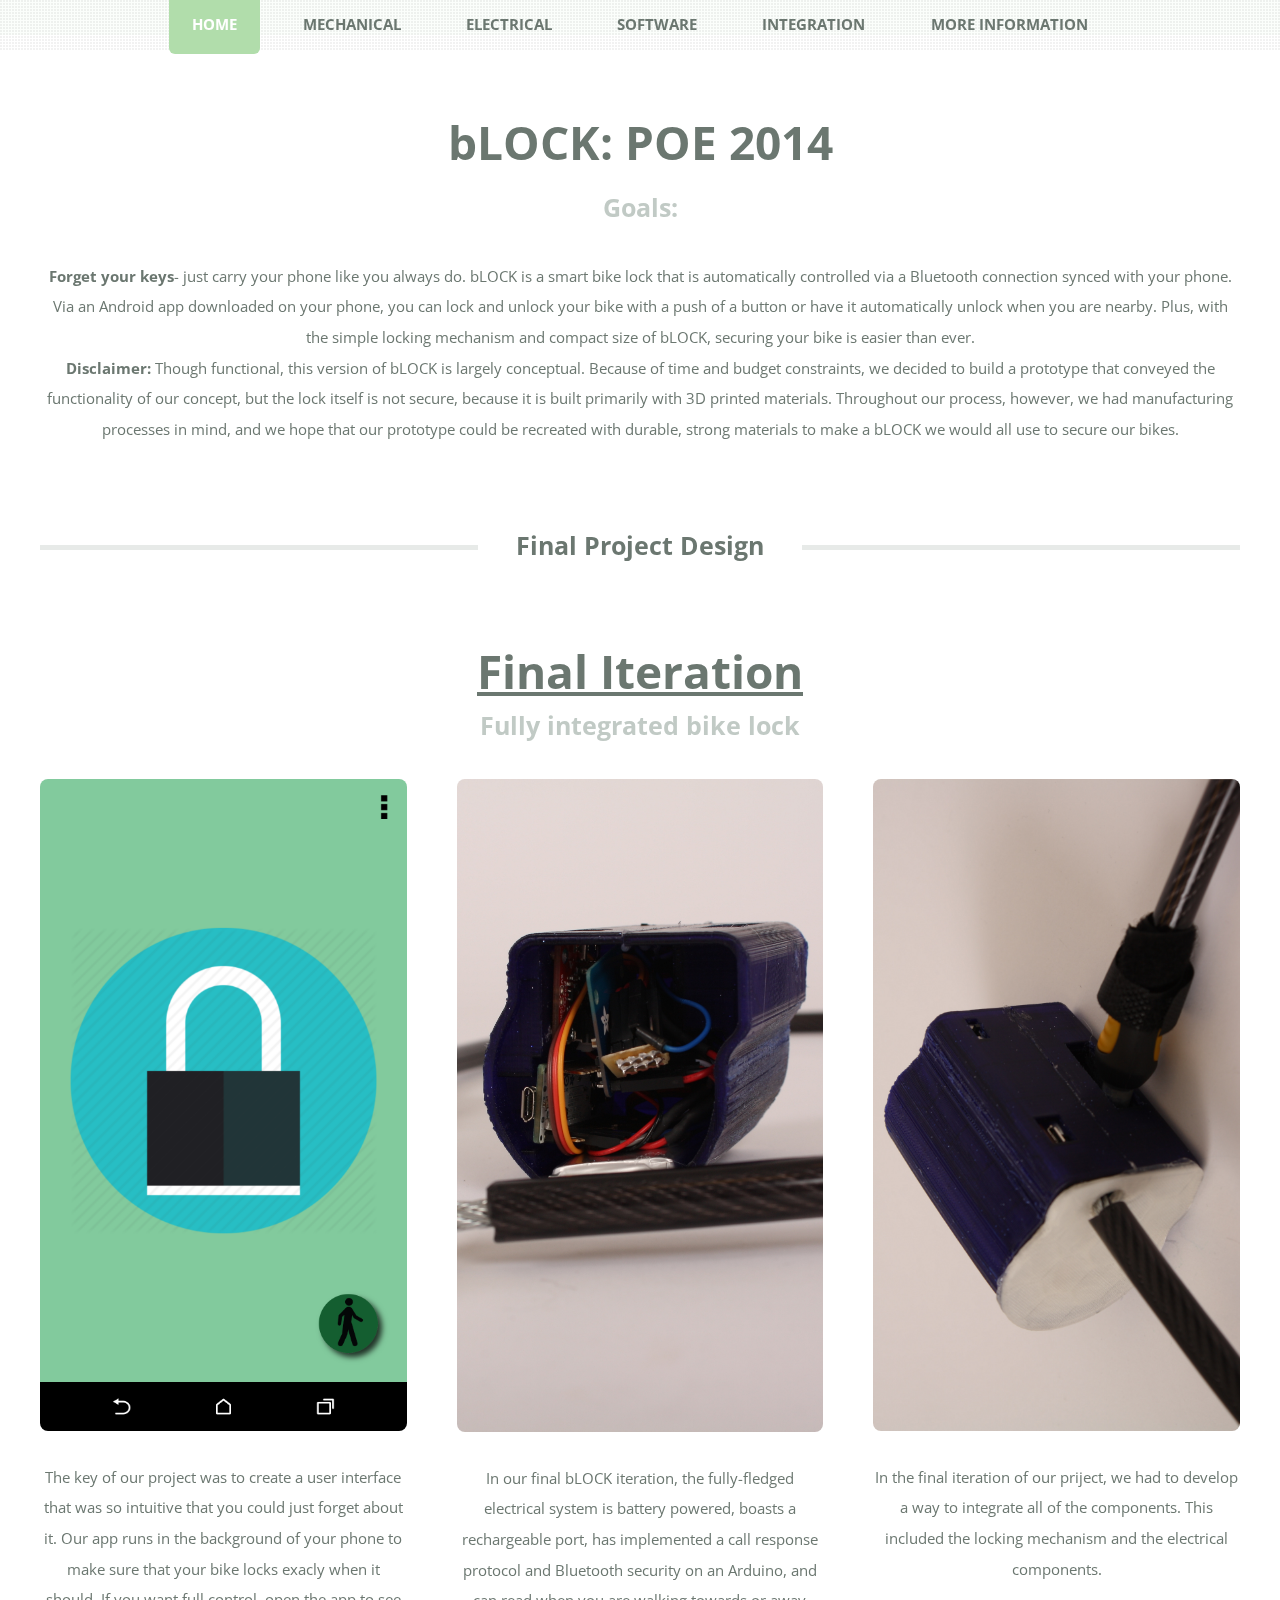
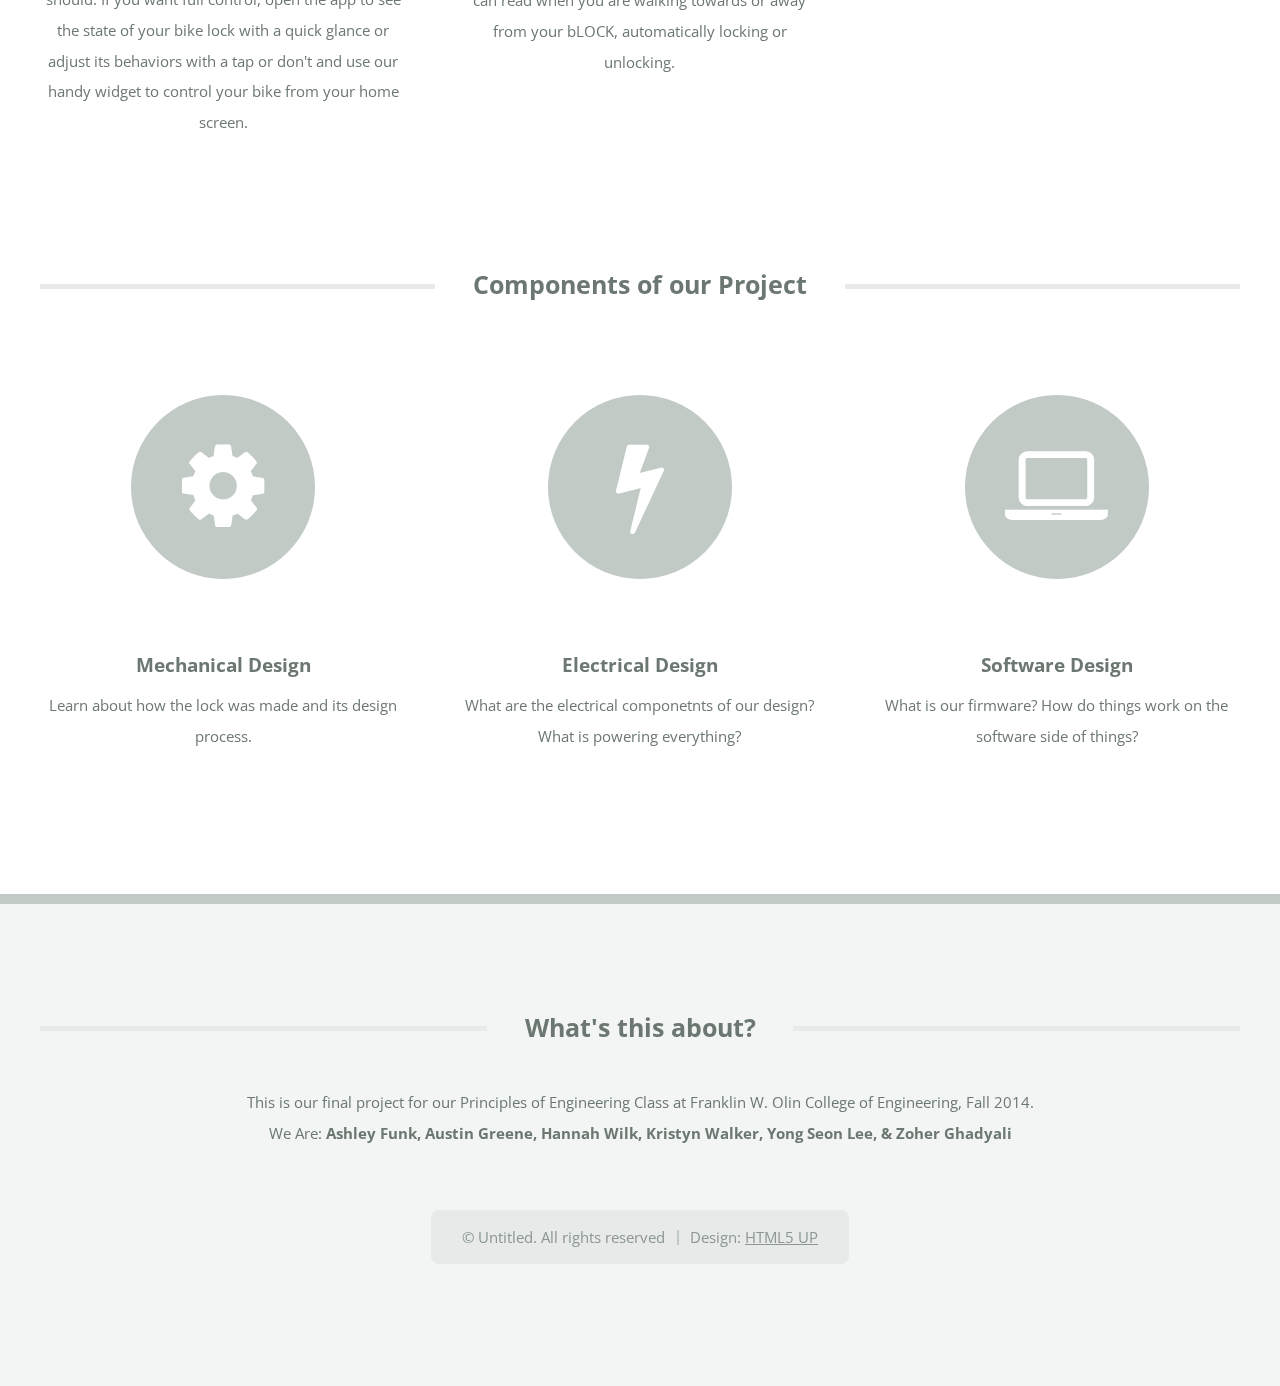
<file: index.html>
<!DOCTYPE HTML>
<!--
	TXT by HTML5 UP
	html5up.net | @n33co
	Free for personal and commercial use under the CCA 3.0 license (html5up.net/license)
-->
<html>
	<head>
		<title>bLOCK</title>
		<meta http-equiv="content-type" content="text/html; charset=utf-8" />
		<meta name="description" content="" />
		<meta name="keywords" content="" />
		<!--[if lte IE 8]><script src="css/ie/html5shiv.js"></script><![endif]-->
		<script src="js/jquery.min.js"></script>
		<script src="js/jquery.dropotron.min.js"></script>
		<script src="js/skel.min.js"></script>
		<script src="js/skel-layers.min.js"></script>
		<script src="js/init.js"></script>
		<noscript>
			<link rel="stylesheet" href="css/skel.css" />
			<link rel="stylesheet" href="css/style.css" />
			<link rel="stylesheet" href="css/style-desktop.css" />
		</noscript>
		<!--[if lte IE 8]><link rel="stylesheet" href="css/ie/v8.css" /><![endif]-->
	</head>
	<body class="homepage">
		<!-- Nav -->
			<nav id="nav" class="skel-layers-fixed">
				<ul>
					<li class="current"><a href="index.html">Home</a></li>
					<li><a href="MechanicalDesign.html">Mechanical</a></li>
					<li><a href="ElectricalDesign.html">Electrical</a></li>
					<li><a href="SoftwareDesign.html">Software</a></li>
					<li><a href="Integration.html">Integration</a></li>
					<li>
						<a href="">More Information</a>
						<ul>
							<li><a href="BudgetBreakdown.html">Budget Breakdown</a></li>
							<li><a href="ContactUs.html">About Us</a></li>
						</ul>
					</li>
				</ul>
			</nav>
		
		<!-- Banner -->
		<!-- 	<div id="banner-wrapper">
				<section id="banner">
					
					<h2>LOCK b</h2>
				
					<p>Brough to you by <b>Team Bike Smart</b></p>
				</section>
			</div>
 -->
		<!-- Main -->

			<div id="main-wrapper">
				<div id="main" class="container">
					
					<div class="row 200%">
						<div class="12u">
							
							<!-- Highlight -->
								<section class="box highlight">
								
									<header>
										<h2>bLOCK: POE 2014</h2>
										<p>Goals:</p>
									</header>
									<p1>
										
										<b>Forget your keys</b>- just carry your phone like you always do. bLOCK is a smart bike lock that is automatically controlled via a Bluetooth connection synced with your phone. Via an Android app downloaded on your phone, you can lock and unlock your bike with a push of a button or have it automatically unlock when you are nearby. Plus, with the simple locking mechanism and compact size of bLOCK, securing your bike is easier than ever. 

										<br><b>Disclaimer:</b> Though functional, this version of bLOCK is largely conceptual. Because of time and budget constraints, we decided to build a prototype that conveyed the functionality of our concept, but the lock itself is not secure, because it is built primarily with 3D printed materials. Throughout our process, however, we had manufacturing processes in mind, and we hope that our prototype could be recreated with durable, strong materials to make a bLOCK we would all use to secure our bikes. </br>
								</section>

						</div>
					</div>
					
					<div class="row 200%">
						

							<!-- Blog -->
								<section class="box blog">

									<h2 class="major"><span>Final Project Design</span></h2>

									<div>
										<div class="row">
											<div class="12u">
												<div class="box highlight">
													
													

												
													<!-- Featured Post -->
														<article class="box post">
															<header>
																<h3><a href="Integration.html"><u>Final Iteration</u></a></h3>
																<p>Fully integrated bike lock</p>
																
															</header>
															<div class="12u">
															<div class="row">
															<div class="4u">
															<a href="#" class="image featured"><img src="images/SWiteration4.png" alt="" /></a>
															<p>
																The key of our project was to create a user interface that was so intuitive that you could just forget about it. Our app runs in the background of your phone to make sure that your bike locks exacly when it should. If you want full control, open the app to see the state of your bike lock with a quick glance or adjust its behaviors with a tap or don't and use our handy widget to control your bike from your home screen.  
															</p>
															</div>
															
															<div class="4u">
															<a href="#" class="image featured"><img src="images/EFinal.JPG" alt="" /></a>
															<p>
																In our final bLOCK iteration, the fully-fledged electrical system is battery powered, boasts a rechargeable port, has implemented a call response protocol and Bluetooth security on an Arduino, and can read when you are walking towards or away from your bLOCK, automatically locking or unlocking.
															</p>
															</div>

															<div class="4u">
															<a href="#" class="image featured"><img src="images/Integration2.JPG" alt="" /></a>
															<p>
																In the final iteration of our priject, we had to develop a way to integrate all of the components. This included the locking mechanism and the electrical components. 
															</p>
															</div>
															</div>
														</article>
												
												</div>
											</div>
											
										</div>
									</div>
								</section>
							
						</div>
						<div class="row 200%">
						<div class="12u">

							<!-- Features -->
								<section class="box features">
									<h2 class="major"><span>Components of our Project</span></h2>
									<div>
										<div class="row">
											<div class="4u">
												
												<!-- Feature -->
													<section class="box highlight">
									
									<ul class="special">
										<li><a href="MechanicalDesign.html" class="icon fa-cog"></a></li>
									</ul>

														<h3><a href="#">
															Mechanical Design</a></h3>
														<p>
															Learn about how the lock was made and its design process.
														</p>
													</section>
										
											</div>
											<div class="4u">
												
												<!-- Feature -->
													<section class="box highlight">
									
									<ul class="special">
										<li><a href="ElectricalDesign.html" class="icon fa-bolt"></a></li>
									</ul>

														<h3><a href="ElectricalDesign.html">
															Electrical Design</a></h3>
														<p>
															What are the electrical componetnts of our design? What is powering everything?
														</p>
													</section>
										
											</div>
											<div class="4u">
												
												<!-- Feature -->
													<section class="box highlight">
									
									<ul class="special">
										<li><a href="SoftwareDesign.html" class="icon fa-laptop"></a></li>
									</ul>

														<h3><a href="SoftwareDesign">
															Software Design</a></h3>
														<p>
															What is our firmware? How do things work on the software side of things?
														</p>
													</section>
										
											</div>
											<div class="4u">
												
												<!-- Feature -->
													
											</div>
										</div>
										
									</div>
								</section>

						</div>
					</div>
					</div>
				</div>
			</div>

		<!-- Footer -->
			<footer id="footer" class="container">
				<div class="row 200%">
					<div class="12u">

						<!-- About -->
							<section>
								<h2 class="major"><span>What's this about?</span></h2>
								<p>
									This is our final project for our Principles of Engineering Class at Franklin W. Olin College of Engineering, Fall 2014.						
								
								<br> We Are: <b>Ashley Funk, Austin Greene, Hannah Wilk,  Kristyn Walker, Yong Seon Lee, & Zoher Ghadyali</b></br></p>

					</div>
				</div>

				<!-- Copyright -->
					<div id="copyright">
						<ul class="menu">
							<li>&copy; Untitled. All rights reserved</li><li>Design: <a href="http://html5up.net">HTML5 UP</a></li>
						</ul>
					</div>

			</footer>

	</body>
</html>
</file>
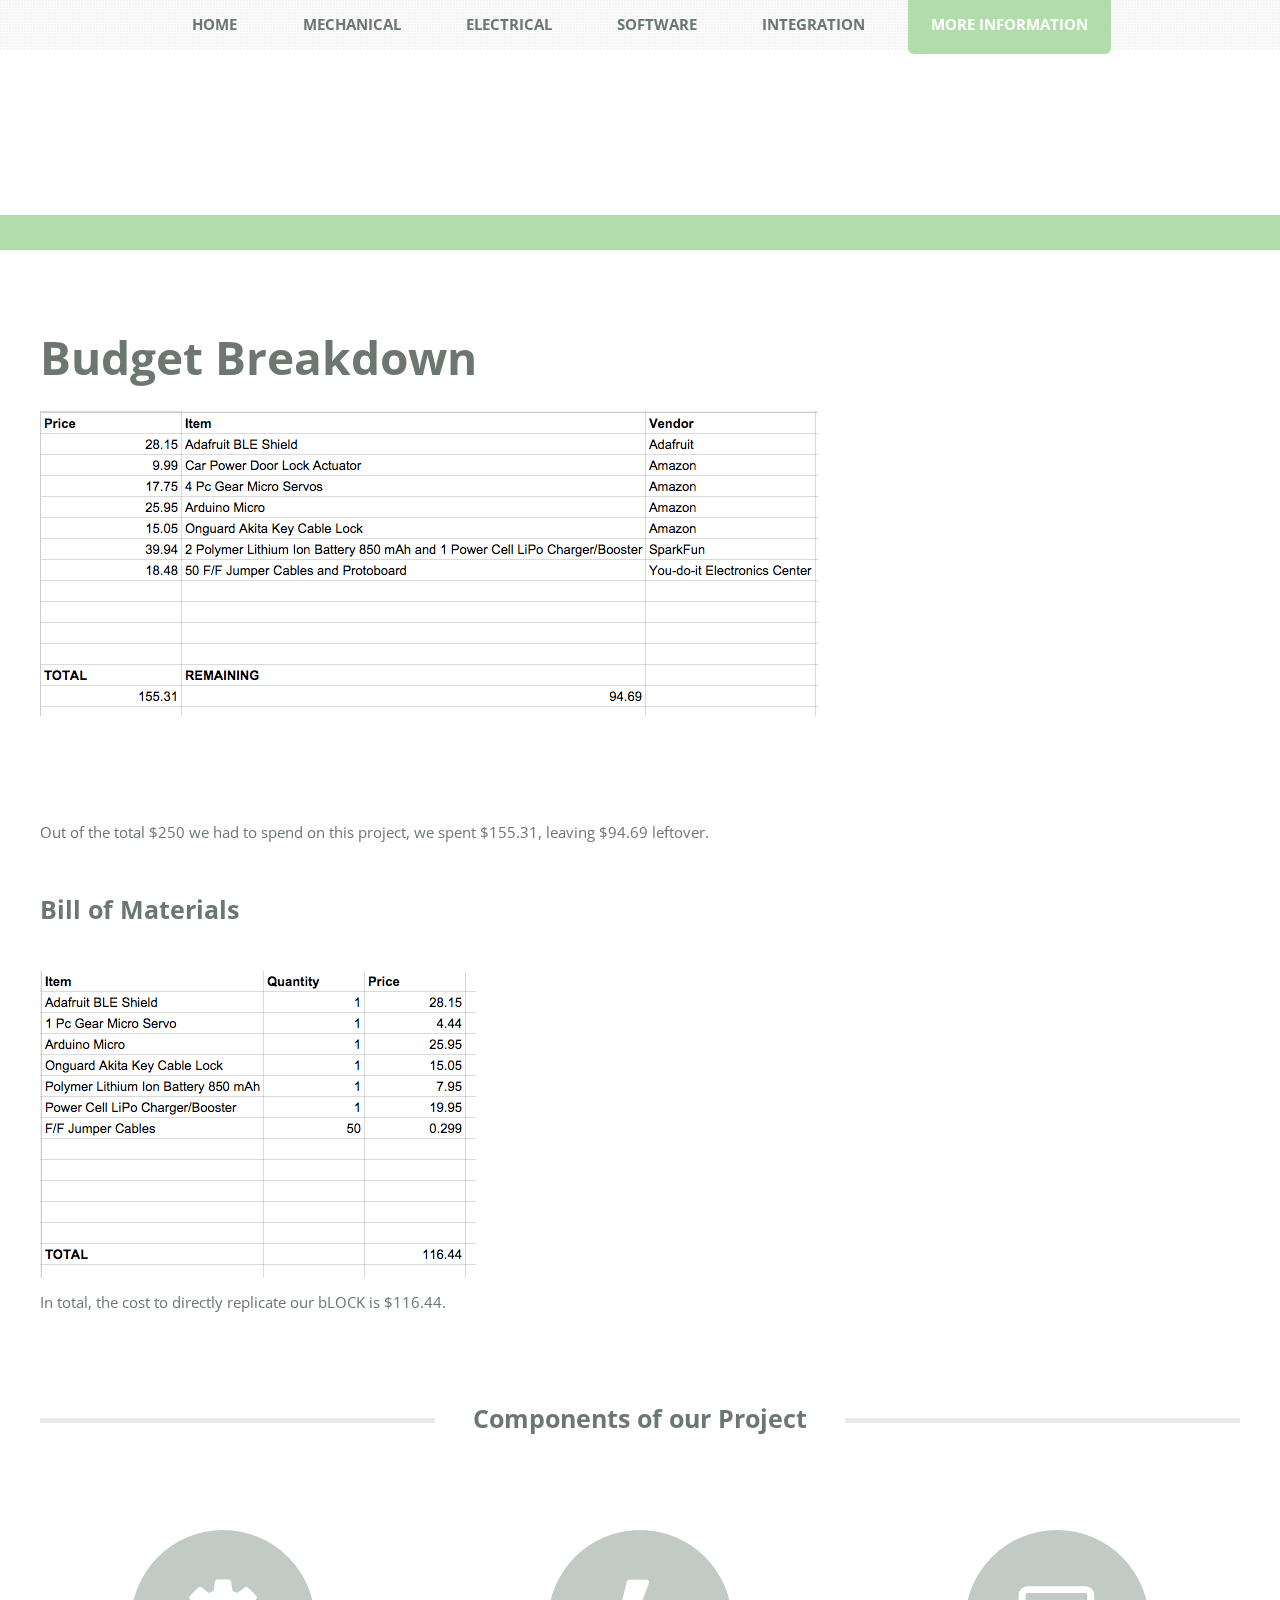
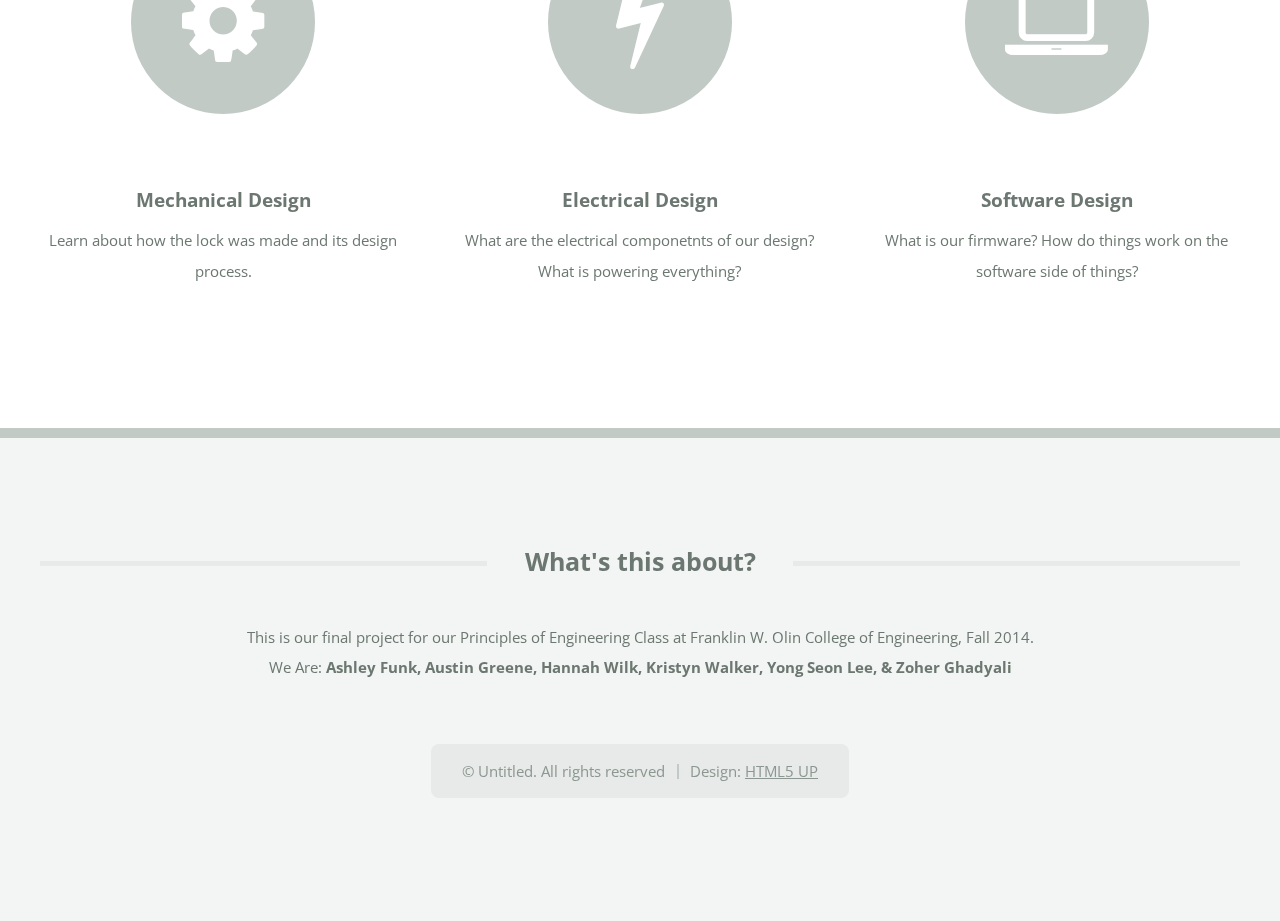
<file: BudgetBreakdown.html>
<!DOCTYPE HTML>
<!--
	TXT by HTML5 UP
	html5up.net | @n33co
	Free for personal and commercial use under the CCA 3.0 license (html5up.net/license)
-->
<html>
	<head>
		<title>Budget Breakdown</title>
		<meta http-equiv="content-type" content="text/html; charset=utf-8" />
		<meta name="description" content="" />
		<meta name="keywords" content="" />
		<!--[if lte IE 8]><script src="css/ie/html5shiv.js"></script><![endif]-->
		<script src="js/jquery.min.js"></script>
		<script src="js/jquery.dropotron.min.js"></script>
		<script src="js/skel.min.js"></script>
		<script src="js/skel-layers.min.js"></script>
		<script src="js/init.js"></script>
		<noscript>
			<link rel="stylesheet" href="css/skel.css" />
			<link rel="stylesheet" href="css/style.css" />
			<link rel="stylesheet" href="css/style-desktop.css" />
		</noscript>
		<!--[if lte IE 8]><link rel="stylesheet" href="css/ie/v8.css" /><![endif]-->
	</head>
	<body>

		<!-- Header -->
			<header id="header">
				
			</header>

		<!-- Nav -->
				<nav id="nav" class="skel-layers-fixed">
				<ul>
					<li><a href="index.html">Home</a></li>
					<li><a href="MechanicalDesign.html">Mechanical </a></li>
					<li><a href="ElectricalDesign.html">Electrical </a></li>
					<li><a href="SoftwareDesign.html">Software </a></li>
					<li><a href="Integration.html">Integration </a></li>
					<li class= "current">
						<a href="">More Information</a>
						<ul>
							<li><a href="BudgetBreakdown.html">Budget Breakdown</a></li>
							<li><a href="ContactUs.html">About Us</a></li>
						</ul>
					</li>
				</ul>
			</nav>
		
		<!-- Main -->
			<div id="main-wrapper">
				<div id="main" class="container">
					<div class="row">
						<div class="12u">
							<div class="content">
							
								<!-- Content -->
						
									<article class="box page-content">

										<header>
											<h2>Budget Breakdown</h2>
											<p></p>
	
										</header>

										<section>
												<img src="images/Budget.png">
										</section>

										</article>
									
										<section>
											<p>											
												Out of the total $250 we had to spend on this project, we spent $155.31, leaving $94.69 leftover.
											<h2>Bill of Materials</h2>
											</p>
												<img src="images/BOM.png">
											<p>
												In total, the cost to directly replicate our bLOCK is $116.44.
											</p>
										</section>

									</article>

							</div>
						</div>
					</div>
					<div class="row 200%">
						<div class="12u">

							<!-- Features -->
								<section class="box features">
									<h2 class="major"><span>Components of our Project</span></h2>
									<div>
										<div class="row">
											<div class="4u">
												
												<!-- Feature -->
													<section class="box highlight">
									
									<ul class="special">
										<li><a href="MechanicalDesign.html" class="icon fa-cog"></a></li>
									</ul>

														<h3><a href="#">
															Mechanical Design</a></h3>
														<p>
															Learn about how the lock was made and its design process.
														</p>
													</section>
										
											</div>
											<div class="4u">
												
												<!-- Feature -->
													<section class="box highlight">
									
									<ul class="special">
										<li><a href="ElectricalDesign.html" class="icon fa-bolt"></a></li>
									</ul>

														<h3><a href="ElectricalDesign.html">
															Electrical Design</a></h3>
														<p>
															What are the electrical componetnts of our design? What is powering everything?
														</p>
													</section>
										
											</div>
											<div class="4u">
												
												<!-- Feature -->
													<section class="box highlight">
									
									<ul class="special">
										<li><a href="SoftwareDesign.html" class="icon fa-laptop"></a></li>
									</ul>

														<h3><a href="SoftwareDesign">
															Software Design</a></h3>
														<p>
															What is our firmware? How do things work on the software side of things?
														</p>
													</section>
										
											</div>
											<div class="4u">
												
												<!-- Feature -->
													
											</div>
										</div>
										
									</div>
								</section>
						</div>
					</div>
				</div>
			</div>

		<!-- Footer -->
			<footer id="footer" class="container">
				<div class="row 200%">
					<div class="12u">

						<!-- About -->
							<section>
								<h2 class="major"><span>What's this about?</span></h2>
								<p>
									This is our final project for our Principles of Engineering Class at Franklin W. Olin College of Engineering, Fall 2014.						
								
								<br> We Are: <b>Ashley Funk, Austin Greene, Hannah Wilk,  Kristyn Walker, Yong Seon Lee, & Zoher Ghadyali</b></br></p>

					</div>
				</div>

				<!-- Copyright -->
					<div id="copyright">
						<ul class="menu">
							<li>&copy; Untitled. All rights reserved</li><li>Design: <a href="http://html5up.net">HTML5 UP</a></li>
						</ul>
					</div>

			</footer>

	</body>
</html>
</file>
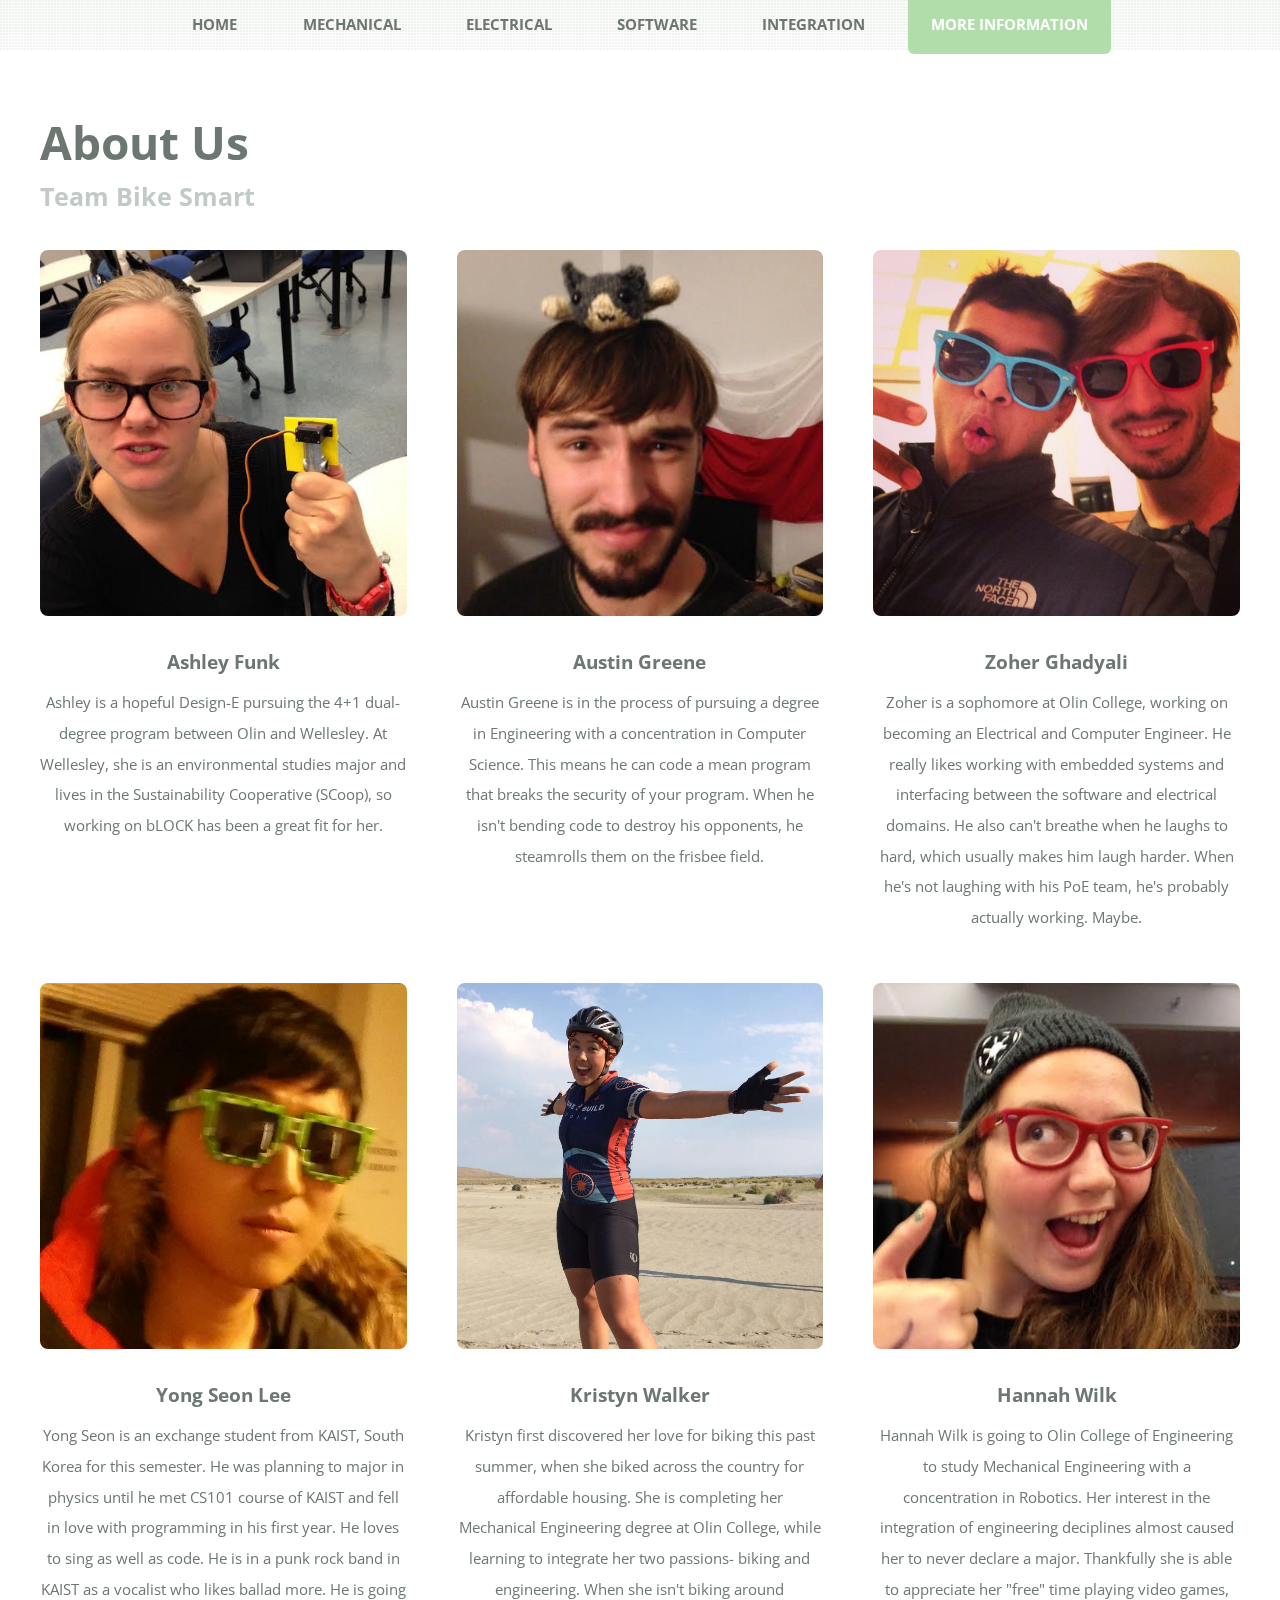
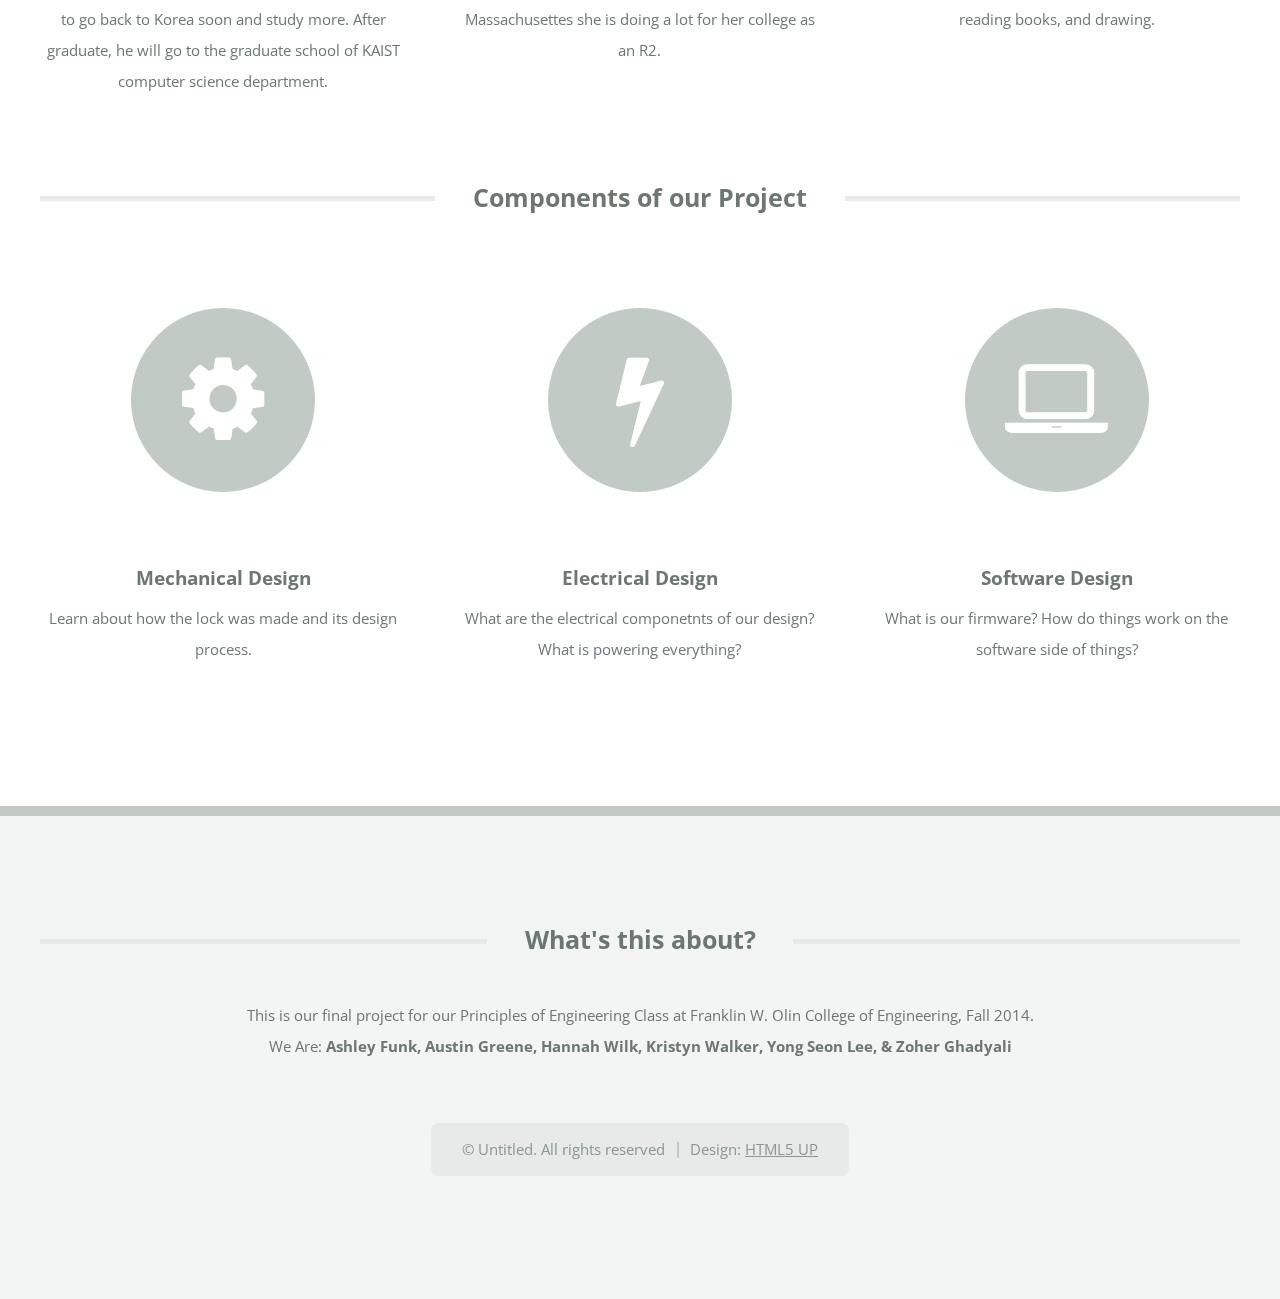
<file: ContactUs.html>
<!DOCTYPE HTML>
<!--
	TXT by HTML5 UP
	html5up.net | @n33co
	Free for personal and commercial use under the CCA 3.0 license (html5up.net/license)
-->
<html>
	<head>
		<title>About Us</title>
		<meta http-equiv="content-type" content="text/html; charset=utf-8" />
		<meta name="description" content="" />
		<meta name="keywords" content="" />
		<!--[if lte IE 8]><script src="css/ie/html5shiv.js"></script><![endif]-->
		<script src="js/jquery.min.js"></script>
		<script src="js/jquery.dropotron.min.js"></script>
		<script src="js/skel.min.js"></script>
		<script src="js/skel-layers.min.js"></script>
		<script src="js/init.js"></script>
		<noscript>
			<link rel="stylesheet" href="css/skel.css" />
			<link rel="stylesheet" href="css/style.css" />
			<link rel="stylesheet" href="css/style-desktop.css" />
		</noscript>
		<!--[if lte IE 8]><link rel="stylesheet" href="css/ie/v8.css" /><![endif]-->
	</head>
	<body>

		<!-- Header -->
		<!-- Nav -->
			<nav id="nav" class="skel-layers-fixed">
				<ul>
					<li><a href="index.html">Home</a></li>
					<li><a href="MechanicalDesign.html">Mechanical</a></li>
					<li><a href="ElectricalDesign.html">Electrical</a></li>
					<li><a href="SoftwareDesign.html">Software</a></li>
					<li><a href="Integration.html">Integration</a></li>
					<li class= "current">
						<a href="">More Information</a>
						<ul>
							<li><a href="BudgetBreakdown.html">Budget Breakdown</a></li>
							<li class= "current"><a href="ContactUs.html">Contact Us</a></li>
						</ul>
					</li>
				</ul>
			</nav>
		
		<!-- Main -->
			<div id="main-wrapper">
				<div id="main" class="container">
					<div class="row">
						<div class="12u">
							<div class="content">
								<!-- Content -->
									<article class="box page-content">
										<header>
											<h2>About Us</h2>
											<p>Team Bike Smart</p>
										</header>

										<section>

											<div>
												<div class="row">
													<div class="4u">
														
														<!-- Feature -->
															<section class="box feature">
																<a href="#" class="image featured"><img src="images/Afunk.jpg" alt="" /></a>
																<h3><a href="#">Ashley Funk</a></h3>
																<p>
																	Ashley is a hopeful Design-E pursuing the 4+1 dual-degree program between Olin and Wellesley. At Wellesley, she is an environmental studies major and lives in the Sustainability Cooperative (SCoop), so working on bLOCK has been a great fit for her. 
																</p>
															</section>
												
													</div>
													<div class="4u">
														
														<!-- Feature -->
															<section class="box feature">
																<a href="https://www.coroflot.com/jaustingreene/portfolio" class="image featured"><img src="images/Agreene.jpg" alt="" /></a>
																<h3><a href="https://www.coroflot.com/jaustingreene/portfolio">Austin Greene</a></h3>
																<p>
																	Austin Greene is in the process of pursuing a degree in Engineering with a concentration in Computer Science. This means he can code a mean program that breaks the security of your program. When he isn't bending code to destroy his opponents, he steamrolls them on the frisbee field. 
																</p>
															</section>
												
													</div>
													<div class="4u">
														
														<!-- Feature -->
															<section class="box feature">
																<a href="http://zoherghadyali.me" class="image featured"><img src="images/ZG.jpg" alt="" /></a>
																<h3><a href="http://zoherghadyali.me">Zoher Ghadyali</a></h3>
																<p>
																	Zoher is a sophomore at Olin College, working on becoming an Electrical and Computer Engineer. He really likes working with embedded systems and interfacing between the software and electrical domains. He also can't breathe when he laughs to hard, which usually makes him laugh harder. When he's not laughing with his PoE team, he's probably actually working. Maybe.
																</p>
															</section>
													</div>
												</div>
												<div class="row">
													<div class="4u">
														<!-- Feature -->
															<section class="box feature">
																<a href="#" class="image featured"><img src="images/YSLee.jpg" alt="" /></a>
																<h3><a href="#">Yong Seon Lee</a></h3>
																<p>
																	Yong Seon is an exchange student from KAIST, South Korea for this semester. 
																	He was planning to major in physics 
																	until he met CS101 course of KAIST and fell in love with programming in his first year. 
																	He loves to sing as well as code. He is in a punk rock band in KAIST as a vocalist who likes ballad more. 
																	He is going to go back to Korea soon and study more. 
																	After graduate, he will go to the graduate school of KAIST computer science department.
															</section>
												
													</div>
													<div class="4u">
														<!-- Feature -->
															<section class="box feature">
																<a href="https://www.kristynwalker.com" class="image featured"><img src="images/KWalker.jpg" alt="" /></a>
																<h3><a href="http://www.kristynwalker.com">Kristyn Walker</a></h3>
																<p>Kristyn first discovered her love for biking this past summer, when she biked across the country for affordable housing. She is completing her Mechanical Engineering degree at Olin College, while learning to integrate her two passions- biking and engineering. When she isn't biking around Massachusettes she is doing a lot for her college as an R2.														
																</p>
															</section>
													</div>
													<div class="4u">
															
														<!-- Feature -->
															<section class="box feature">
																<a href="https://hwilk.github.io" class="image featured"><img src="images/Hwilk.jpg" alt="" /></a>
																<h3><a href="https://hwilk.github.io">Hannah Wilk</a></h3>
																<p>
																	Hannah Wilk is going to Olin College of Engineering to study Mechanical Engineering with a concentration in Robotics. Her interest in the integration of engineering deciplines almost caused her to never declare a major. Thankfully she is able to appreciate her "free" time playing video games, reading books, and drawing.
																</p>
															</section>
													</div>
												</div>
											</div>
										</section>
									</article>	
							</div>
						</div>
					</div>
					
					<div class="row 200%">
						<div class="12u">

							<!-- Features -->
								<section class="box features">
									<h2 class="major"><span>Components of our Project</span></h2>
									<div>
										<div class="row">
											<div class="4u">
												
												<!-- Feature -->
													<section class="box highlight">
									
									<ul class="special">
										<li><a href="MechanicalDesign.html" class="icon fa-cog"></a></li>
									</ul>

														<h3><a href="#">
															Mechanical Design</a></h3>
														<p>
															Learn about how the lock was made and its design process.
														</p>
													</section>
										
											</div>
											<div class="4u">
												
												<!-- Feature -->
													<section class="box highlight">
									
									<ul class="special">
										<li><a href="ElectricalDesign.html" class="icon fa-bolt"></a></li>
									</ul>

														<h3><a href="ElectricalDesign.html">
															Electrical Design</a></h3>
														<p>
															What are the electrical componetnts of our design? What is powering everything?
														</p>
													</section>
										
											</div>
											<div class="4u">
												
												<!-- Feature -->
													<section class="box highlight">
									
									<ul class="special">
										<li><a href="SoftwareDesign.html" class="icon fa-laptop"></a></li>
									</ul>

														<h3><a href="SoftwareDesign">
															Software Design</a></h3>
														<p>
															What is our firmware? How do things work on the software side of things?
														</p>
													</section>
										
											</div>
											<div class="4u">
												
												<!-- Feature -->
													
											</div>
										</div>
										
									</div>
								</section>

						</div>
					</div>
				</div>
			</div>

		<!-- Footer -->
			<footer id="footer" class="container">
				<div class="row 200%">
					<div class="12u">

						<!-- About -->
							<section>
								<h2 class="major"><span>What's this about?</span></h2>
								<p>
									This is our final project for our Principles of Engineering Class at Franklin W. Olin College of Engineering, Fall 2014.						
								
								<br> We Are: <b>Ashley Funk, Austin Greene, Hannah Wilk,  Kristyn Walker, Yong Seon Lee, & Zoher Ghadyali</b></br></p>

					</div>
				</div>

				<!-- Copyright -->
					<div id="copyright">
						<ul class="menu">
							<li>&copy; Untitled. All rights reserved</li><li>Design: <a href="http://html5up.net">HTML5 UP</a></li>
						</ul>
					</div>

			</footer>

	</body>
</html>
</file>
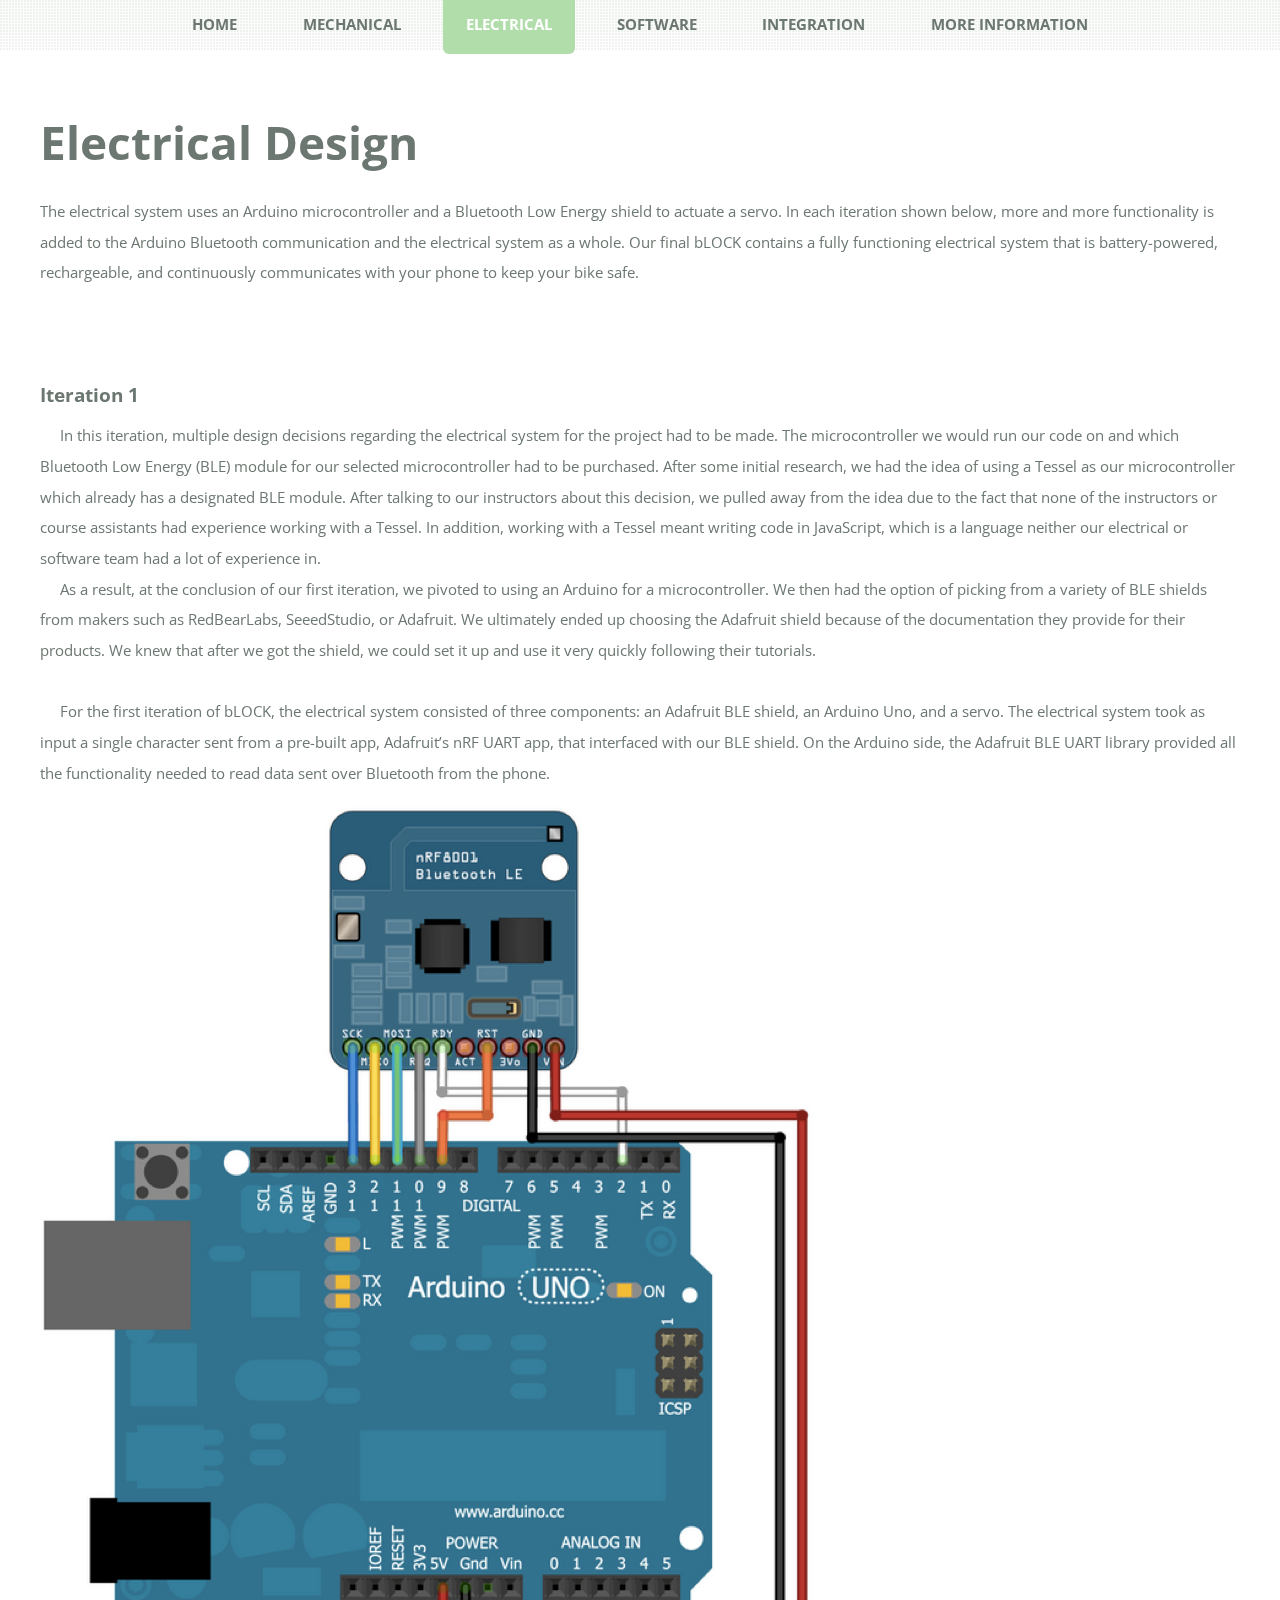
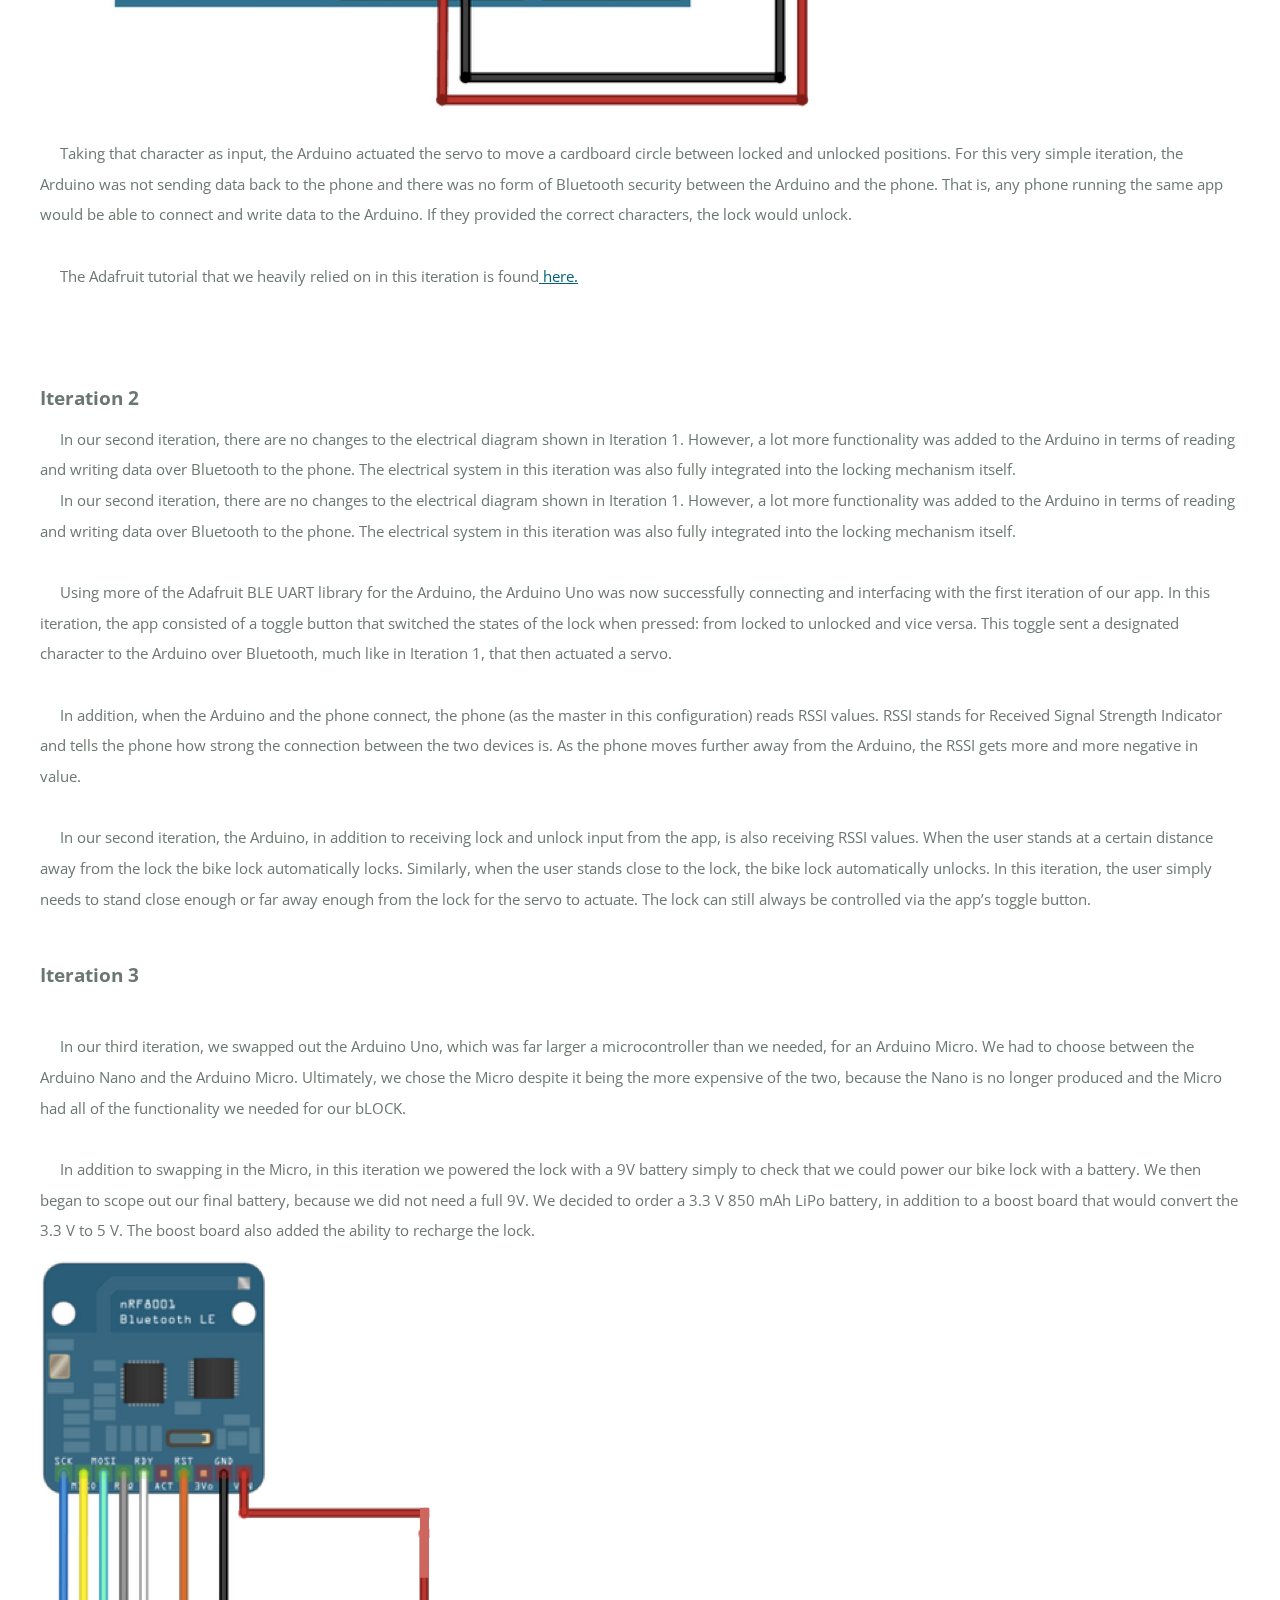
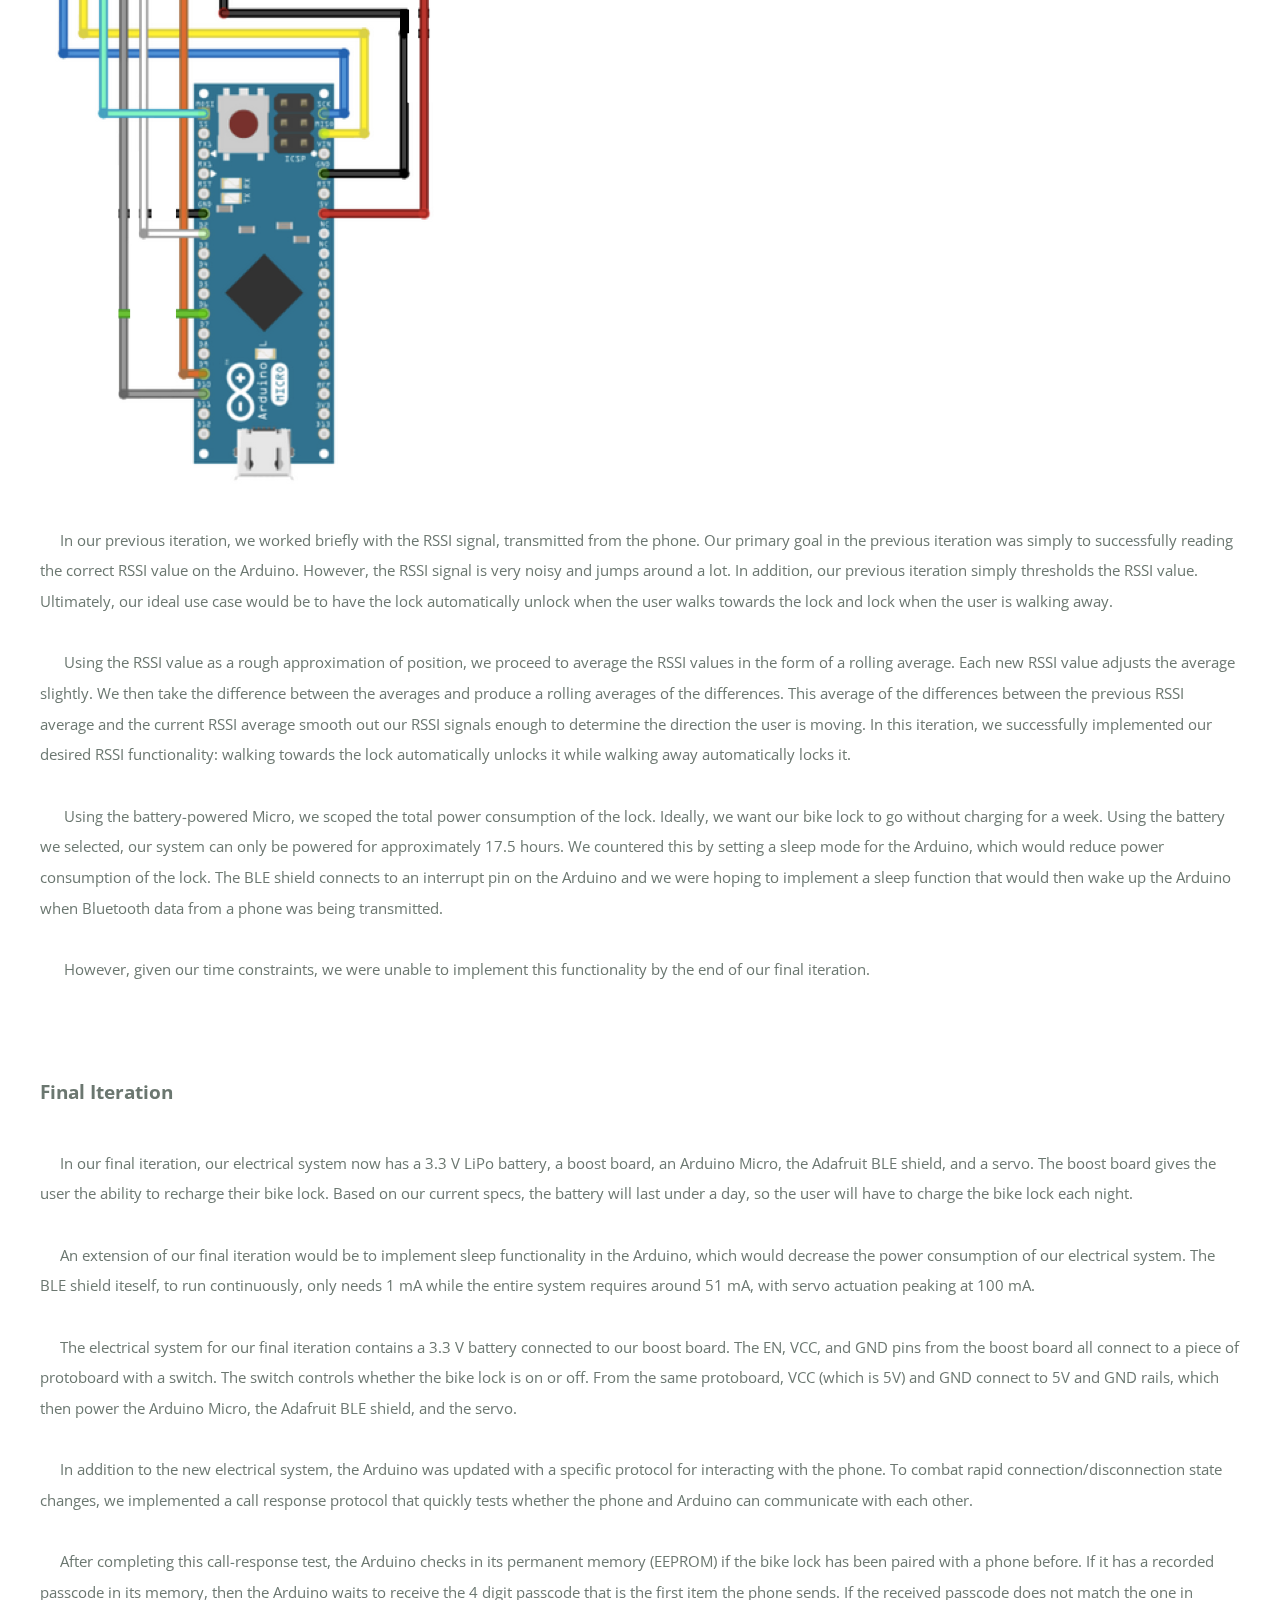
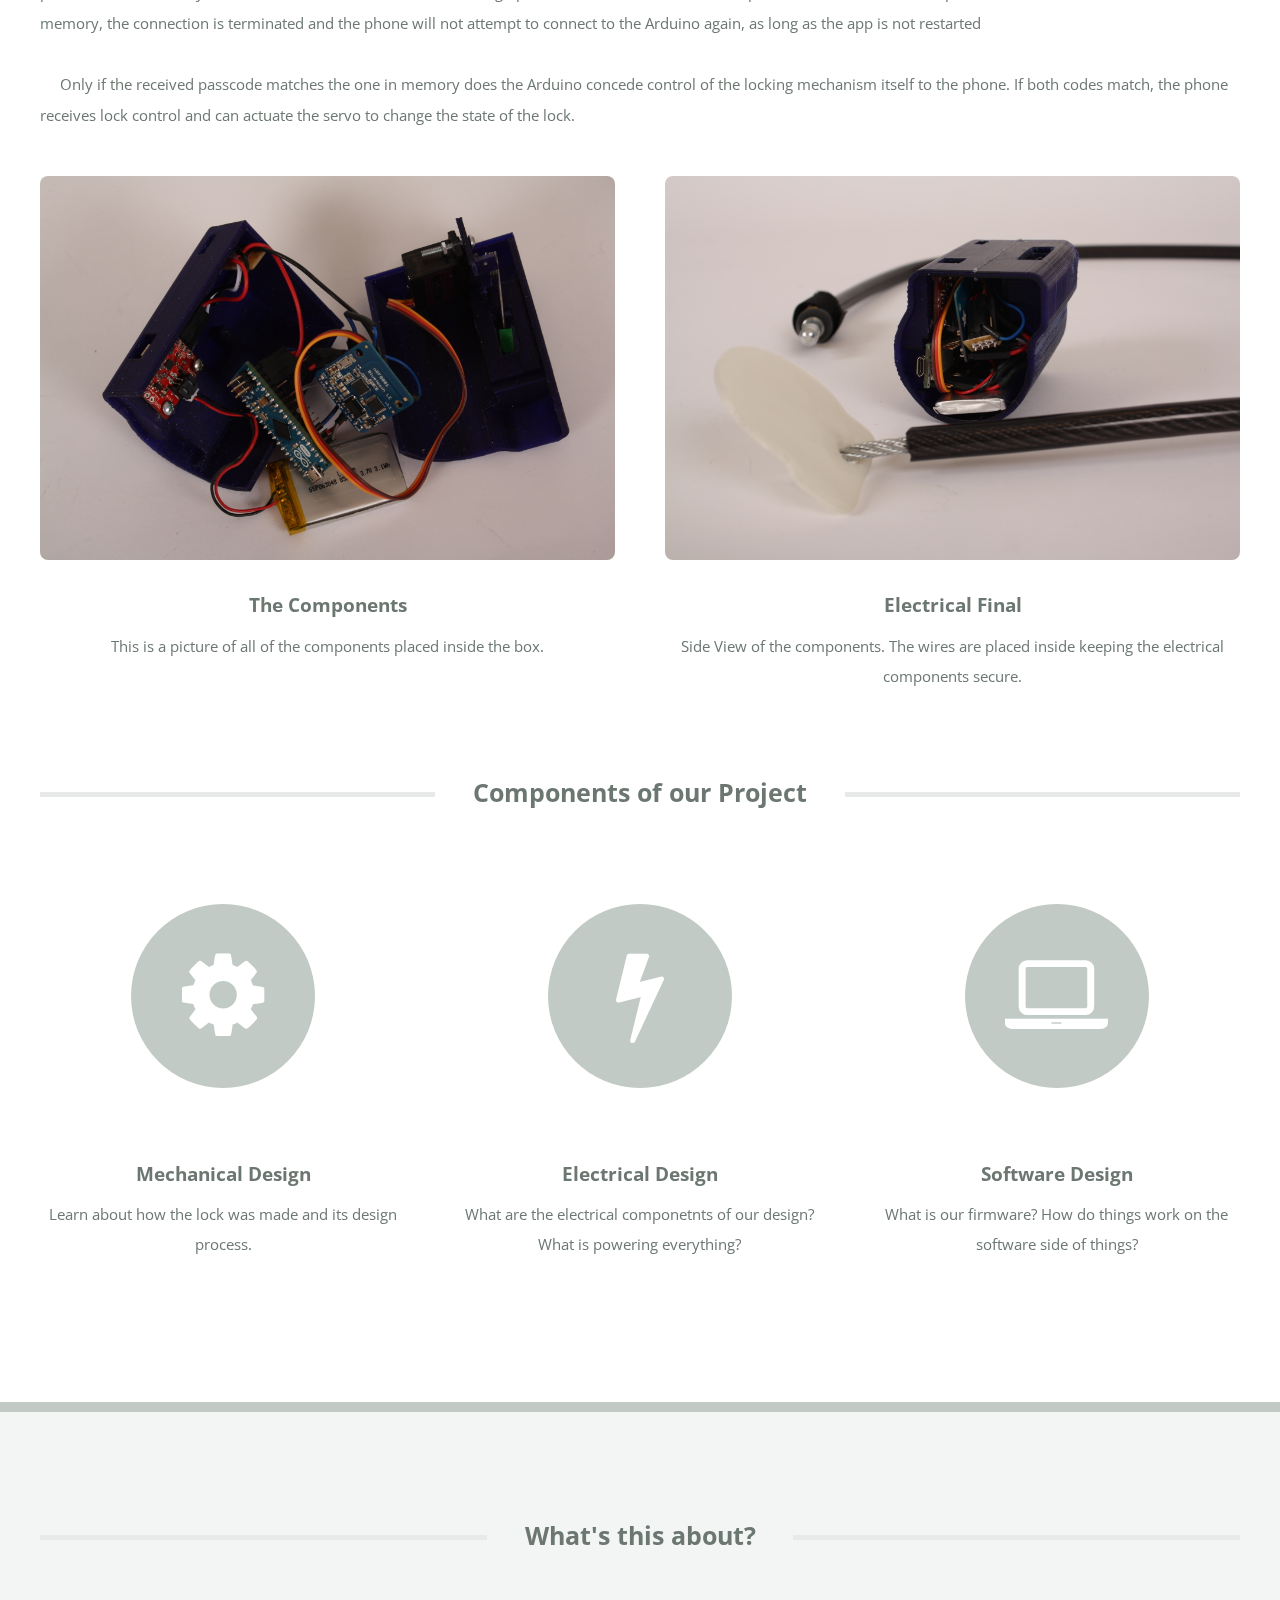
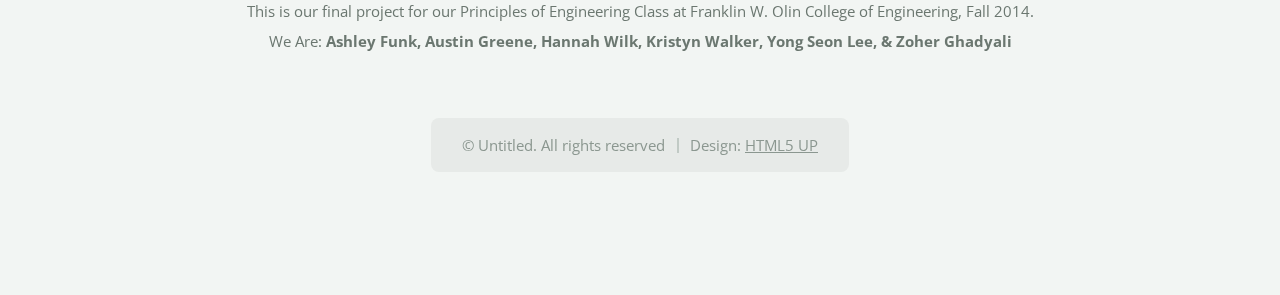
<file: ElectricalDesign.html>
<!DOCTYPE HTML>
<!--
	TXT by HTML5 UP
	html5up.net | @n33co
	Free for personal and commercial use under the CCA 3.0 license (html5up.net/license)
-->
<html>
	<head>
		<title>Electical Design</title>
		<meta http-equiv="content-type" content="text/html; charset=utf-8" />
		<meta name="description" content="" />
		<meta name="keywords" content="" />
		<!--[if lte IE 8]><script src="css/ie/html5shiv.js"></script><![endif]-->
		<script src="js/jquery.min.js"></script>
		<script src="js/jquery.dropotron.min.js"></script>
		<script src="js/skel.min.js"></script>
		<script src="js/skel-layers.min.js"></script>
		<script src="js/init.js"></script>
		<noscript>
			<link rel="stylesheet" href="css/skel.css" />
			<link rel="stylesheet" href="css/style.css" />
			<link rel="stylesheet" href="css/style-desktop.css" />
		</noscript>
		<!--[if lte IE 8]><link rel="stylesheet" href="css/ie/v8.css" /><![endif]-->
	</head>
	<body>

		<!-- Nav -->
		<nav id="nav" class="skel-layers-fixed">
				<ul>
					<li><a href="index.html">Home</a></li>
					<li><a href="MechanicalDesign.html">Mechanical</a></li>
					<li class="current"><a href="ElectricalDesign.html">Electrical</a></li>
					<li><a href="SoftwareDesign.html">Software</a></li>
					<li><a href="Integration.html">Integration</a></li>
					<li>
						<a href="">More Information</a>
						<ul>
							<li><a href="BudgetBreakdown.html">Budget Breakdown</a></li>
							<li><a href="ContactUs.html">About Us</a></li>
						</ul>
					</li>
				</ul>
			</nav>
		<!-- Main -->
			<div id="main-wrapper">
				<div id="main" class="container">
					<div class="row">
						<div class="12u">
							<div class="content">
							
								<!-- Content -->
						
									<article class="box page-content">

										<header>
											<h2>Electrical Design</h2>
										</header>
										<section>
											<p>The electrical system uses an Arduino microcontroller and a Bluetooth Low Energy shield to actuate a servo. In each iteration shown below, more and more functionality is added to the Arduino Bluetooth communication and the electrical system as a whole. Our final bLOCK contains a fully functioning electrical system that is battery-powered, rechargeable, and continuously communicates with your phone to keep your bike safe.
											</section>
										
										<section>
											<h3>Iteration 1
											</h3>
											<p>
												&nbsp;&nbsp;&nbsp;&nbsp;&nbsp;In this iteration, multiple design decisions regarding the electrical system for the project had to be made. The microcontroller we would run our code on and which Bluetooth Low Energy (BLE) module for our selected microcontroller had to be purchased. After some initial research, we had the idea of using a Tessel as our microcontroller which already has a designated BLE module. After talking to our instructors about this decision, we pulled away from the idea due to the fact that none of the instructors or course assistants had experience working with a Tessel. In addition, working with a Tessel meant writing code in JavaScript, which is a language neither our electrical or software team had a lot of experience in.
												<br>&nbsp;&nbsp;&nbsp;&nbsp;&nbsp;As a result, at the conclusion of our first iteration, we pivoted to using an Arduino for a microcontroller. We then had the option of picking from a variety of BLE shields from makers such as RedBearLabs, SeeedStudio, or Adafruit. We ultimately ended up choosing the Adafruit shield because of the documentation they provide for their products. We knew that after we got the shield, we could set it up and use it very quickly following their tutorials.</br>

												<br>&nbsp;&nbsp;&nbsp;&nbsp;&nbsp;For the first iteration of bLOCK, the electrical system consisted of three components: an Adafruit BLE shield, an Arduino Uno, and a servo. The electrical system took as input a single character sent from a pre-built app, Adafruit’s  nRF UART app, that interfaced with our BLE shield. On the Arduino side, the Adafruit BLE UART library provided all the functionality needed to read data sent over Bluetooth from the phone.
												
												</br>

												<img src="images/Iteration_1.png">

												<br>&nbsp;&nbsp;&nbsp;&nbsp;&nbsp;Taking that character as input, the Arduino actuated the servo to move a cardboard circle between locked and unlocked positions. For this very simple iteration, the Arduino was not sending data back to the phone and there was no form of Bluetooth security between the Arduino and the phone. That is, any phone running the same app would be able to connect and write data to the Arduino. If they provided the correct characters, the lock would unlock.</br>

												<br>&nbsp;&nbsp;&nbsp;&nbsp;&nbsp;The Adafruit tutorial that we heavily relied on in this iteration is found<a href="https://learn.adafruit.com/getting-started-with-the-nrf8001-bluefruit-le-breakout/introduction"> here.</a></br>

											</p>
										</section>
										
										<section>
											<h3>Iteration 2</h3>
											<p>
												&nbsp;&nbsp;&nbsp;&nbsp;&nbsp;In our second iteration, there are no changes to the electrical diagram shown in Iteration 1. However, a lot more functionality was added to the Arduino in terms of reading and writing data over Bluetooth to the phone. The electrical system in this iteration was also fully integrated into the locking mechanism itself.
												<br>&nbsp;&nbsp;&nbsp;&nbsp;&nbspIn our second iteration, there are no changes to the electrical diagram shown in Iteration 1. However, a lot more functionality was added to the Arduino in terms of reading and writing data over Bluetooth to the phone. The electrical system in this iteration was also fully integrated into the locking mechanism itself.</br>
												<br>&nbsp;&nbsp;&nbsp;&nbsp;&nbsp;Using more of the Adafruit BLE UART library for the Arduino, the Arduino Uno was now successfully connecting and interfacing with the first iteration of our app. In this iteration, the app consisted of a toggle button that switched the states of the lock when pressed: from locked to unlocked and vice versa. This toggle sent a designated character to the Arduino over Bluetooth, much like in Iteration 1, that then actuated a servo.
</br>
												<br>&nbsp;&nbsp;&nbsp;&nbsp;&nbsp;In addition, when the Arduino and the phone connect, the phone (as the master in this configuration) reads RSSI values. RSSI stands for Received Signal Strength Indicator and tells the phone how strong the connection between the two devices is. As the phone moves further away from the Arduino, the RSSI gets more and more negative in value.</br>
												<br>&nbsp;&nbsp;&nbsp;&nbsp;&nbsp;In our second iteration, the Arduino, in addition to receiving lock and unlock input from the app, is also receiving RSSI values. When the user stands at a certain distance away from the lock the bike lock automatically locks. Similarly, when the user stands close to the lock, the bike lock automatically unlocks. In this iteration, the user simply needs to stand close enough or far away enough from the lock for the servo to actuate. The lock can still always be controlled via the app’s toggle button.</br>



											</p>
											
										<section>
											<h3>Iteration 3</h3>
											<p>
												<br>&nbsp;&nbsp;&nbsp;&nbsp;&nbsp;In our third iteration, we swapped out the Arduino Uno, which was far larger a microcontroller than we needed, for an Arduino Micro. We had to choose between the Arduino Nano and the Arduino Micro. Ultimately, we chose the Micro despite it being the more expensive of the two, because the Nano is no longer produced and the Micro had all of the functionality we needed for our bLOCK.
</br>
												<br>&nbsp;&nbsp;&nbsp;&nbsp;&nbsp;In addition to swapping in the Micro, in this iteration we powered the lock with a 9V battery simply to check that we could power our bike lock with a battery. We then began to scope out our final battery, because we did not need a full 9V. We decided to order a 3.3 V 850 mAh LiPo battery, in addition to a boost board that would convert the 3.3 V to 5 V. The boost board also added the ability to recharge the lock.</br>

												<img src="images/Iteration_3.png">
												<br>&nbsp;&nbsp;&nbsp;&nbsp;&nbsp;In our previous iteration, we worked briefly with the RSSI signal, transmitted from the phone. Our primary goal in the previous iteration was simply to successfully reading the correct RSSI value on the Arduino. However, the RSSI signal is very noisy and jumps around a lot. In addition, our previous iteration simply thresholds the RSSI value. Ultimately, our ideal use case would be to have the lock automatically unlock when the user walks towards the lock and lock when the user is walking away.

 </br>
												<br>&nbsp;&nbsp;&nbsp;&nbsp;&nbsp;
Using the RSSI value as a rough approximation of position, we proceed to average the RSSI values in the form of a rolling average. Each new RSSI value adjusts the average slightly. We then take the difference between the averages and produce a rolling averages of the differences. This average of the differences between the previous RSSI average and the current RSSI average smooth out our RSSI signals enough to determine the direction the user is moving. In this iteration, we successfully implemented our desired RSSI functionality: walking towards the lock automatically unlocks it while walking away automatically locks it.</br>
<br>&nbsp;&nbsp;&nbsp;&nbsp;&nbsp;
Using the battery-powered Micro, we scoped the total power consumption of the lock. Ideally, we want our bike lock to go without charging for a week. Using the battery we selected, our system can only be powered for approximately 17.5 hours. We countered this by setting a sleep mode for the Arduino, which would reduce power consumption of the lock. The BLE shield connects to an interrupt pin on the Arduino and we were hoping to implement a sleep function that would then wake up the Arduino when Bluetooth data from a phone was being transmitted.</br>
<br>&nbsp;&nbsp;&nbsp;&nbsp;&nbsp;
However, given our time constraints, we were unable to implement this functionality by the end of our final iteration.</br>
											
											</p>
										</section>
										<section>
											<h3>Final Iteration</h3>
											<p>
												<br>&nbsp;&nbsp;&nbsp;&nbsp;&nbsp;In our final iteration, our electrical system now has a 3.3 V LiPo battery, a boost board, an Arduino Micro, the Adafruit BLE shield, and a servo. The boost board gives the user the ability to recharge their bike lock. Based on our current specs, the battery will last under a day, so the user will have to charge the bike lock each night.

</br>
												<br>&nbsp;&nbsp;&nbsp;&nbsp;&nbsp;An extension of our final iteration would be to implement sleep functionality in the Arduino, which would decrease the power consumption of our electrical system. The BLE shield iteself, to run continuously, only needs 1 mA while the entire system requires around 51 mA, with servo actuation peaking at 100 mA.
</br>
												<br>&nbsp;&nbsp;&nbsp;&nbsp;&nbsp;The electrical system for our final iteration contains a 3.3 V battery connected to our boost board. The EN, VCC, and GND pins from the boost board all connect to a piece of protoboard with a switch. The switch controls whether the bike lock is on or off. From the same protoboard, VCC (which is 5V) and GND connect to 5V and GND rails, which then power the Arduino Micro, the Adafruit BLE shield, and the servo.

 </br>
												<br>&nbsp;&nbsp;&nbsp;&nbsp;&nbsp;In addition to the new electrical system, the Arduino was updated with a specific protocol for interacting with the phone. To combat rapid connection/disconnection state changes, we implemented a call response protocol that quickly tests whether the phone and Arduino can communicate with each other.</br>
												<br>&nbsp;&nbsp;&nbsp;&nbsp;&nbsp;After completing this call-response test, the Arduino checks in its permanent memory (EEPROM) if the bike lock has been paired with a phone before. If it has a recorded passcode in its memory, then the Arduino waits to receive the 4 digit passcode that is the first item the phone sends. If the received passcode does not match the one in memory, the connection is terminated and the phone will not attempt to connect to the Arduino again, as long as the app is not restarted</br>
												<br>&nbsp;&nbsp;&nbsp;&nbsp;&nbsp;Only if the received passcode matches the one in memory does the Arduino concede control of the locking mechanism itself to the phone. If both codes match, the phone receives lock control and can actuate the servo to change the state of the lock.</br>
											
											</p>
											<div class= "row">
											<div class="6u">
												
												<!-- Feature -->
													<section class="box feature">
														<a class="image featured"><img src=images/Integration4.JPG></a>
														<h3>The Components</h3>
														<p>
															This is a picture of all of the components placed inside the box.
														</p>
													</div>
											
										
										<div class="6u">
												
												<!-- Feature -->
													<section class="box feature">
														<a class="image featured"><img src=images/Integration.JPG></a>
														<h3>Electrical Final</h3>
														<p>
															Side View of the components. The wires are placed inside keeping the electrical components secure.
														</p>
													</div>
											
										</section>
										

									</article>

							</div>
						</div>
					</div>
					<div class="row 200%">
						<div class="12u">

							<!-- Features -->
								<section class="box features">
									<h2 class="major"><span>Components of our Project</span></h2>
									<div>
										<div class="row">
											<div class="4u">
												
												<!-- Feature -->
													<section class="box highlight">
									
									<ul class="special">
										<li><a href="MechanicalDesign.html" class="icon fa-cog"></a></li>
									</ul>

														<h3><a href="#">
															Mechanical Design</a></h3>
														<p>
															Learn about how the lock was made and its design process.
														</p>
													</section>
										
											</div>
											<div class="4u">
												
												<!-- Feature -->
													<section class="box highlight">
									
									<ul class="special">
										<li><a href="#" class="icon fa-bolt"></a></li>
									</ul>

														<h3><a href="#">
															Electrical Design</a></h3>
														<p>
															What are the electrical componetnts of our design? What is powering everything?
														</p>
													</section>
										
											</div>
											<div class="4u">
												
												<!-- Feature -->
													<section class="box highlight">
									
									<ul class="special">
										<li><a href="SoftwareDesign.html" class="icon fa-laptop"></a></li>
									</ul>

														<h3><a href="#">
															Software Design</a></h3>
														<p>
															What is our firmware? How do things work on the software side of things?
														</p>
													</section>
										
											</div>
											<div class="4u">
												
												<!-- Feature -->
													
											</div>
										</div>
										
									</div>
								</section>

						</div>
					</div>
				</div>
			</div>

		<!-- Footer -->
		<footer id="footer" class="container">
				<div class="row 200%">
					<div class="12u">

						<!-- About -->
							<section>
								<h2 class="major"><span>What's this about?</span></h2>
								<p>
									This is our final project for our Principles of Engineering Class at Franklin W. Olin College of Engineering, Fall 2014.						
								
								<br> We Are: <b>Ashley Funk, Austin Greene, Hannah Wilk,  Kristyn Walker, Yong Seon Lee, & Zoher Ghadyali</b></br></p>

					</div>
				</div>

				<!-- Copyright -->
					<div id="copyright">
						<ul class="menu">
							<li>&copy; Untitled. All rights reserved</li><li>Design: <a href="http://html5up.net">HTML5 UP</a></li>
						</ul>
					</div>

			</footer>

	</body>
</html>
</file>
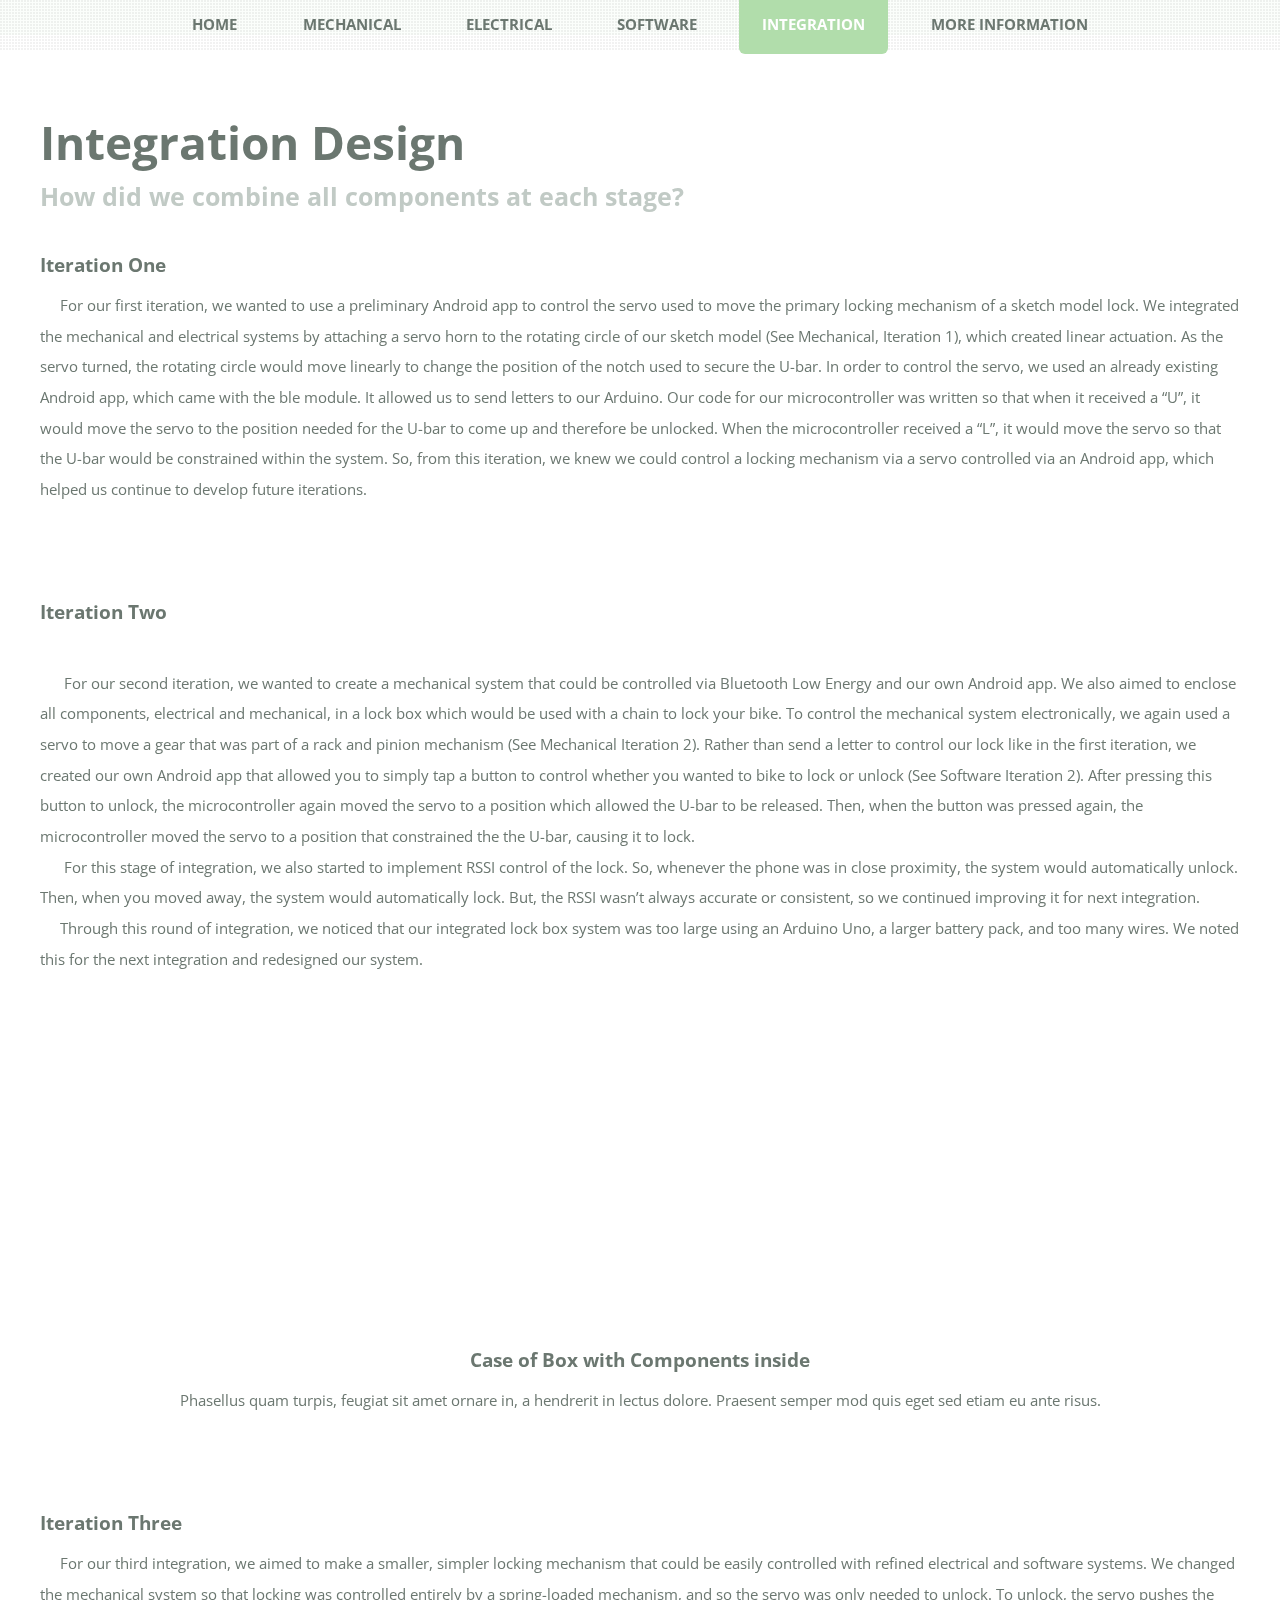
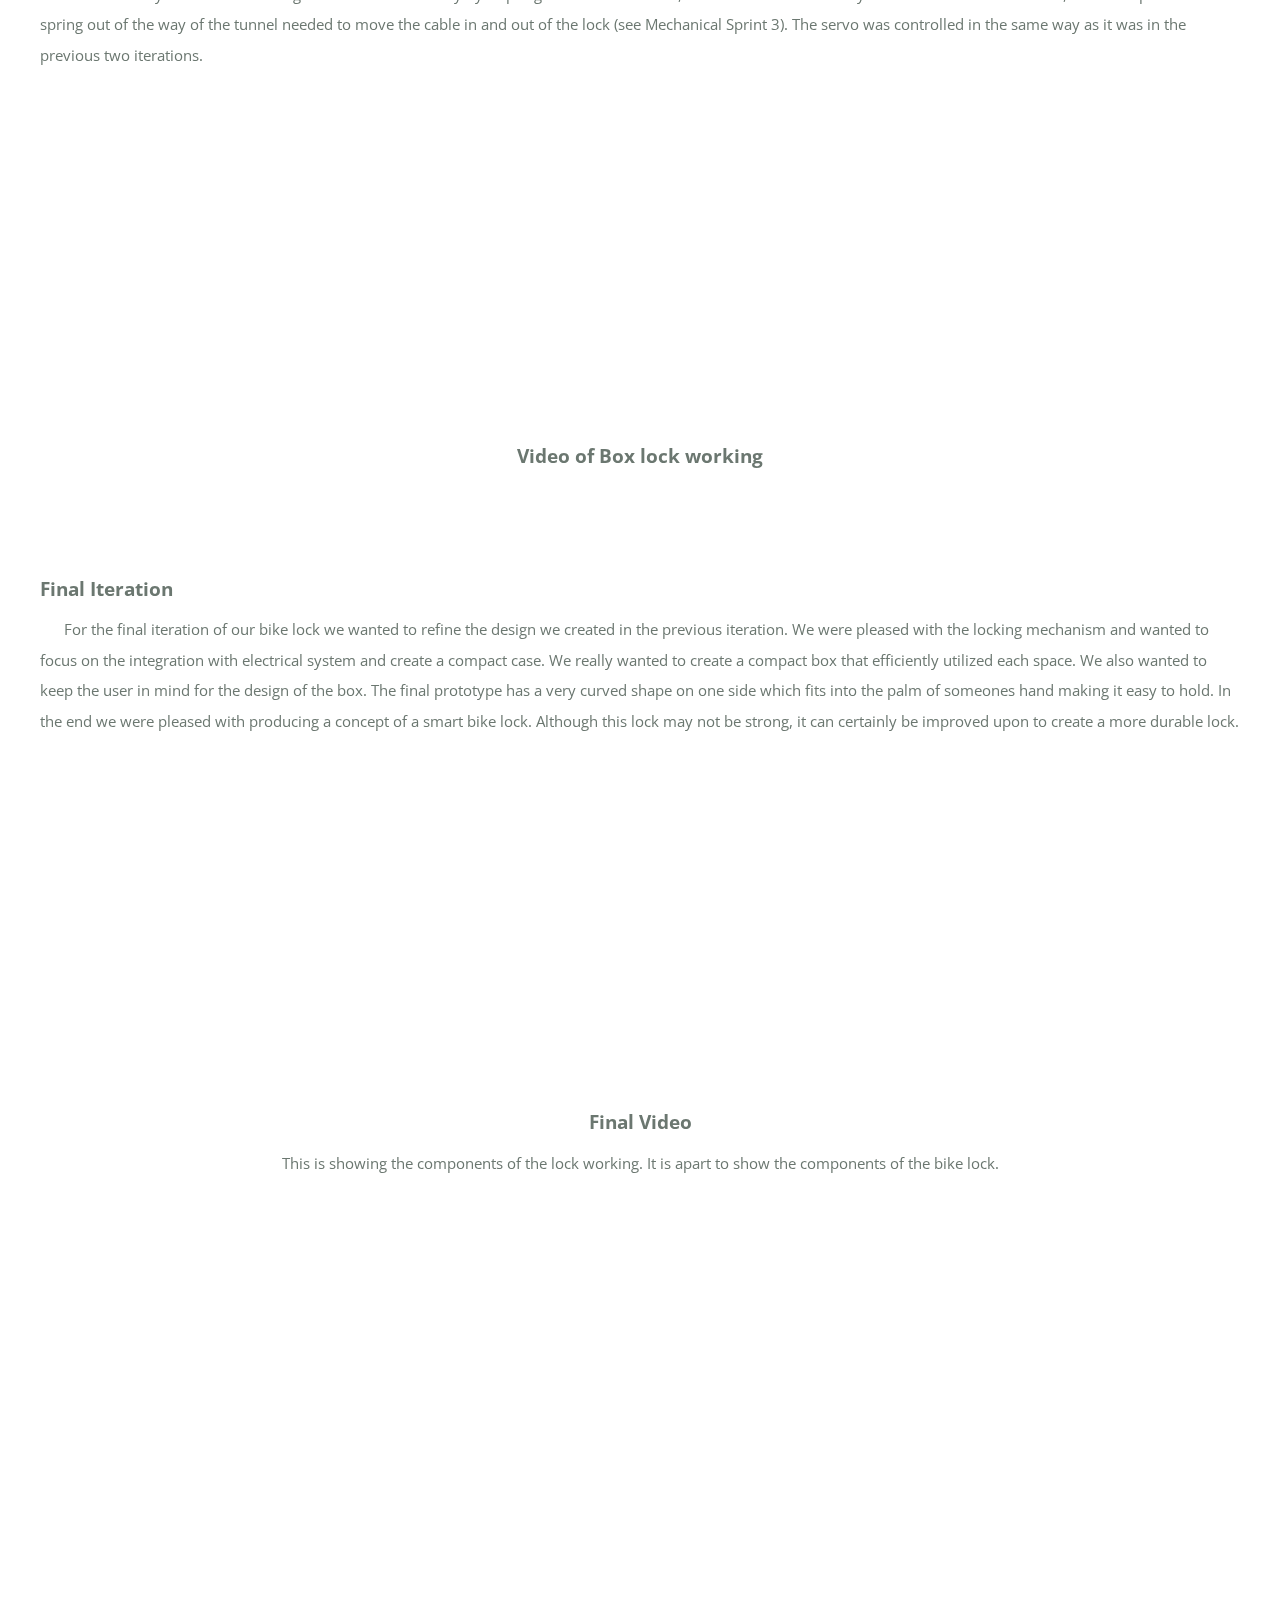
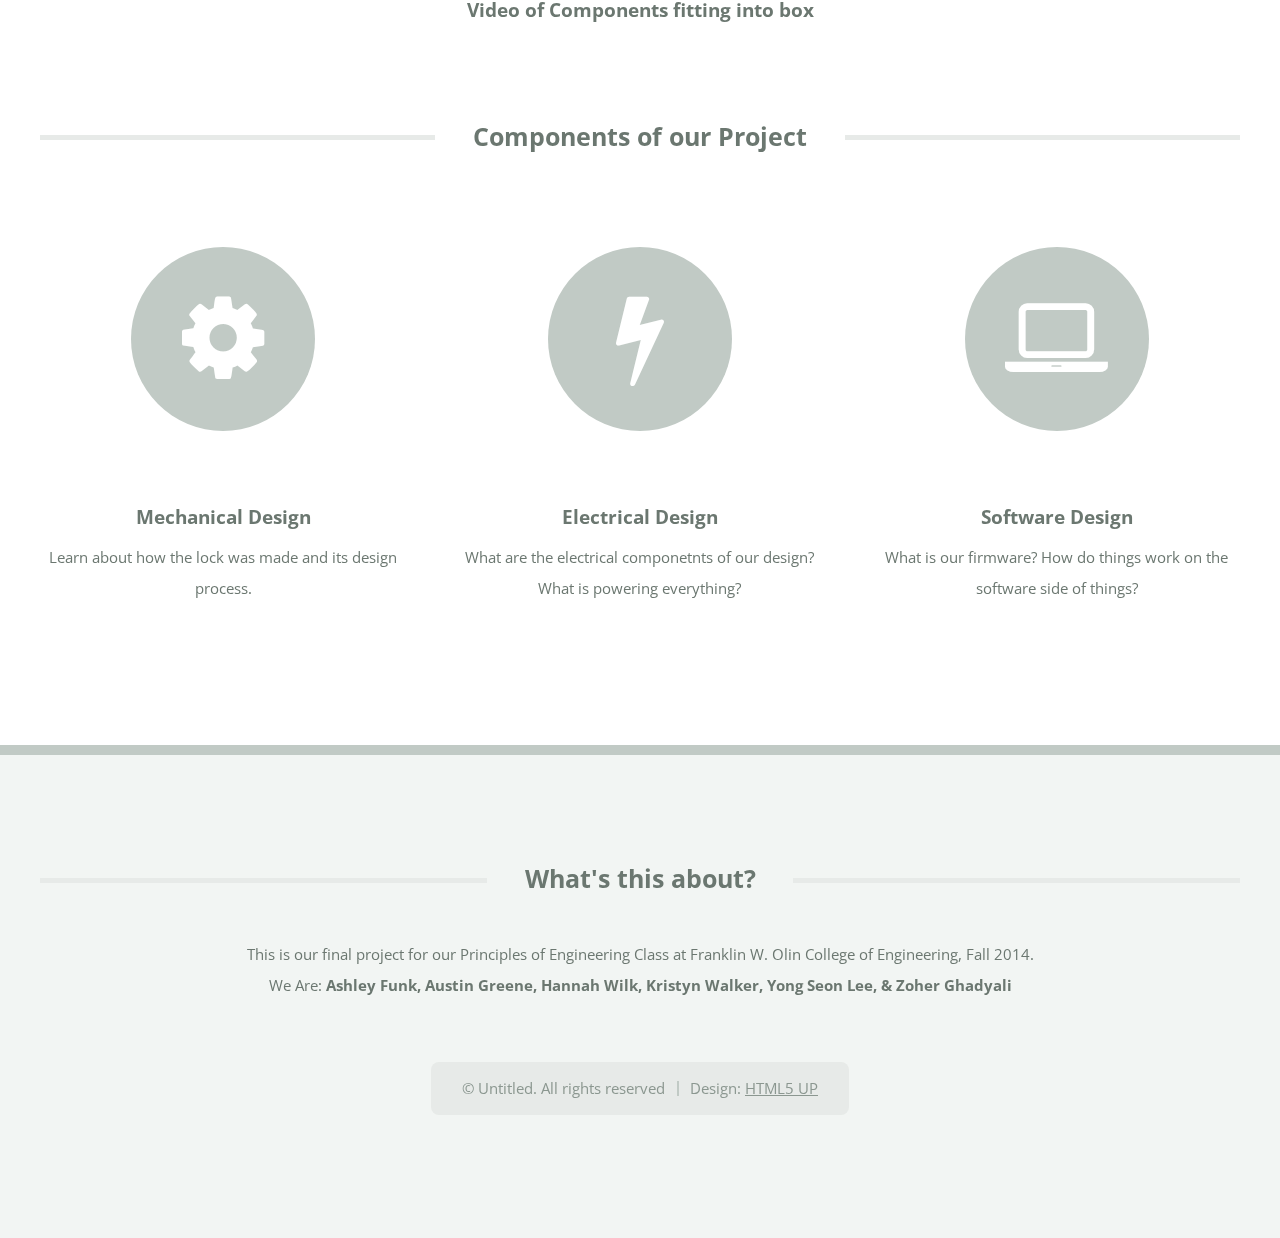
<file: Integration.html>
<!DOCTYPE HTML>
<!--
	TXT by HTML5 UP
	html5up.net | @n33co
	Free for personal and commercial use under the CCA 3.0 license (html5up.net/license)
-->
<html>
	<head>
		<title> Integration</title>
		<meta http-equiv="content-type" content="text/html; charset=utf-8" />
		<meta name="description" content="" />
		<meta name="keywords" content="" />
		<!--[if lte IE 8]><script src="css/ie/html5shiv.js"></script><![endif]-->
		<script src="js/jquery.min.js"></script>
		<script src="js/jquery.dropotron.min.js"></script>
		<script src="js/skel.min.js"></script>
		<script src="js/skel-layers.min.js"></script>
		<script src="js/init.js"></script>
		<noscript>
			<link rel="stylesheet" href="css/skel.css" />
			<link rel="stylesheet" href="css/style.css" />
			<link rel="stylesheet" href="css/style-desktop.css" />
		</noscript>
		<!--[if lte IE 8]><link rel="stylesheet" href="css/ie/v8.css" /><![endif]-->
	</head>
	<body>

		<!-- Nav -->
			<nav id="nav" class="skel-layers-fixed">
				<ul>
					<li ><a href="index.html">Home</a></li>
					<li><a href="MechanicalDesign.html">Mechanical</a></li>
					<li><a href="ElectricalDesign.html">Electrical</a></li>
					<li><a href="SoftwareDesign.html">Software</a></li>
					<li class= "current"><a href="Integration.html">Integration</a></li>
					
					<li>
						<a href="">More Information</a>
						<ul>
							<li><a href="BudgetBreakdown.html">Budget Breakdown</a></li>
							<li><a href="ContactUs.html">About Us</a></li>
						</ul>
					</li>
				</ul>
			</nav>
		
		<!-- Main -->
			<div id="main-wrapper">
				<div id="main" class="container">
					<div class="row">
						<div class="12u">
							<div class="content">
							
								<!-- Content -->
						
									<article class="box page-content">

										<header>
											<h2>Integration Design</h2>
											<p>How did we combine all components at each stage?</p>
											
										</header>
										
										<section>
											<h3>Iteration One</h3>
											<p>&nbsp;&nbsp;&nbsp;&nbsp;&nbsp;For our first iteration, we wanted to use a preliminary Android app to control the servo used to move the primary locking mechanism of a sketch model lock. We integrated the mechanical and electrical systems by attaching a servo horn to the rotating circle of our sketch model (See Mechanical, Iteration 1), which created linear actuation. As the servo turned, the rotating circle would move linearly to change the position of the notch used to secure the U-bar. In order to control the servo, we used an already existing Android app, which came with the ble module. It allowed us to send letters to our Arduino. Our code for our microcontroller was written so that when it received a “U”, it would move the servo to the position needed for the U-bar to come up and therefore be unlocked. When the microcontroller received a “L”, it would move the servo so that the U-bar would be constrained within the system. So, from this iteration, we knew we could control a locking mechanism via a servo controlled via an Android app, which helped us continue to develop future iterations.	
											</p>
									
											
										</section>

										<section>
											<h3>Iteration Two</h3>
											<p>
												<br>&nbsp;&nbsp;&nbsp;&nbsp;&nbsp; For our second iteration, we wanted to create a mechanical system that could be controlled via Bluetooth Low Energy and our own Android app. We also aimed to enclose all components, electrical and mechanical, in a lock box which would be used with a chain to lock your bike. To control the mechanical system electronically, we again used a servo to move a gear that was part of a rack and pinion mechanism (See Mechanical Iteration 2). Rather than send a letter to control our lock like in the first iteration, we created our own Android app that allowed you to simply tap a button to control whether you wanted to bike to lock or unlock (See Software Iteration 2). After pressing this button to unlock, the microcontroller again moved the servo to a position which allowed the U-bar to be released. Then, when the button was pressed again, the microcontroller moved the servo to a position that constrained the the U-bar, causing it to lock. </br>
												<br2>&nbsp;&nbsp;&nbsp;&nbsp;&nbsp; For this stage of integration, we also started to implement RSSI control of the lock. So, whenever the phone was in close proximity, the system would automatically unlock. Then, when you moved away, the system would automatically lock. But, the RSSI wasn’t always accurate or consistent, so we continued improving it for next integration.</br2>
												<br3>&nbsp;&nbsp;&nbsp;&nbsp;&nbsp;Through this round of integration, we noticed that our integrated lock box system was too large using an Arduino Uno, a larger battery pack, and too many wires. We noted this for the next integration and redesigned our system.</br3>

											</p>
											<div class="row">
											<div class="12u">
												
												<!-- Feature -->
													<section class="box feature">
														<iframe width="540" height="315" src="//www.youtube.com/embed/aMb77rAivR0" frameborder="0" allowfullscreen></iframe>
														<h3>Case of Box with Components inside</a></h3>
														<p>
															Phasellus quam turpis, feugiat sit amet ornare in, a hendrerit in 
															lectus dolore. Praesent semper mod quis eget sed etiam eu ante risus.
														</p>
													</section>
										
											</div>
											
										
										
										</div>
									
									</section>
										<section>
											<h3>Iteration Three</h3>
											<p>
												&nbsp;&nbsp;&nbsp;&nbsp;&nbsp;For our third integration, we aimed to make a smaller, simpler locking mechanism that could be easily controlled with refined electrical and software systems. We changed the mechanical system so that locking was controlled entirely by a spring-loaded mechanism, and so the servo was only needed to unlock. To unlock, the servo pushes the spring out of the way of the tunnel needed to move the cable in and out of the lock (see Mechanical Sprint 3). The servo was controlled in the same way as it was in the previous two iterations.
											</p>
												</p>
											
										<div class="row">
											<div class="12u">
												
												<!-- Feature -->
													<section class="box feature">
														<iframe width="560" height="315" src="//www.youtube.com/embed/rvHH6ol31Ts" frameborder="0" allowfullscreen></iframe>
														<h3>Video of Box lock working</a></h3>
														<p>
															
														</p>
													</section>
										
											</div>
										
										
										
										</div>
										</section>
										<section>
											<h3>Final Iteration</h3>

											<p>&nbsp;&nbsp;&nbsp;&nbsp;&nbsp;
												For the final iteration of our bike lock we wanted to refine the design we created in the previous iteration. We were pleased with the locking mechanism and wanted to focus on the integration with electrical system and create a compact case. We really wanted to create a compact box that efficiently utilized each space. We also wanted to keep the user in mind for the design of the box. The final prototype has a very curved shape on one side which fits into the palm of someones hand making it easy to hold. In the end we were pleased with producing a concept of a smart bike lock. Although this lock may not be strong, it can certainly be improved upon to create a more durable lock.
												<div class="12u">
												
												<!-- Feature -->
													<section class="box feature">
														<iframe width="560" height="315" src="//www.youtube.com/embed/O5zCSRPYx9w" frameborder="0" allowfullscreen></iframe>
														<h3>Final Video</h3>
														<p>
															This is showing the components of the lock working. It is apart to show the components of the bike lock. 
														</p>
													</div>

											</p>
											</section>
											<div class="row">
											<div class="12u">
												
												<!-- Feature -->
													<section class="box feature">
														<iframe width="560" height="315" src="//www.youtube.com/embed/4Dmt-SkwgWk" frameborder="0" allowfullscreen></iframe>
														<h3>Video of Components fitting into box</a></h3>
														<p>
															
														</p>
													</section>
										
											</div>
										
										
										
										</div>
										</section>
										</section>

									</article>

							</div>
						</div>
					</div>
					<div class="row 200%">
						<div class="12u">

							<!-- Features -->
								<section class="box features">
									<h2 class="major"><span>Components of our Project</span></h2>
									<div>
										<div class="row">
											<div class="4u">
												
												<!-- Feature -->
													<section class="box highlight">
									
									<ul class="special">
										<li><a href="MechanicalDesign.html" class="icon fa-cog"></a></li>
									</ul>

														<h3><a href="#">
															Mechanical Design</a></h3>
														<p>
															Learn about how the lock was made and its design process.
														</p>
													</section>
										
											</div>
											<div class="4u">
												
												<!-- Feature -->
													<section class="box highlight">
									
									<ul class="special">
										<li><a href="ElectricalDesign.html" class="icon fa-bolt"></a></li>
									</ul>

														<h3><a href="ElectricalDesign.html">
															Electrical Design</a></h3>
														<p>
															What are the electrical componetnts of our design? What is powering everything?
														</p>
													</section>
										
											</div>
											<div class="4u">
												
												<!-- Feature -->
													<section class="box highlight">
									
									<ul class="special">
										<li><a href="SoftwareDesign.html" class="icon fa-laptop"></a></li>
									</ul>

														<h3><a href="SoftwareDesign">
															Software Design</a></h3>
														<p>
															What is our firmware? How do things work on the software side of things?
														</p>
													</section>
										
											</div>
											<div class="4u">
												
												<!-- Feature -->
													
											</div>
										</div>
										
									</div>
								</section>

						</div>
					</div>
				</div>
			</div>

		<!-- Footer -->
		<footer id="footer" class="container">
				<div class="row 200%">
					<div class="12u">

						<!-- About -->
							<section>
								<h2 class="major"><span>What's this about?</span></h2>
								<p>
									This is our final project for our Principles of Engineering Class at Franklin W. Olin College of Engineering, Fall 2014.						
								
								<br> We Are: <b>Ashley Funk, Austin Greene, Hannah Wilk,  Kristyn Walker, Yong Seon Lee, & Zoher Ghadyali</b></br></p>

					</div>
				</div>

				<!-- Copyright -->
					<div id="copyright">
						<ul class="menu">
							<li>&copy; Untitled. All rights reserved</li><li>Design: <a href="http://html5up.net">HTML5 UP</a></li>
						</ul>
					</div>

			</footer>

	</body>
</html>
</file>
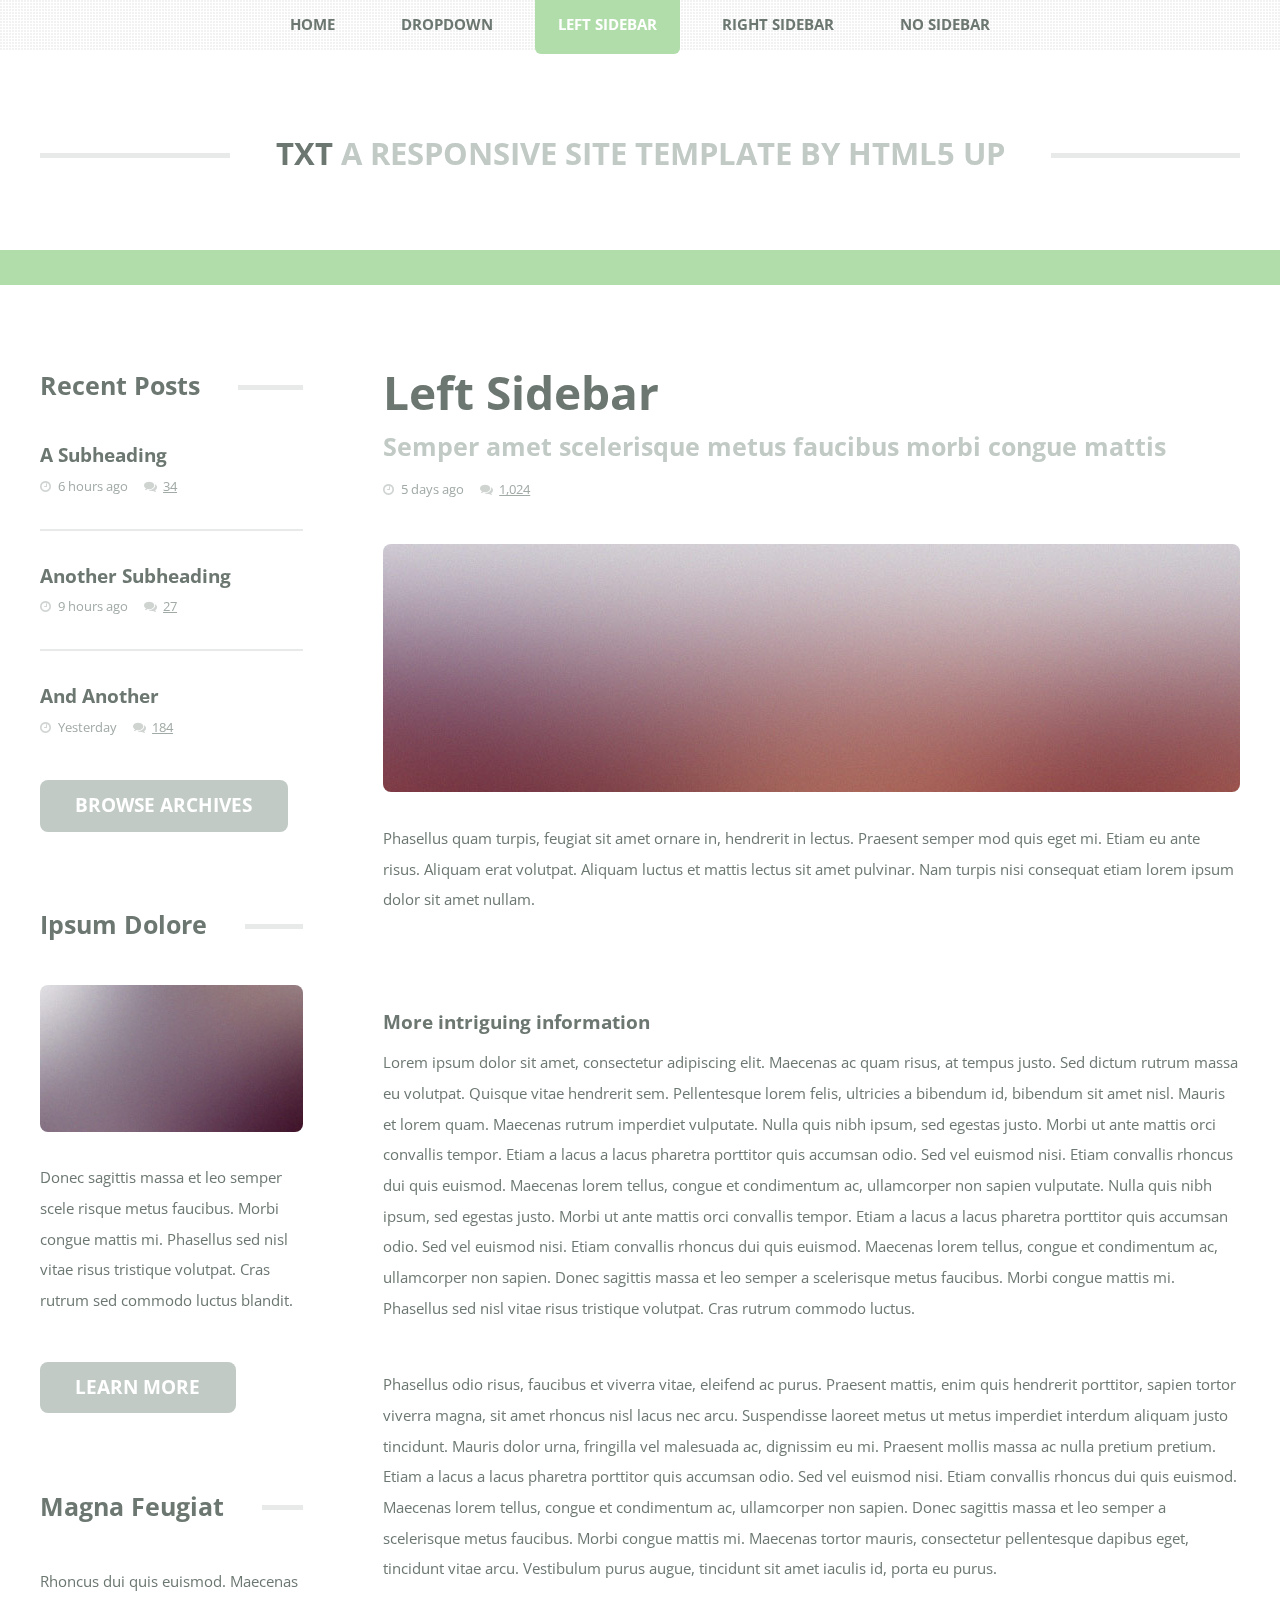
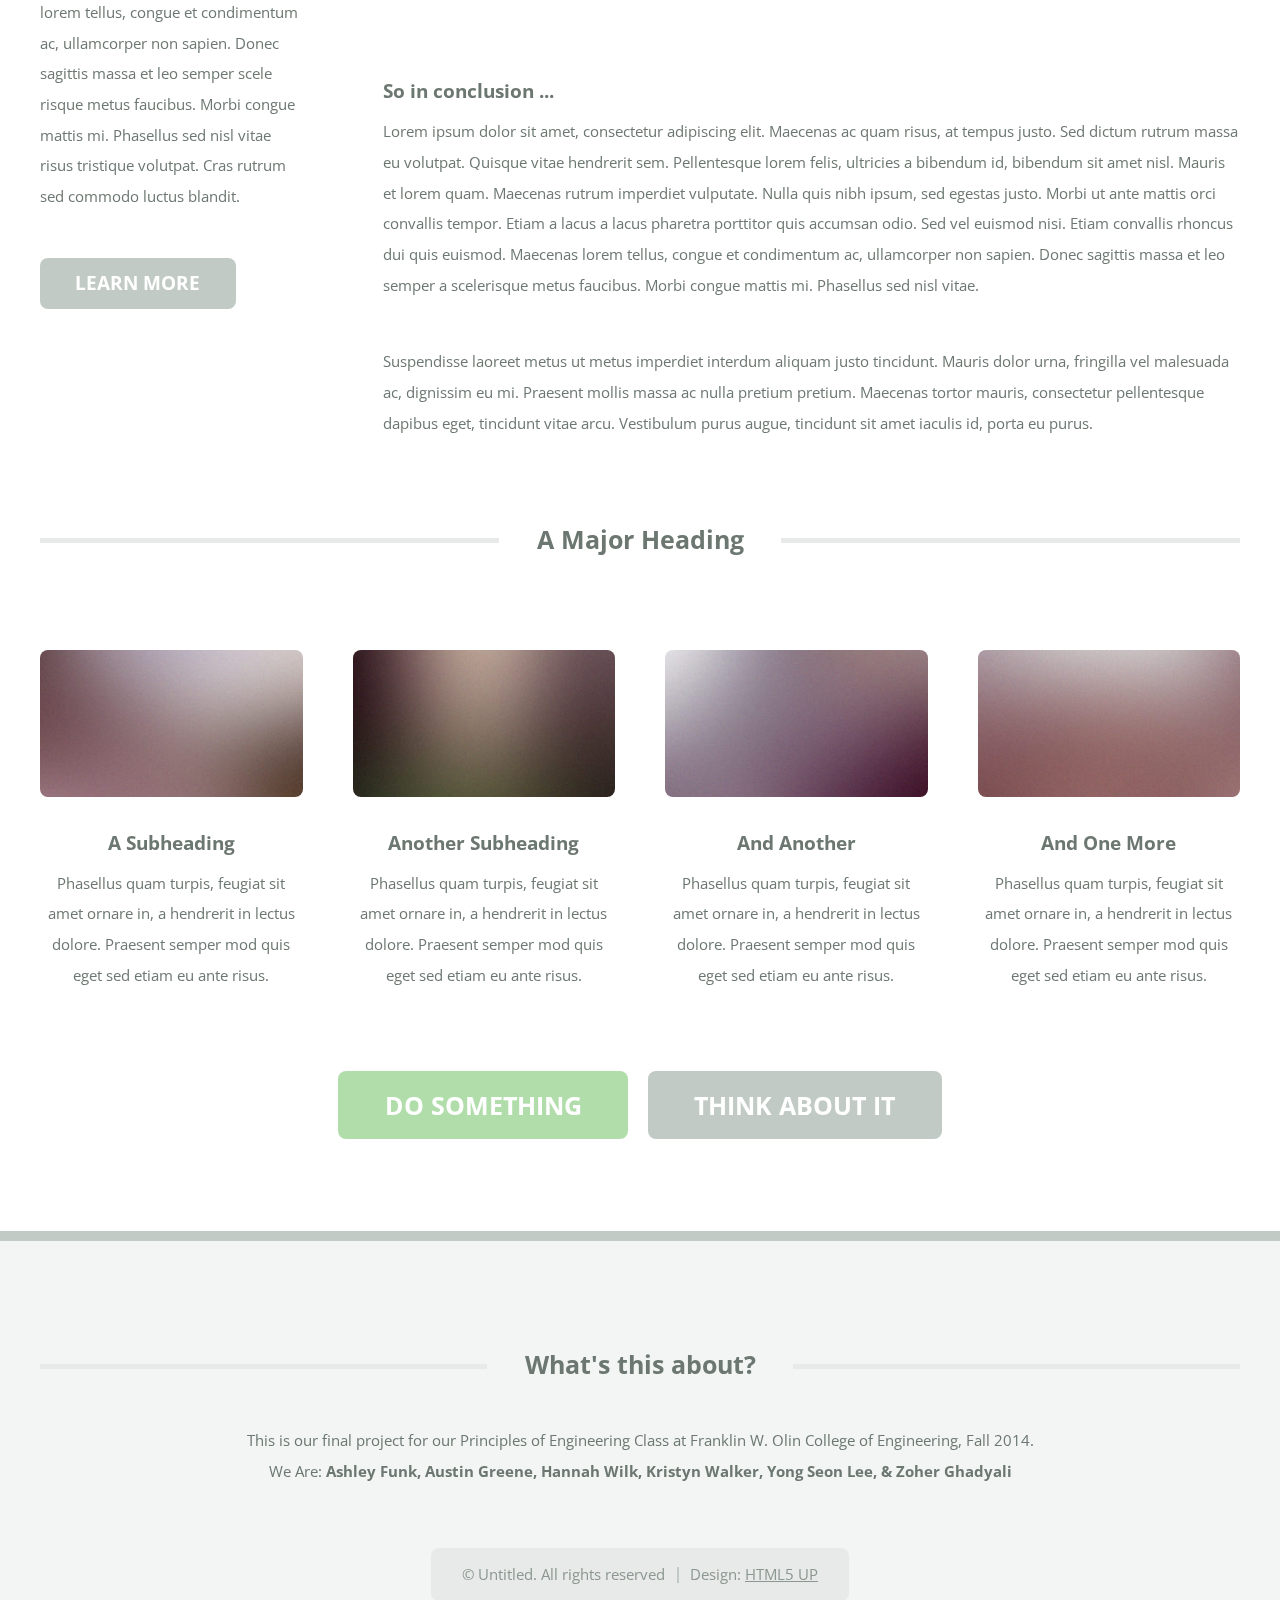
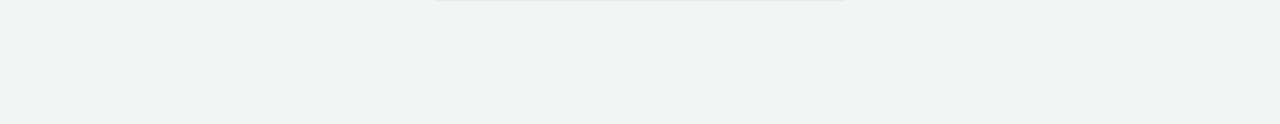
<file: left-sidebar.html>
<!DOCTYPE HTML>
<!--
	TXT by HTML5 UP
	html5up.net | @n33co
	Free for personal and commercial use under the CCA 3.0 license (html5up.net/license)
-->
<html>
	<head>
		<title>Left Sidebar - TXT by HTML5 UP</title>
		<meta http-equiv="content-type" content="text/html; charset=utf-8" />
		<meta name="description" content="" />
		<meta name="keywords" content="" />
		<!--[if lte IE 8]><script src="css/ie/html5shiv.js"></script><![endif]-->
		<script src="js/jquery.min.js"></script>
		<script src="js/jquery.dropotron.min.js"></script>
		<script src="js/skel.min.js"></script>
		<script src="js/skel-layers.min.js"></script>
		<script src="js/init.js"></script>
		<noscript>
			<link rel="stylesheet" href="css/skel.css" />
			<link rel="stylesheet" href="css/style.css" />
			<link rel="stylesheet" href="css/style-desktop.css" />
		</noscript>
		<!--[if lte IE 8]><link rel="stylesheet" href="css/ie/v8.css" /><![endif]-->
	</head>
	<body>

		<!-- Header -->
			<header id="header">
				<div class="logo container">
					<div>
						<h1><a href="index.html" id="logo">TXT</a></h1>
						<p>A responsive site template by HTML5 UP</p>
					</div>
				</div>
			</header>

		<!-- Nav -->
			<nav id="nav" class="skel-layers-fixed">
				<ul>
					<li><a href="index.html">Home</a></li>
					<li>
						<a href="">Dropdown</a>
						<ul>
							<li><a href="#">Lorem ipsum dolor</a></li>
							<li><a href="#">Magna phasellus</a></li>
							<li>
								<a href="">Phasellus consequat</a>
								<ul>
									<li><a href="#">Lorem ipsum dolor</a></li>
									<li><a href="#">Phasellus consequat</a></li>
									<li><a href="#">Magna phasellus</a></li>
									<li><a href="#">Etiam dolore nisl</a></li>
								</ul>
							</li>
							<li><a href="#">Veroeros feugiat</a></li>
						</ul>
					</li>
					<li class="current"><a href="left-sidebar.html">Left Sidebar</a></li>
					<li><a href="right-sidebar.html">Right Sidebar</a></li>
					<li><a href="no-sidebar.html">No Sidebar</a></li>
				</ul>
			</nav>
		
		<!-- Main -->
			<div id="main-wrapper">
				<div id="main" class="container">
					<div class="row">
						<div class="3u">
							<div class="sidebar">
							
								<!-- Sidebar -->
							
									<!-- Recent Posts -->
										<section>
											<h2 class="major"><span>Recent Posts</span></h2>
											<ul class="divided">
												<li>
													<article class="box post-summary">
														<h3><a href="#">A Subheading</a></h3>
														<ul class="meta">
															<li class="icon fa-clock-o">6 hours ago</li>
															<li class="icon fa-comments"><a href="#">34</a></li>
														</ul>
													</article>
												</li>
												<li>
													<article class="box post-summary">
														<h3><a href="#">Another Subheading</a></h3>
														<ul class="meta">
															<li class="icon fa-clock-o">9 hours ago</li>
															<li class="icon fa-comments"><a href="#">27</a></li>
														</ul>
													</article>
												</li>
												<li>
													<article class="box post-summary">
														<h3><a href="#">And Another</a></h3>
														<ul class="meta">
															<li class="icon fa-clock-o">Yesterday</li>
															<li class="icon fa-comments"><a href="#">184</a></li>
														</ul>
													</article>
												</li>
											</ul>
											<a href="#" class="button alt">Browse Archives</a>
										</section>

									<!-- Something -->
										<section>
											<h2 class="major"><span>Ipsum Dolore</span></h2>
											<a href="#" class="image featured"><img src="images/pic03.jpg" alt="" /></a>
											<p>
												Donec sagittis massa et leo semper scele risque metus faucibus. Morbi congue mattis mi. 
												Phasellus sed nisl vitae risus tristique volutpat. Cras rutrum sed commodo luctus blandit.
											</p>
											<a href="#" class="button alt">Learn more</a>
										</section>

									<!-- Something -->
										<section>
											<h2 class="major"><span>Magna Feugiat</span></h2>
											<p>
												Rhoncus dui quis euismod. Maecenas lorem tellus, congue et condimentum ac, ullamcorper non sapien. 
												Donec sagittis massa et leo semper scele risque metus faucibus. Morbi congue mattis mi. 
												Phasellus sed nisl vitae risus tristique volutpat. Cras rutrum sed commodo luctus blandit.
											</p>
											<a href="#" class="button alt">Learn more</a>
										</section>

							</div>
						</div>
						<div class="9u important(collapse)">
							<div class="content content-right">
							
								<!-- Content -->
						
									<article class="box page-content">

										<header>
											<h2>Left Sidebar</h2>
											<p>Semper amet scelerisque metus faucibus morbi congue mattis</p>
											<ul class="meta">
												<li class="icon fa-clock-o">5 days ago</li>
												<li class="icon fa-comments"><a href="#">1,024</a></li>
											</ul>
										</header>

										<section>
											<span class="image featured"><img src="images/pic05.jpg" alt="" /></span>
											<p>
												Phasellus quam turpis, feugiat sit amet ornare in, hendrerit in lectus. 
												Praesent semper mod quis eget mi. Etiam eu ante risus. Aliquam erat volutpat. 
												Aliquam luctus et mattis lectus sit amet pulvinar. Nam turpis nisi 
												consequat etiam lorem ipsum dolor sit amet nullam.
											</p>
										</section>
										
										<section>
											<h3>More intriguing information</h3>
											<p>
												Lorem ipsum dolor sit amet, consectetur adipiscing elit. Maecenas ac quam risus, at tempus 
												justo. Sed dictum rutrum massa eu volutpat. Quisque vitae hendrerit sem. Pellentesque lorem felis, 
												ultricies a bibendum id, bibendum sit amet nisl. Mauris et lorem quam. Maecenas rutrum imperdiet 
												vulputate. Nulla quis nibh ipsum, sed egestas justo. Morbi ut ante mattis orci convallis tempor. 
												Etiam a lacus a lacus pharetra porttitor quis accumsan odio. Sed vel euismod nisi. Etiam convallis 
												rhoncus dui quis euismod. Maecenas lorem tellus, congue et condimentum ac, ullamcorper non sapien
												vulputate. Nulla quis nibh ipsum, sed egestas justo. Morbi ut ante mattis orci convallis tempor. 
												Etiam a lacus a lacus pharetra porttitor quis accumsan odio. Sed vel euismod nisi. Etiam convallis 
												rhoncus dui quis euismod. Maecenas lorem tellus, congue et condimentum ac, ullamcorper non sapien. 
												Donec sagittis massa et leo semper a scelerisque metus faucibus. Morbi congue mattis mi. 
												Phasellus sed nisl vitae risus tristique volutpat. Cras rutrum commodo luctus.
											</p>
											<p>
												Phasellus odio risus, faucibus et viverra vitae, eleifend ac purus. Praesent mattis, enim 
												quis hendrerit porttitor, sapien tortor viverra magna, sit amet rhoncus nisl lacus nec arcu. 
												Suspendisse laoreet metus ut metus imperdiet interdum aliquam justo tincidunt. Mauris dolor urna, 
												fringilla vel malesuada ac, dignissim eu mi. Praesent mollis massa ac nulla pretium pretium. 
												Etiam a lacus a lacus pharetra porttitor quis accumsan odio. Sed vel euismod nisi. Etiam convallis 
												rhoncus dui quis euismod. Maecenas lorem tellus, congue et condimentum ac, ullamcorper non sapien. 
												Donec sagittis massa et leo semper a scelerisque metus faucibus. Morbi congue mattis mi. 
												Maecenas tortor mauris, consectetur pellentesque dapibus eget, tincidunt vitae arcu. 
												Vestibulum purus augue, tincidunt sit amet iaculis id, porta eu purus.
											</p>
										</section>

										<section>
											<h3>So in conclusion ...</h3>
											<p>
												Lorem ipsum dolor sit amet, consectetur adipiscing elit. Maecenas ac quam risus, at tempus 
												justo. Sed dictum rutrum massa eu volutpat. Quisque vitae hendrerit sem. Pellentesque lorem felis, 
												ultricies a bibendum id, bibendum sit amet nisl. Mauris et lorem quam. Maecenas rutrum imperdiet 
												vulputate. Nulla quis nibh ipsum, sed egestas justo. Morbi ut ante mattis orci convallis tempor. 
												Etiam a lacus a lacus pharetra porttitor quis accumsan odio. Sed vel euismod nisi. Etiam convallis 
												rhoncus dui quis euismod. Maecenas lorem tellus, congue et condimentum ac, ullamcorper non sapien. 
												Donec sagittis massa et leo semper a scelerisque metus faucibus. Morbi congue mattis mi. 
												Phasellus sed nisl vitae.
											</p>
											<p>
												Suspendisse laoreet metus ut metus imperdiet interdum aliquam justo tincidunt. Mauris dolor urna, 
												fringilla vel malesuada ac, dignissim eu mi. Praesent mollis massa ac nulla pretium pretium. 
												Maecenas tortor mauris, consectetur pellentesque dapibus eget, tincidunt vitae arcu. 
												Vestibulum purus augue, tincidunt sit amet iaculis id, porta eu purus.
											</p>
										</section>

									</article>

							</div>
						</div>
					</div>
					<div class="row 200%">
						<div class="12u">

							<!-- Features -->
								<section class="box features">
									<h2 class="major"><span>A Major Heading</span></h2>
									<div>
										<div class="row">
											<div class="3u">
												
												<!-- Feature -->
													<section class="box feature">
														<a href="#" class="image featured"><img src="images/pic01.jpg" alt="" /></a>
														<h3><a href="#">A Subheading</a></h3>
														<p>
															Phasellus quam turpis, feugiat sit amet ornare in, a hendrerit in 
															lectus dolore. Praesent semper mod quis eget sed etiam eu ante risus.
														</p>
													</section>
										
											</div>
											<div class="3u">
												
												<!-- Feature -->
													<section class="box feature">
														<a href="#" class="image featured"><img src="images/pic02.jpg" alt="" /></a>
														<h3><a href="#">Another Subheading</a></h3>
														<p>
															Phasellus quam turpis, feugiat sit amet ornare in, a hendrerit in 
															lectus dolore. Praesent semper mod quis eget sed etiam eu ante risus.
														</p>
													</section>
										
											</div>
											<div class="3u">
												
												<!-- Feature -->
													<section class="box feature">
														<a href="#" class="image featured"><img src="images/pic03.jpg" alt="" /></a>
														<h3><a href="#">And Another</a></h3>
														<p>
															Phasellus quam turpis, feugiat sit amet ornare in, a hendrerit in 
															lectus dolore. Praesent semper mod quis eget sed etiam eu ante risus.
														</p>
													</section>
										
											</div>
											<div class="3u">
												
												<!-- Feature -->
													<section class="box feature">
														<a href="#" class="image featured"><img src="images/pic04.jpg" alt="" /></a>
														<h3><a href="#">And One More</a></h3>
														<p>
															Phasellus quam turpis, feugiat sit amet ornare in, a hendrerit in 
															lectus dolore. Praesent semper mod quis eget sed etiam eu ante risus.
														</p>
													</section>
										
											</div>
										</div>
										<div class="row">
											<div class="12u">
												<ul class="actions">
													<li><a href="#" class="button big">Do Something</a></li>
													<li><a href="#" class="button alt big">Think About It</a></li>
												</ul>
											</div>
										</div>
									</div>
								</section>

						</div>
					</div>
				</div>
			</div>

		<!-- Footer -->
			<footer id="footer" class="container">
				<div class="row 200%">
					<div class="12u">

						<!-- About -->
							<section>
								<h2 class="major"><span>What's this about?</span></h2>
								<p>
									This is our final project for our Principles of Engineering Class at Franklin W. Olin College of Engineering, Fall 2014.						
								
								<br> We Are: <b>Ashley Funk, Austin Greene, Hannah Wilk,  Kristyn Walker, Yong Seon Lee, & Zoher Ghadyali</b></br></p>

					</div>
				</div>

				<!-- Copyright -->
					<div id="copyright">
						<ul class="menu">
							<li>&copy; Untitled. All rights reserved</li><li>Design: <a href="http://html5up.net">HTML5 UP</a></li>
						</ul>
					</div>

			</footer>

	</body>
</html>
</file>
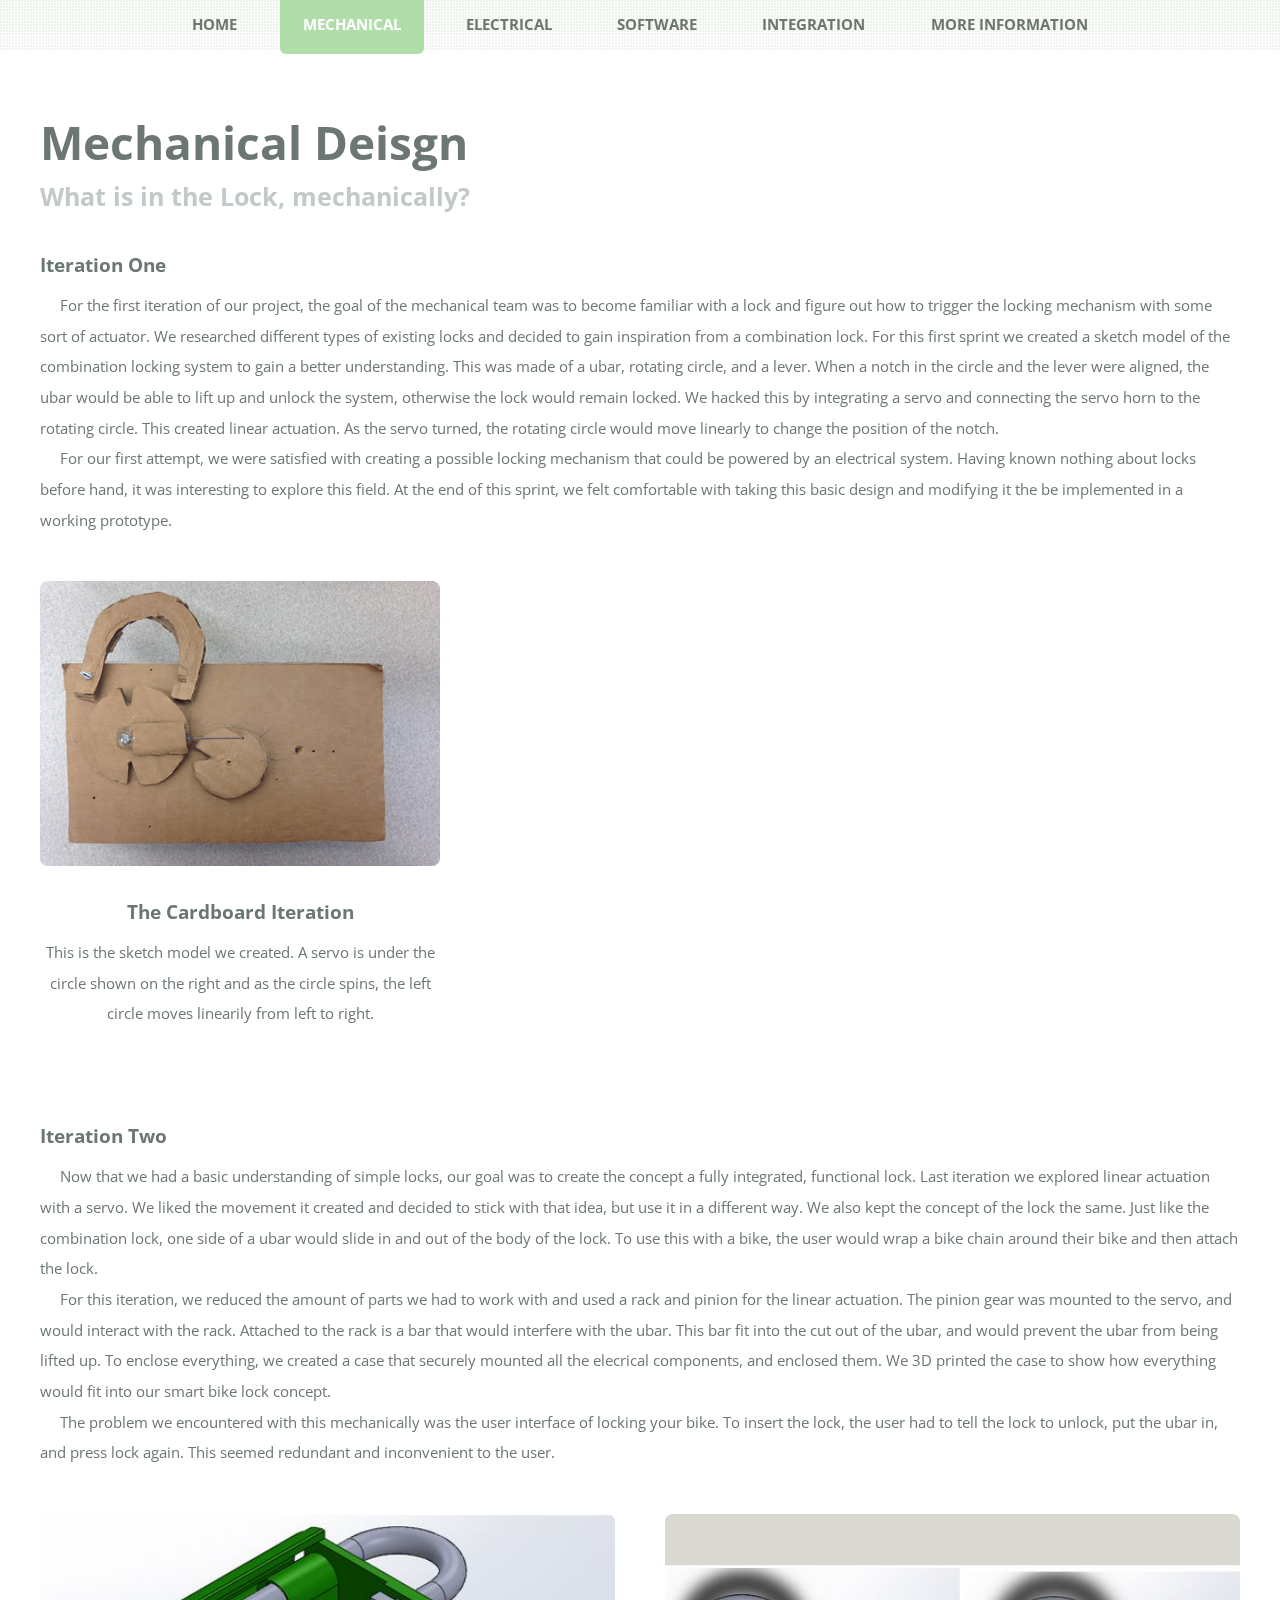
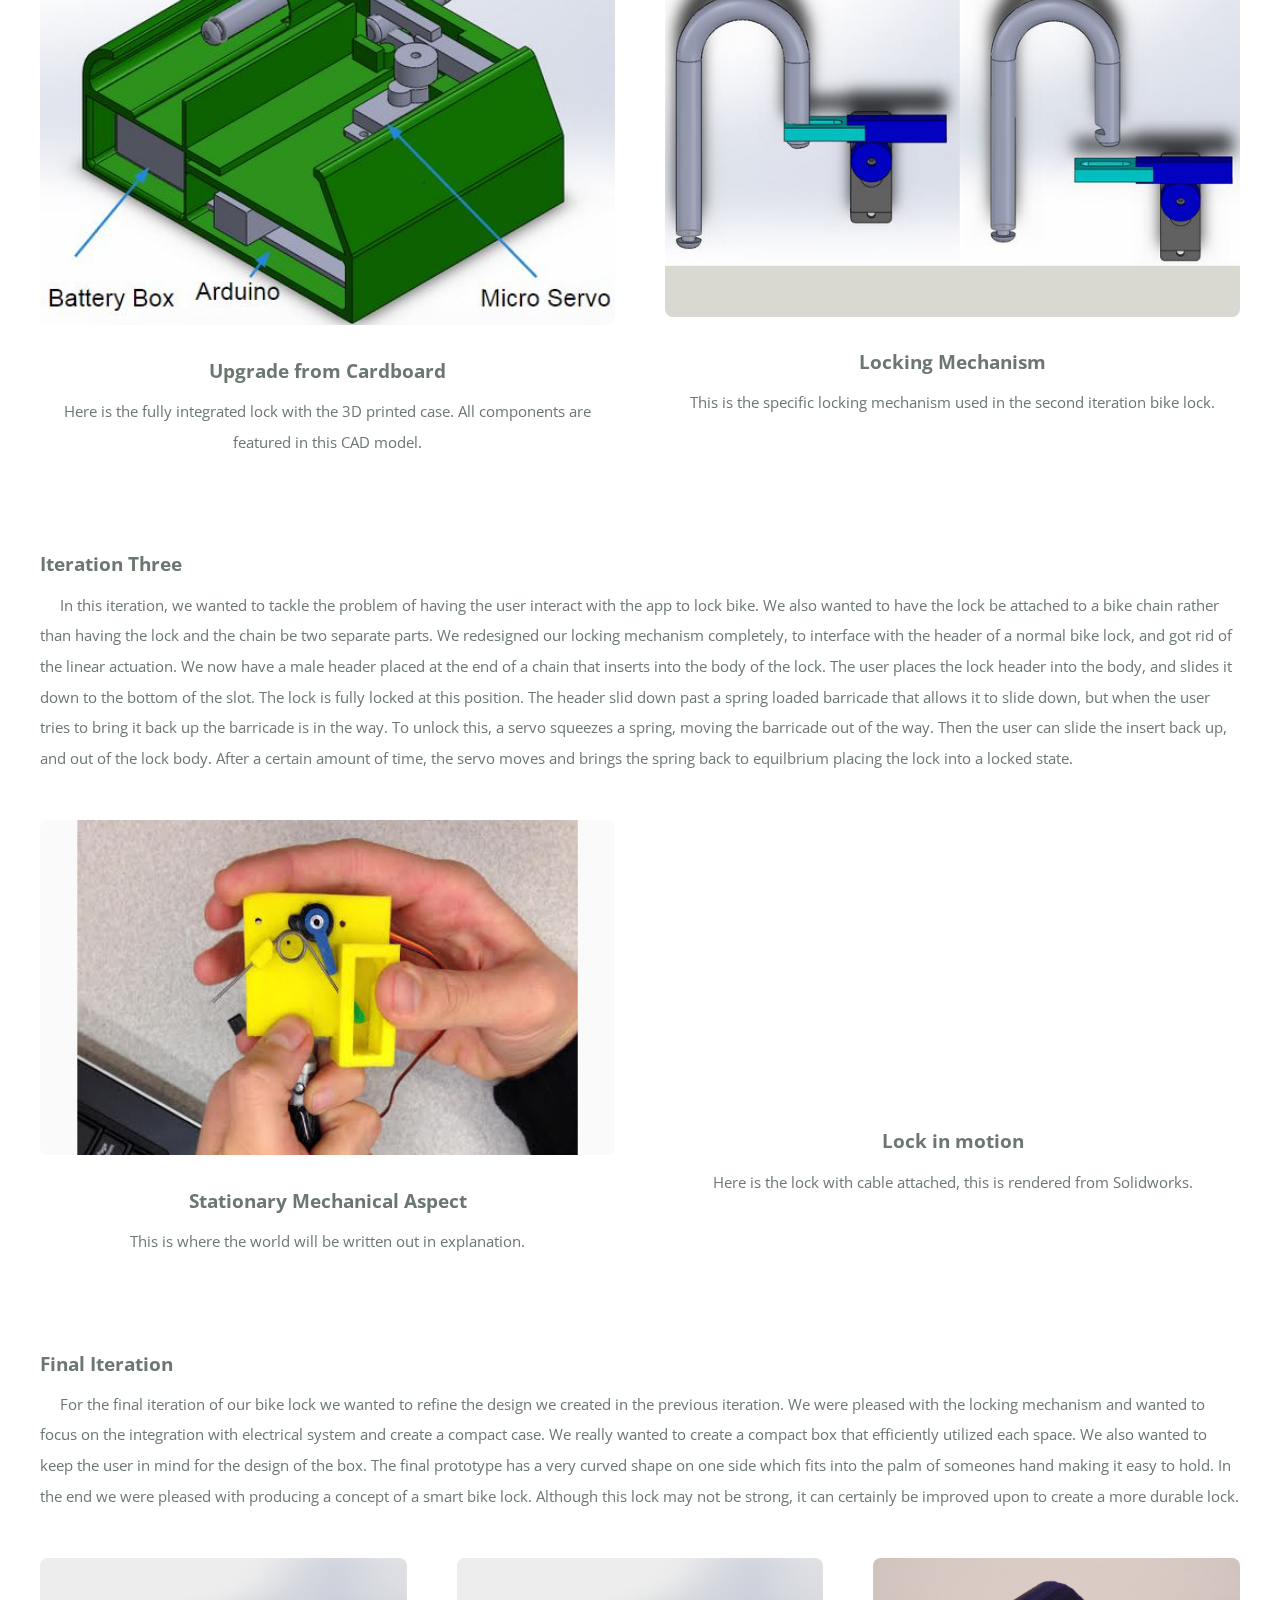
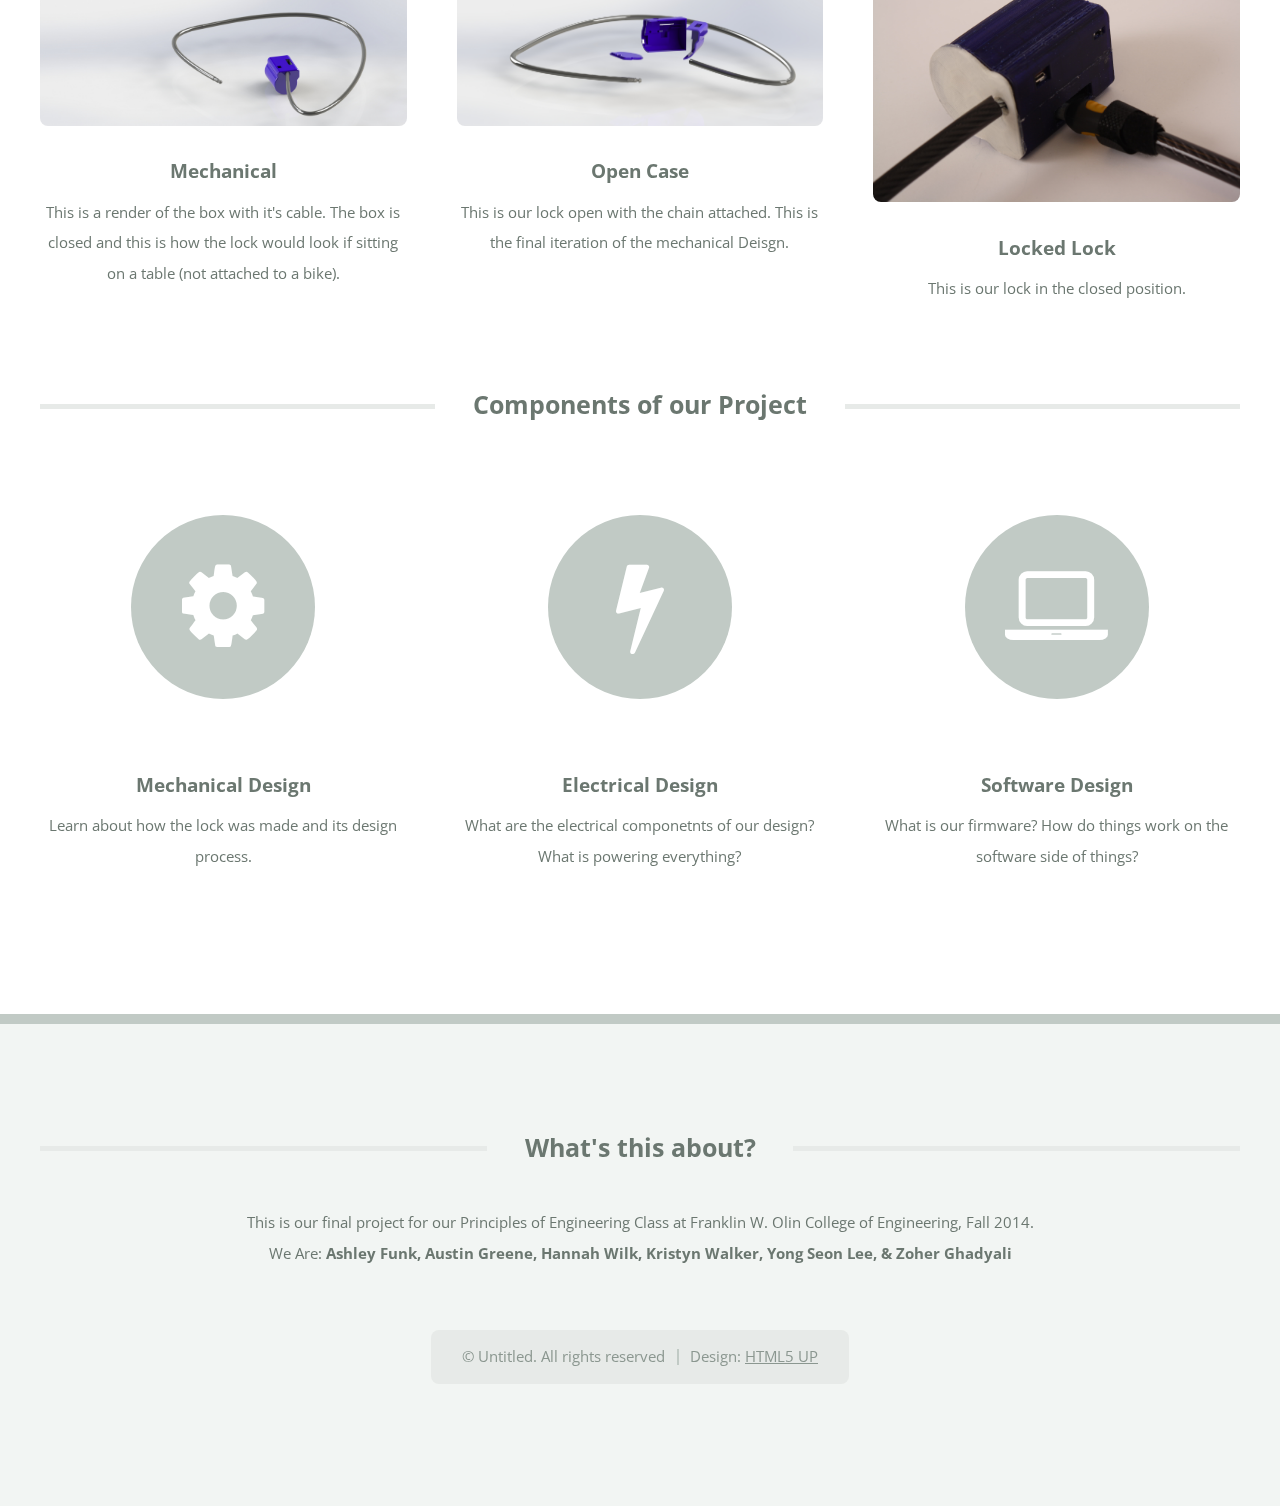
<file: MechanicalDesign.html>
<!DOCTYPE HTML>
<!--
	TXT by HTML5 UP
	html5up.net | @n33co
	Free for personal and commercial use under the CCA 3.0 license (html5up.net/license)
-->
<html>
	<head>
		<title>Mechanical Design</title>
		<meta http-equiv="content-type" content="text/html; charset=utf-8" />
		<meta name="description" content="" />
		<meta name="keywords" content="" />
		<!--[if lte IE 8]><script src="css/ie/html5shiv.js"></script><![endif]-->
		<script src="js/jquery.min.js"></script>
		<script src="js/jquery.dropotron.min.js"></script>
		<script src="js/skel.min.js"></script>
		<script src="js/skel-layers.min.js"></script>
		<script src="js/init.js"></script>
		<noscript>
			<link rel="stylesheet" href="css/skel.css" />
			<link rel="stylesheet" href="css/style.css" />
			<link rel="stylesheet" href="css/style-desktop.css" />
		</noscript>
		<!--[if lte IE 8]><link rel="stylesheet" href="css/ie/v8.css" /><![endif]-->
	</head>
	<body>

		<!-- Nav -->
			<nav id="nav" class="skel-layers-fixed">
				<ul>
					<li ><a href="index.html">Home</a></li>
					<li class="current"><a href="MechanicalDesign.html">Mechanical</a></li>
					<li><a href="ElectricalDesign.html">Electrical</a></li>
					<li><a href="SoftwareDesign.html">Software</a></li>
					<li><a href="Integration.html">Integration</a></li>
					<li>
						<a href="">More Information</a>
						<ul>
							<li><a href="BudgetBreakdown.html">Budget Breakdown</a></li>
							<li><a href="ContactUs.html">About Us</a></li>
						</ul>
					</li>
				</ul>
			</nav>
		
		<!-- Main -->
			<div id="main-wrapper">
				<div id="main" class="container">
					<div class="row">
						<div class="12u">
							<div class="content">
							
								<!-- Content -->
						
									<article class="box page-content">

										<header>
											<h2>Mechanical Deisgn</h2>
											<p>What is in the Lock, mechanically?</p>
											
										</header>
										
										<section>
											<h3>Iteration One</h3>
											<p>&nbsp;&nbsp;&nbsp;&nbsp;&nbsp;For the first iteration of our project, the goal of the mechanical team was to become familiar with a lock and figure out how to trigger the locking mechanism with some sort of actuator. We researched different types of existing locks and decided to gain inspiration from a combination lock. For this first sprint we created a sketch model of the combination locking system to gain a better understanding. This was made of a ubar, rotating circle, and a lever. When a notch in the circle and the lever were aligned, the ubar would be able to lift up and unlock the system, otherwise the lock would remain locked. We hacked this by integrating a servo and connecting the servo horn to the rotating circle. This created linear actuation. As the servo turned, the rotating circle would move linearly to change the position of the notch. 
											<br>&nbsp;&nbsp;&nbsp;&nbsp;&nbsp;For our first attempt, we were satisfied with creating a possible locking mechanism that could be powered by an electrical system.  Having known nothing about locks before hand, it was interesting to explore this field. At the end of this sprint, we felt comfortable with taking this basic design and modifying it the be implemented in a working prototype.  
											</br>
											</p>
												<div class="4u">
												
												<!-- Feature -->
													<section class="box feature">
														<a class="image featured"><img src="images/unnamed.jpg"></a>
														<h3>The Cardboard Iteration</a></h3>
														<p>
															This is the sketch model we created. A servo is under the circle shown on the right and as the circle spins, the left circle moves linearily from left to right. 
														</p>
													</section>
										
											</div>
											
										</section>

										<section>
											<h3>Iteration Two</h3>
											<p>&nbsp;&nbsp;&nbsp;&nbsp;&nbsp;Now that we had a basic understanding of simple locks, our goal was to create the concept a fully integrated, functional lock. Last iteration we explored linear actuation with a servo. We liked the movement it created and decided to stick with that idea, but use it in a different way. We also kept the concept of the lock the same. Just like the combination lock, one side of a ubar would slide in and out of the body of the lock. To use this with a bike, the user would wrap a bike chain around their bike and then attach the lock. 
											<br> &nbsp;&nbsp;&nbsp;&nbsp;&nbsp;For this iteration, we reduced the amount of parts we had to work with and used a rack and pinion for the linear actuation. The pinion gear was mounted to the servo, and would interact with the rack. Attached to the rack is a bar that would interfere with the ubar. This bar fit into the cut out of the ubar, and would prevent the ubar from being lifted up. To enclose everything, we created a case that securely mounted all the elecrical components, and enclosed them. We 3D printed the case to show how everything would fit into our smart bike lock concept.</br>
											<br2>&nbsp;&nbsp;&nbsp;&nbsp;&nbsp;The problem we encountered with this mechanically was the user interface of locking your bike. To insert the lock, the user had to tell the lock to unlock, put the ubar in, and press lock again. This seemed redundant and inconvenient to the user.  </br2>
											</p>
											<div class="row">
											<div class="6u">
												
												<!-- Feature -->
													<section class="box feature">
														<a class="image featured"><img src="images/IterationMech.JPG" alt="" /></a>
														<h3>Upgrade from Cardboard</a></h3>
														<p>
															Here is the fully integrated lock with the 3D printed case. All components are featured in this CAD model.
														</p>
													</section>
										
											</div>
											<div class="6u">
												
												<!-- Feature -->
													<section class="box feature">
														<a class="image featured"><img src="images/IterationMech12.JPG" alt="" /></a>
														<h3>Locking Mechanism</a></h3>
														<p>
															This is the specific locking mechanism used in the second iteration bike lock.
														</p>
													</section>
										
											</div>
										
										
										</div>
									
									</section>
										<section>
											<h3>Iteration Three</h3>
											<p>&nbsp;&nbsp;&nbsp;&nbsp;&nbsp;In this iteration, we wanted to tackle the problem of having the user interact with the app to lock bike. We also wanted to have the lock be attached to a bike chain rather than having the lock and the chain be two separate parts. We redesigned our locking mechanism completely, to interface with the header of a normal bike lock, and got rid of the linear actuation. We now have a male header placed at the end of a chain that inserts into the body of the lock. The user places the lock header into the body, and slides it down to the bottom of the slot. The lock is fully locked at this position. The header slid down past a spring loaded barricade that allows it to slide down, but when the user tries to bring it back up the barricade is in the way. To unlock this, a servo squeezes a spring, moving the barricade out of the way. Then the user can slide the insert back up, and out of the lock body. After a certain amount of time, the servo moves and brings the spring back to equilbrium placing the lock into a locked state. </p>
																							
												</p>
											<div class="row">
												<div class="6u">
												
												<!-- Feature -->
													<section class="box feature">
														<a class="image featured"><img src="images/IterationMech3.jpg" alt="" /></a>
														<h3>Stationary Mechanical Aspect</a></h3>
														<p>
															This is where the world will be written out in explanation.
														</p>
													</section>
										
											</div>
											<div class="6u">
												
												<!-- Feature -->
													<section class="box feature">
														<iframe width="396" height="297" src="//www.youtube.com/embed/pO683oNFmSM" frameborder="0" allowfullscreen></iframe>
														<h3>Lock in motion</a></h3>
														<p>
															Here is the lock with cable attached, this is rendered from Solidworks.
														</p>
													</section>
										
											</div>
										
										
										
										</div>
										</section>
										<section>
											<h3>Final Iteration</h3>
											<p>&nbsp;&nbsp;&nbsp;&nbsp;&nbsp;For the final iteration of our bike lock we wanted to refine the design we created in the previous iteration. We were pleased with the locking mechanism and wanted to focus on the integration with electrical system and create a compact case. We really wanted to create a compact box that efficiently utilized each space. We also wanted to keep the user in mind for the design of the box. The final prototype has a very curved shape on one side which fits into the palm of someones hand making it easy to hold. In the end we were pleased with producing a concept of a smart bike lock. Although this lock may not be strong, it can certainly be improved upon to create a more durable lock.</p>
											<div class= "row">
											<div class="4u">
												
												<!-- Feature -->
													<section class="box feature">
														<a class="image featured"><img src=images/LockRender.JPG></a>
														<h3>Mechanical</h3>
														<p>
															This is a render of the box with it's cable. The box is closed and this is how the lock would look if sitting on a table (not attached to a bike).
															</p>
														</section>
													</div>
													
													<div class="4u">
														<section class="box feature">
														<a class="image featured"><img src=images/LockRender2.JPG></a>
														<h3>Open Case</h3>
														<p>
															This is our lock open with the chain attached. This is the final iteration of the mechanical Deisgn.
														</p>
														</section>
													</div>
														<div class="4u">
								
												<!-- Feature -->
													<section class="box feature">
														<a class="image featured"><img src=images/Integration21.JPG></a>
														<h3>Locked Lock</h3>
														<p>
															This is our lock in the closed position.
														</p>
														</section>
													</div>
										
											
										</div>
											</section>
									</article>

							</div>
						</div>
					</div>
					<div class="row 200%">
						<div class="12u">

							<!-- Features -->
								<section class="box features">
									<h2 class="major"><span>Components of our Project</span></h2>
									<div>
										<div class="row">
											<div class="4u">
												
												<!-- Feature -->
													<section class="box highlight">
									
									<ul class="special">
										<li><a href="MechanicalDesign.html" class="icon fa-cog"></a></li>
									</ul>

														<h3><a href="#">
															Mechanical Design</a></h3>
														<p>
															Learn about how the lock was made and its design process.
														</p>
													</section>
										
											</div>
											<div class="4u">
												
												<!-- Feature -->
													<section class="box highlight">
									
									<ul class="special">
										<li><a href="ElectricalDesign.html" class="icon fa-bolt"></a></li>
									</ul>

														<h3><a href="ElectricalDesign.html">
															Electrical Design</a></h3>
														<p>
															What are the electrical componetnts of our design? What is powering everything?
														</p>
													</section>
										
											</div>
											<div class="4u">
												
												<!-- Feature -->
													<section class="box highlight">
									
									<ul class="special">
										<li><a href="SoftwareDesign.html" class="icon fa-laptop"></a></li>
									</ul>

														<h3><a href="SoftwareDesign">
															Software Design</a></h3>
														<p>
															What is our firmware? How do things work on the software side of things?
														</p>
													</section>
										
											</div>
											<div class="4u">
												
												<!-- Feature -->
													
											</div>
										</div>
										
									</div>
								</section>
						</div>
					</div>
				</div>
			</div>

		<!-- Footer -->
			<footer id="footer" class="container">
				<div class="row 200%">
					<div class="12u">

						<!-- About -->
							<section>
								<h2 class="major"><span>What's this about?</span></h2>
								<p>
									This is our final project for our Principles of Engineering Class at Franklin W. Olin College of Engineering, Fall 2014.						
								
								<br> We Are: <b>Ashley Funk, Austin Greene, Hannah Wilk,  Kristyn Walker, Yong Seon Lee, & Zoher Ghadyali</b></br></p>

					</div>
				</div>

				<!-- Copyright -->
					<div id="copyright">
						<ul class="menu">
							<li>&copy; Untitled. All rights reserved</li><li>Design: <a href="http://html5up.net">HTML5 UP</a></li>
						</ul>
					</div>

			</footer>

	</body>
</html>
</file>
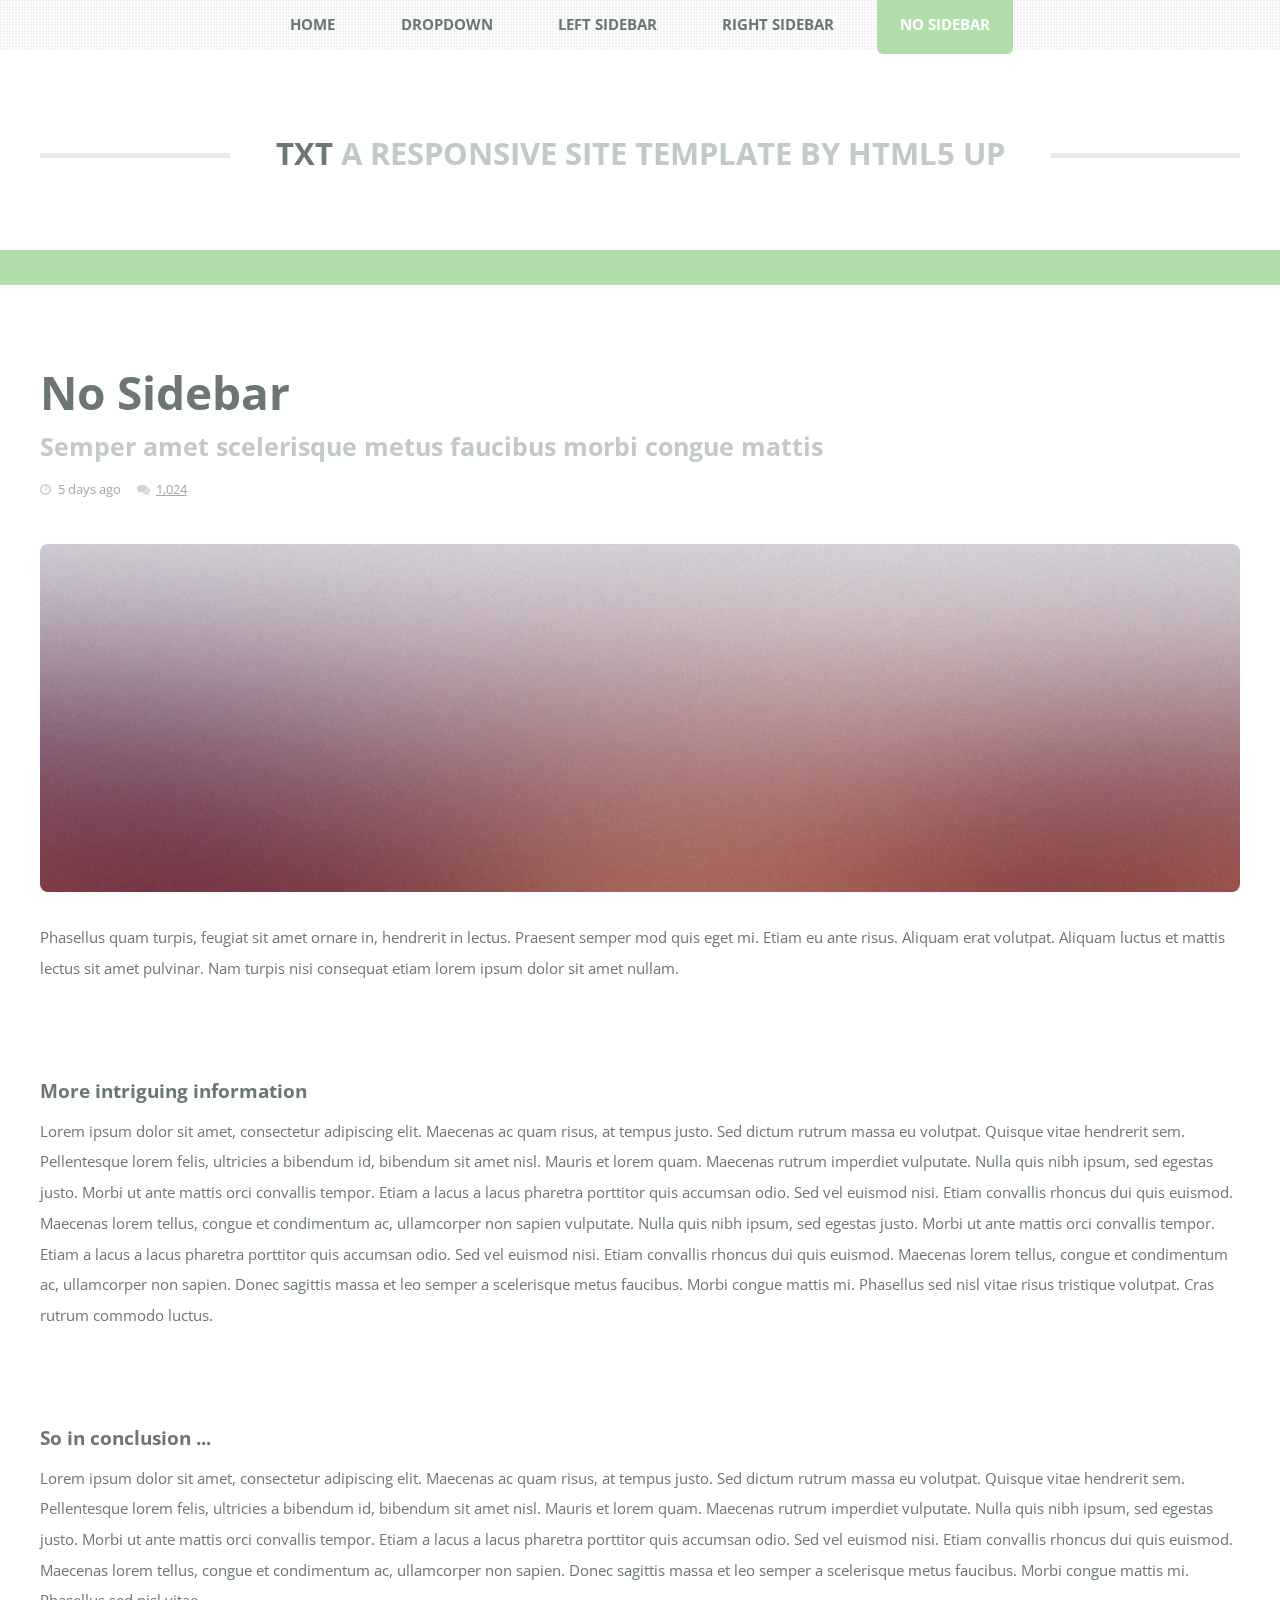
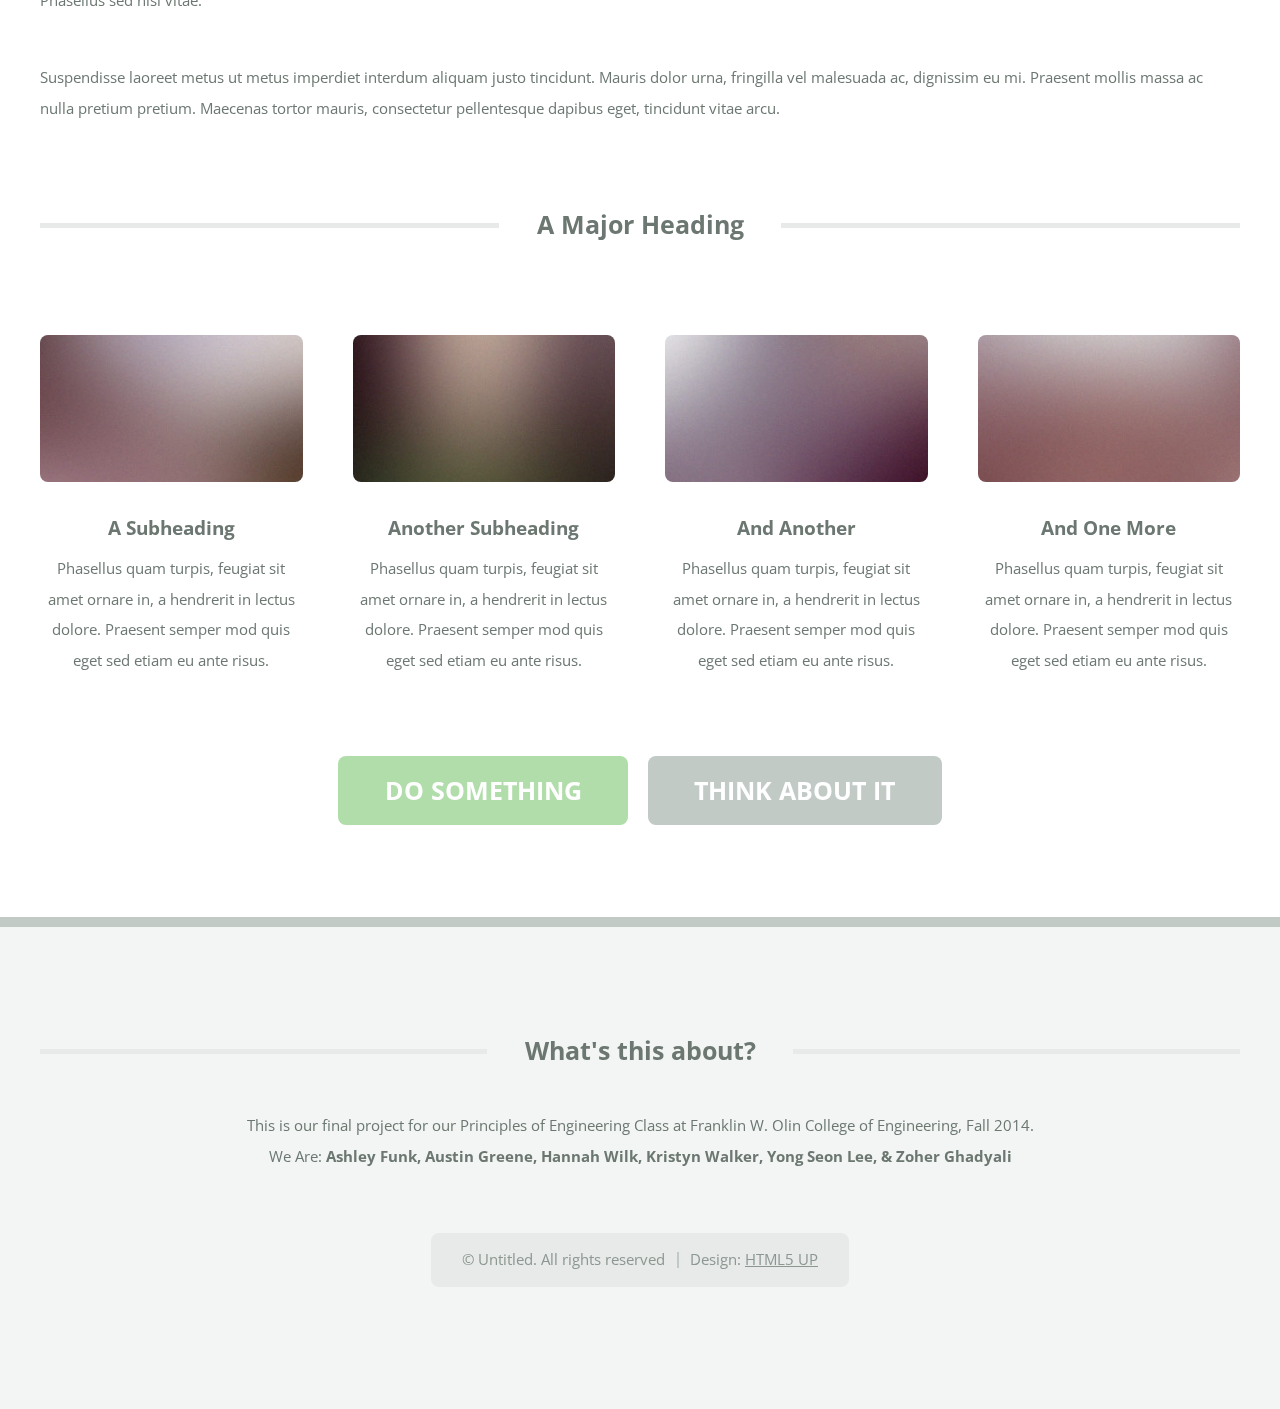
<file: no-sidebar.html>
<!DOCTYPE HTML>
<!--
	TXT by HTML5 UP
	html5up.net | @n33co
	Free for personal and commercial use under the CCA 3.0 license (html5up.net/license)
-->
<html>
	<head>
		<title>No Sidebar - TXT by HTML5 UP</title>
		<meta http-equiv="content-type" content="text/html; charset=utf-8" />
		<meta name="description" content="" />
		<meta name="keywords" content="" />
		<!--[if lte IE 8]><script src="css/ie/html5shiv.js"></script><![endif]-->
		<script src="js/jquery.min.js"></script>
		<script src="js/jquery.dropotron.min.js"></script>
		<script src="js/skel.min.js"></script>
		<script src="js/skel-layers.min.js"></script>
		<script src="js/init.js"></script>
		<noscript>
			<link rel="stylesheet" href="css/skel.css" />
			<link rel="stylesheet" href="css/style.css" />
			<link rel="stylesheet" href="css/style-desktop.css" />
		</noscript>
		<!--[if lte IE 8]><link rel="stylesheet" href="css/ie/v8.css" /><![endif]-->
	</head>
	<body>

		<!-- Header -->
			<header id="header">
				<div class="logo container">
					<div>
						<h1><a href="index.html" id="logo">TXT</a></h1>
						<p>A responsive site template by HTML5 UP</p>
					</div>
				</div>
			</header>

		<!-- Nav -->
			<nav id="nav" class="skel-layers-fixed">
				<ul>
					<li><a href="index.html">Home</a></li>
					<li>
						<a href="">Dropdown</a>
						<ul>
							<li><a href="#">Lorem ipsum dolor</a></li>
							<li><a href="#">Magna phasellus</a></li>
							<li>
								<a href="">Phasellus consequat</a>
								<ul>
									<li><a href="#">Lorem ipsum dolor</a></li>
									<li><a href="#">Phasellus consequat</a></li>
									<li><a href="#">Magna phasellus</a></li>
									<li><a href="#">Etiam dolore nisl</a></li>
								</ul>
							</li>
							<li><a href="#">Veroeros feugiat</a></li>
						</ul>
					</li>
					<li><a href="left-sidebar.html">Left Sidebar</a></li>
					<li><a href="right-sidebar.html">Right Sidebar</a></li>
					<li class="current"><a href="no-sidebar.html">No Sidebar</a></li>
				</ul>
			</nav>
		
		<!-- Main -->
			<div id="main-wrapper">
				<div id="main" class="container">
					<div class="row">
						<div class="12u">
							<div class="content">
							
								<!-- Content -->
						
									<article class="box page-content">

										<header>
											<h2>No Sidebar</h2>
											<p>Semper amet scelerisque metus faucibus morbi congue mattis</p>
											<ul class="meta">
												<li class="icon fa-clock-o">5 days ago</li>
												<li class="icon fa-comments"><a href="#">1,024</a></li>
											</ul>
										</header>

										<section>
											<span class="image featured"><img src="images/pic05.jpg" alt="" /></span>
											<p>
												Phasellus quam turpis, feugiat sit amet ornare in, hendrerit in lectus. 
												Praesent semper mod quis eget mi. Etiam eu ante risus. Aliquam erat volutpat. 
												Aliquam luctus et mattis lectus sit amet pulvinar. Nam turpis nisi 
												consequat etiam lorem ipsum dolor sit amet nullam.
											</p>
										</section>
										
										<section>
											<h3>More intriguing information</h3>
											<p>
												Lorem ipsum dolor sit amet, consectetur adipiscing elit. Maecenas ac quam risus, at tempus 
												justo. Sed dictum rutrum massa eu volutpat. Quisque vitae hendrerit sem. Pellentesque lorem felis, 
												ultricies a bibendum id, bibendum sit amet nisl. Mauris et lorem quam. Maecenas rutrum imperdiet 
												vulputate. Nulla quis nibh ipsum, sed egestas justo. Morbi ut ante mattis orci convallis tempor. 
												Etiam a lacus a lacus pharetra porttitor quis accumsan odio. Sed vel euismod nisi. Etiam convallis 
												rhoncus dui quis euismod. Maecenas lorem tellus, congue et condimentum ac, ullamcorper non sapien
												vulputate. Nulla quis nibh ipsum, sed egestas justo. Morbi ut ante mattis orci convallis tempor. 
												Etiam a lacus a lacus pharetra porttitor quis accumsan odio. Sed vel euismod nisi. Etiam convallis 
												rhoncus dui quis euismod. Maecenas lorem tellus, congue et condimentum ac, ullamcorper non sapien. 
												Donec sagittis massa et leo semper a scelerisque metus faucibus. Morbi congue mattis mi. 
												Phasellus sed nisl vitae risus tristique volutpat. Cras rutrum commodo luctus.
											</p>
										</section>

										<section>
											<h3>So in conclusion ...</h3>
											<p>
												Lorem ipsum dolor sit amet, consectetur adipiscing elit. Maecenas ac quam risus, at tempus 
												justo. Sed dictum rutrum massa eu volutpat. Quisque vitae hendrerit sem. Pellentesque lorem felis, 
												ultricies a bibendum id, bibendum sit amet nisl. Mauris et lorem quam. Maecenas rutrum imperdiet 
												vulputate. Nulla quis nibh ipsum, sed egestas justo. Morbi ut ante mattis orci convallis tempor. 
												Etiam a lacus a lacus pharetra porttitor quis accumsan odio. Sed vel euismod nisi. Etiam convallis 
												rhoncus dui quis euismod. Maecenas lorem tellus, congue et condimentum ac, ullamcorper non sapien. 
												Donec sagittis massa et leo semper a scelerisque metus faucibus. Morbi congue mattis mi. 
												Phasellus sed nisl vitae.
											</p>
											<p>
												Suspendisse laoreet metus ut metus imperdiet interdum aliquam justo tincidunt. Mauris dolor urna, 
												fringilla vel malesuada ac, dignissim eu mi. Praesent mollis massa ac nulla pretium pretium. 
												Maecenas tortor mauris, consectetur pellentesque dapibus eget, tincidunt vitae arcu. 
											</p>
										</section>

									</article>

							</div>
						</div>
					</div>
					<div class="row 200%">
						<div class="12u">

							<!-- Features -->
								<section class="box features">
									<h2 class="major"><span>A Major Heading</span></h2>
									<div>
										<div class="row">
											<div class="3u">
												
												<!-- Feature -->
													<section class="box feature">
														<a href="#" class="image featured"><img src="images/pic01.jpg" alt="" /></a>
														<h3><a href="#">A Subheading</a></h3>
														<p>
															Phasellus quam turpis, feugiat sit amet ornare in, a hendrerit in 
															lectus dolore. Praesent semper mod quis eget sed etiam eu ante risus.
														</p>
													</section>
										
											</div>
											<div class="3u">
												
												<!-- Feature -->
													<section class="box feature">
														<a href="#" class="image featured"><img src="images/pic02.jpg" alt="" /></a>
														<h3><a href="#">Another Subheading</a></h3>
														<p>
															Phasellus quam turpis, feugiat sit amet ornare in, a hendrerit in 
															lectus dolore. Praesent semper mod quis eget sed etiam eu ante risus.
														</p>
													</section>
										
											</div>
											<div class="3u">
												
												<!-- Feature -->
													<section class="box feature">
														<a href="#" class="image featured"><img src="images/pic03.jpg" alt="" /></a>
														<h3><a href="#">And Another</a></h3>
														<p>
															Phasellus quam turpis, feugiat sit amet ornare in, a hendrerit in 
															lectus dolore. Praesent semper mod quis eget sed etiam eu ante risus.
														</p>
													</section>
										
											</div>
											<div class="3u">
												
												<!-- Feature -->
													<section class="box feature">
														<a href="#" class="image featured"><img src="images/pic04.jpg" alt="" /></a>
														<h3><a href="#">And One More</a></h3>
														<p>
															Phasellus quam turpis, feugiat sit amet ornare in, a hendrerit in 
															lectus dolore. Praesent semper mod quis eget sed etiam eu ante risus.
														</p>
													</section>
										
											</div>
										</div>
										<div class="row">
											<div class="12u">
												<ul class="actions">
													<li><a href="#" class="button big">Do Something</a></li>
													<li><a href="#" class="button alt big">Think About It</a></li>
												</ul>
											</div>
										</div>
									</div>
								</section>

						</div>
					</div>
				</div>
			</div>

		<!-- Footer -->
			<footer id="footer" class="container">
				<div class="row 200%">
					<div class="12u">

						<!-- About -->
							<section>
								<h2 class="major"><span>What's this about?</span></h2>
								<p>
									This is our final project for our Principles of Engineering Class at Franklin W. Olin College of Engineering, Fall 2014.						
								
								<br> We Are: <b>Ashley Funk, Austin Greene, Hannah Wilk,  Kristyn Walker, Yong Seon Lee, & Zoher Ghadyali</b></br></p>

					</div>
				</div>

				<!-- Copyright -->
					<div id="copyright">
						<ul class="menu">
							<li>&copy; Untitled. All rights reserved</li><li>Design: <a href="http://html5up.net">HTML5 UP</a></li>
						</ul>
					</div>

			</footer>

	</body>
</html>
</file>
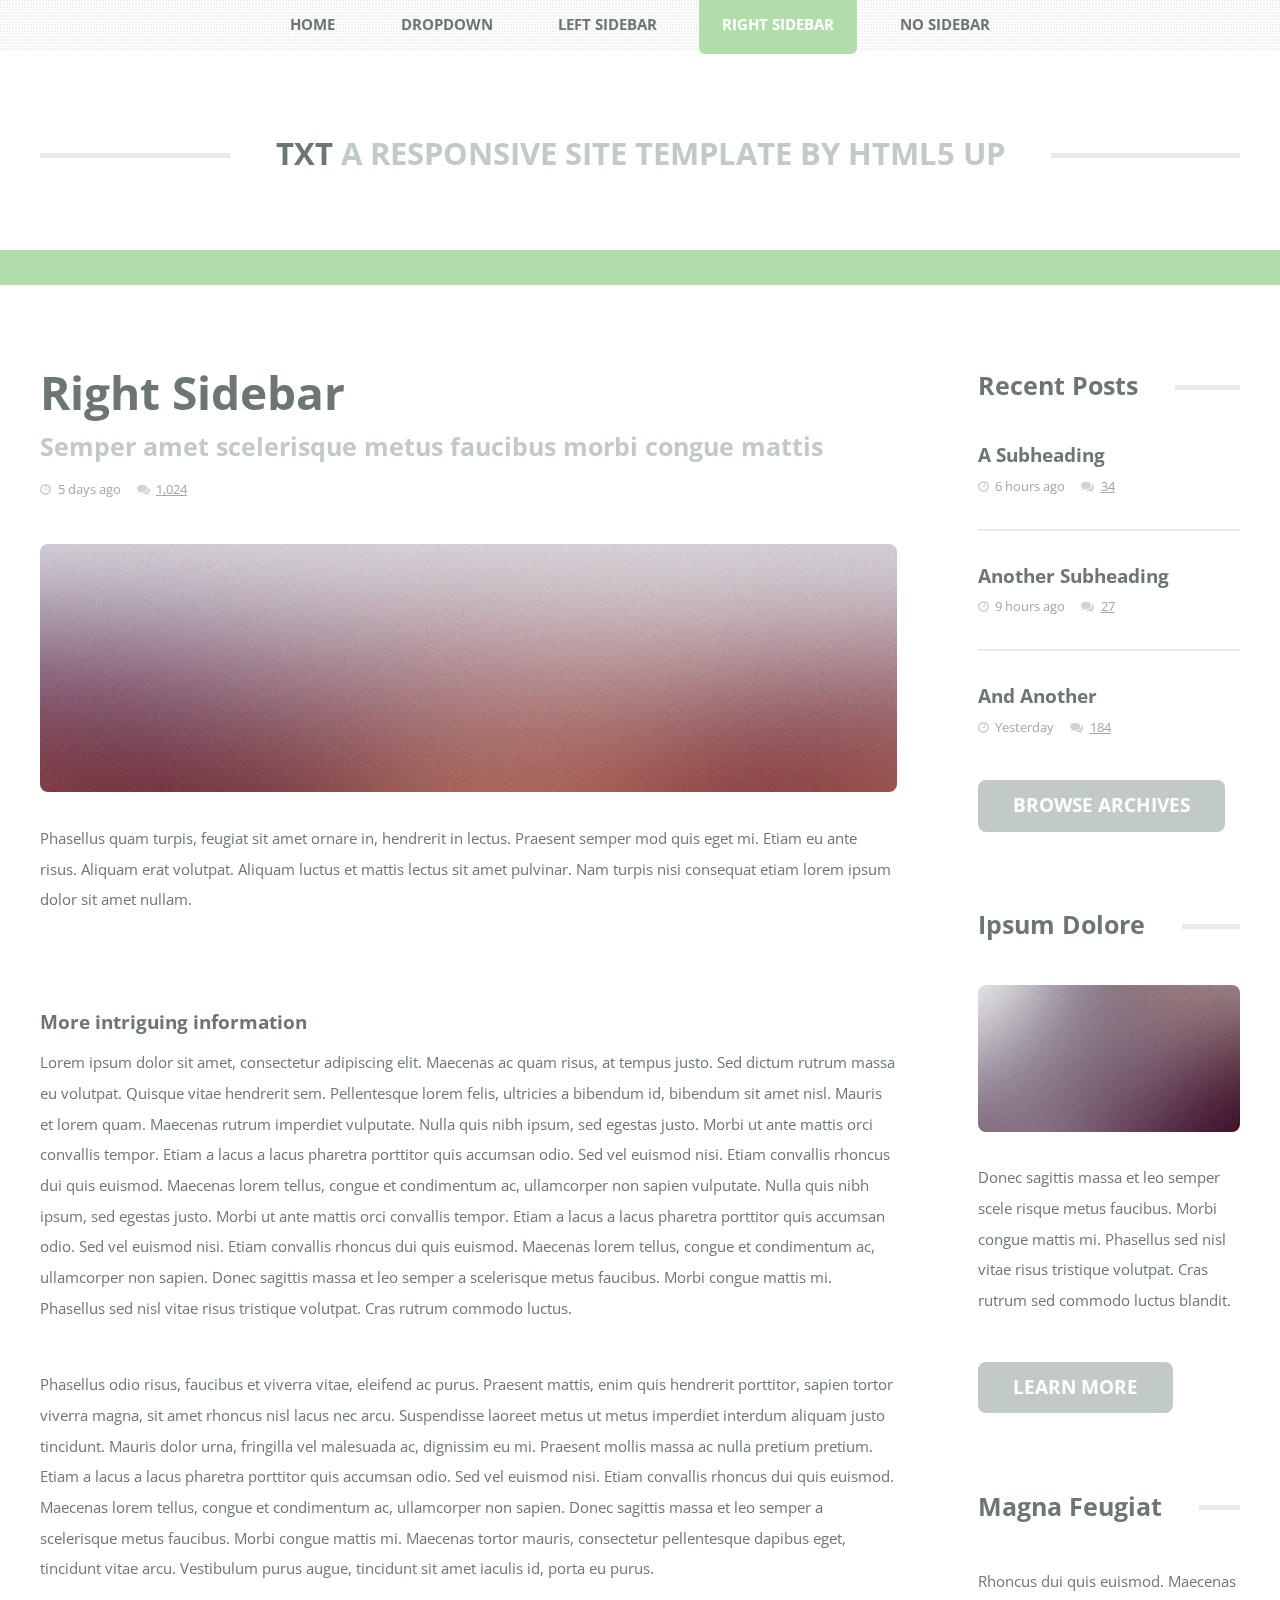
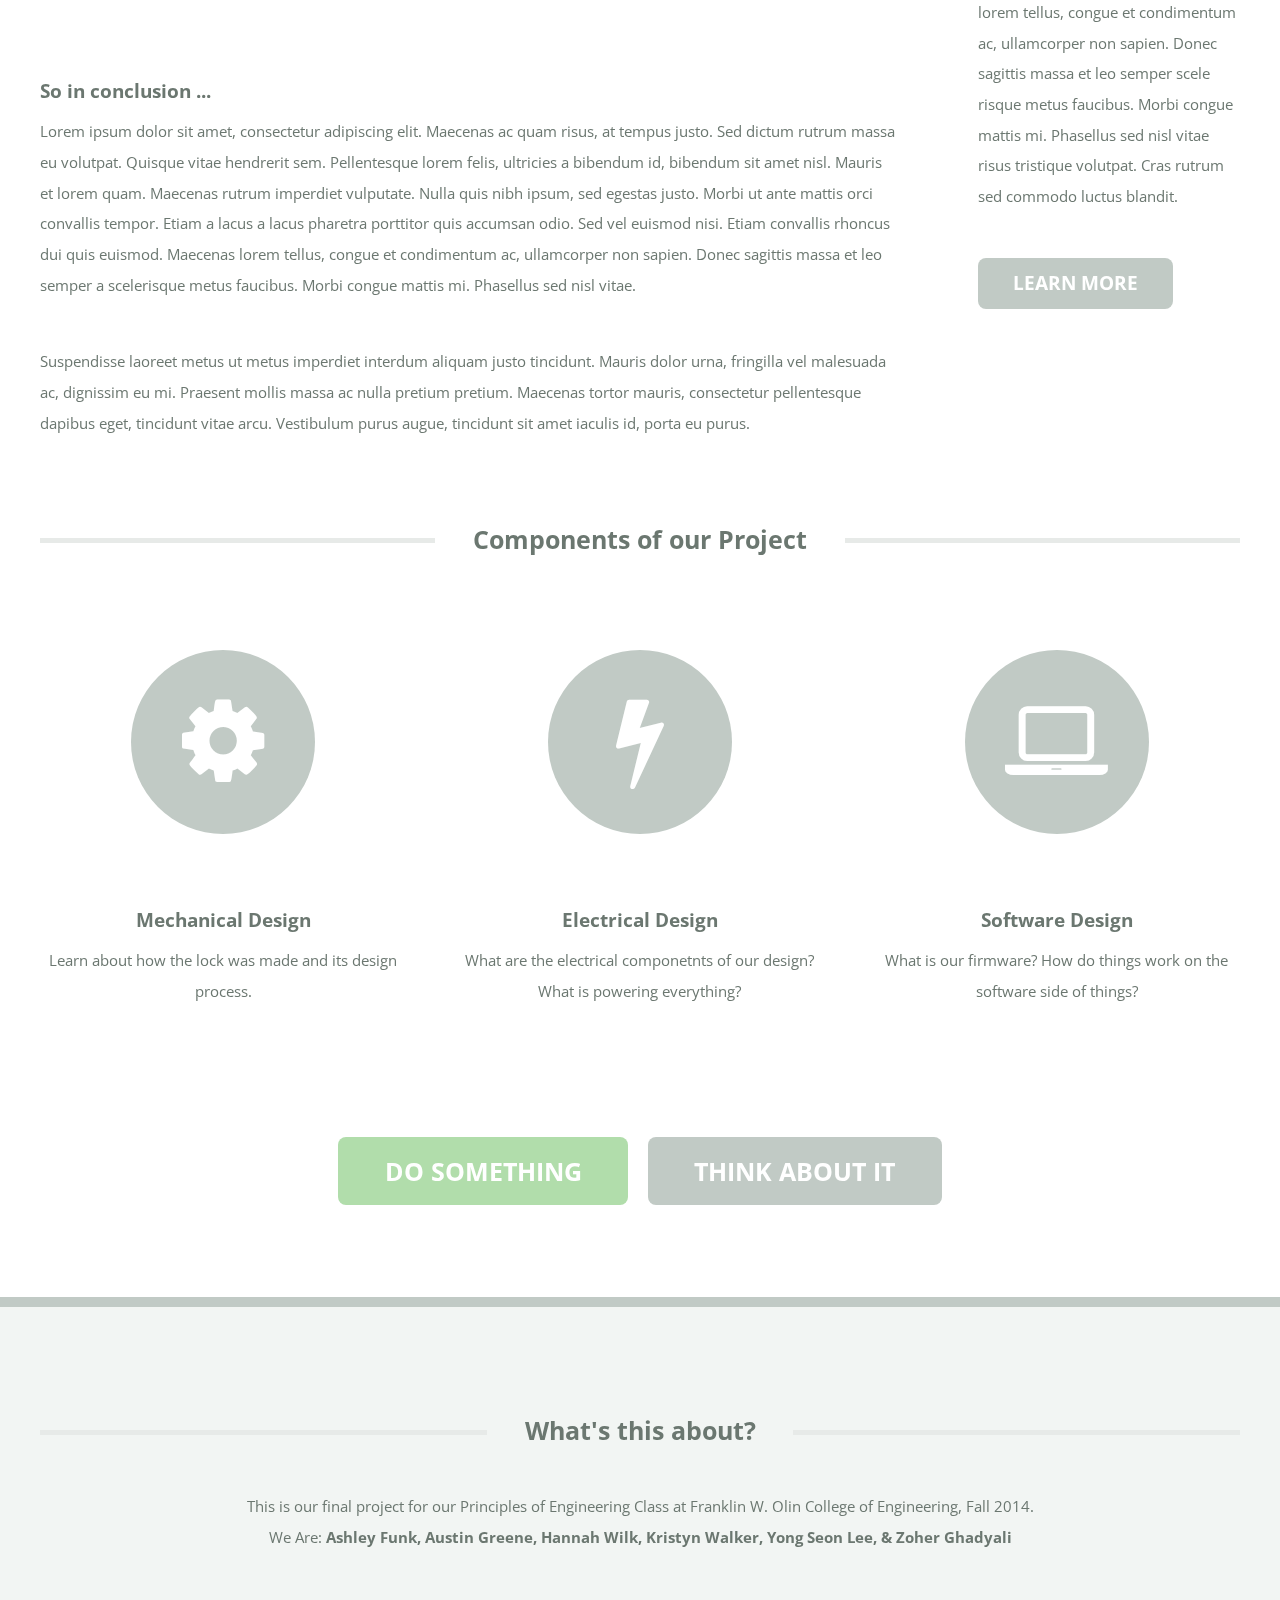
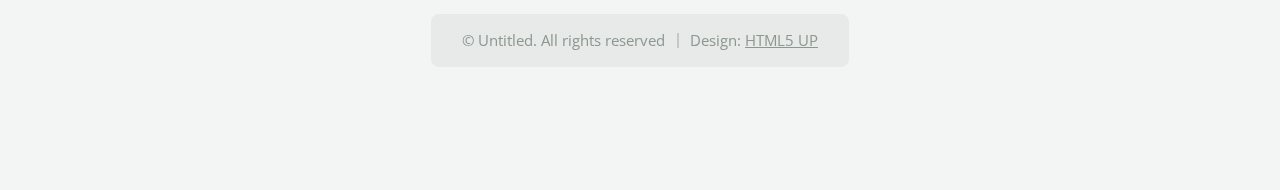
<file: right-sidebar.html>
<!DOCTYPE HTML>
<!--
	TXT by HTML5 UP
	html5up.net | @n33co
	Free for personal and commercial use under the CCA 3.0 license (html5up.net/license)
-->
<html>
	<head>
		<title>Right Sidebar - TXT by HTML5 UP</title>
		<meta http-equiv="content-type" content="text/html; charset=utf-8" />
		<meta name="description" content="" />
		<meta name="keywords" content="" />
		<!--[if lte IE 8]><script src="css/ie/html5shiv.js"></script><![endif]-->
		<script src="js/jquery.min.js"></script>
		<script src="js/jquery.dropotron.min.js"></script>
		<script src="js/skel.min.js"></script>
		<script src="js/skel-layers.min.js"></script>
		<script src="js/init.js"></script>
		<noscript>
			<link rel="stylesheet" href="css/skel.css" />
			<link rel="stylesheet" href="css/style.css" />
			<link rel="stylesheet" href="css/style-desktop.css" />
		</noscript>
		<!--[if lte IE 8]><link rel="stylesheet" href="css/ie/v8.css" /><![endif]-->
	</head>
	<body>

		<!-- Header -->
			<header id="header">
				<div class="logo container">
					<div>
						<h1><a href="index.html" id="logo">TXT</a></h1>
						<p>A responsive site template by HTML5 UP</p>
					</div>
				</div>
			</header>

		<!-- Nav -->
			<nav id="nav" class="skel-layers-fixed">
				<ul>
					<li><a href="index.html">Home</a></li>
					<li>
						<a href="">Dropdown</a>
						<ul>
							<li><a href="#">Lorem ipsum dolor</a></li>
							<li><a href="#">Magna phasellus</a></li>
							<li>
								<a href="">Phasellus consequat</a>
								<ul>
									<li><a href="#">Lorem ipsum dolor</a></li>
									<li><a href="#">Phasellus consequat</a></li>
									<li><a href="#">Magna phasellus</a></li>
									<li><a href="#">Etiam dolore nisl</a></li>
								</ul>
							</li>
							<li><a href="#">Veroeros feugiat</a></li>
						</ul>
					</li>
					<li><a href="left-sidebar.html">Left Sidebar</a></li>
					<li class="current"><a href="right-sidebar.html">Right Sidebar</a></li>
					<li><a href="no-sidebar.html">No Sidebar</a></li>
				</ul>
			</nav>
		
		<!-- Main -->
			<div id="main-wrapper">
				<div id="main" class="container">
					<div class="row">
						<div class="9u important(collapse)">
							<div class="content content-left">
							
								<!-- Content -->
						
									<article class="box page-content">

										<header>
											<h2>Right Sidebar</h2>
											<p>Semper amet scelerisque metus faucibus morbi congue mattis</p>
											<ul class="meta">
												<li class="icon fa-clock-o">5 days ago</li>
												<li class="icon fa-comments"><a href="#">1,024</a></li>
											</ul>
										</header>

										<section>
											<span class="image featured"><img src="images/pic05.jpg" alt="" /></span>
											<p>
												Phasellus quam turpis, feugiat sit amet ornare in, hendrerit in lectus. 
												Praesent semper mod quis eget mi. Etiam eu ante risus. Aliquam erat volutpat. 
												Aliquam luctus et mattis lectus sit amet pulvinar. Nam turpis nisi 
												consequat etiam lorem ipsum dolor sit amet nullam.
											</p>
										</section>
										
										<section>
											<h3>More intriguing information</h3>
											<p>
												Lorem ipsum dolor sit amet, consectetur adipiscing elit. Maecenas ac quam risus, at tempus 
												justo. Sed dictum rutrum massa eu volutpat. Quisque vitae hendrerit sem. Pellentesque lorem felis, 
												ultricies a bibendum id, bibendum sit amet nisl. Mauris et lorem quam. Maecenas rutrum imperdiet 
												vulputate. Nulla quis nibh ipsum, sed egestas justo. Morbi ut ante mattis orci convallis tempor. 
												Etiam a lacus a lacus pharetra porttitor quis accumsan odio. Sed vel euismod nisi. Etiam convallis 
												rhoncus dui quis euismod. Maecenas lorem tellus, congue et condimentum ac, ullamcorper non sapien
												vulputate. Nulla quis nibh ipsum, sed egestas justo. Morbi ut ante mattis orci convallis tempor. 
												Etiam a lacus a lacus pharetra porttitor quis accumsan odio. Sed vel euismod nisi. Etiam convallis 
												rhoncus dui quis euismod. Maecenas lorem tellus, congue et condimentum ac, ullamcorper non sapien. 
												Donec sagittis massa et leo semper a scelerisque metus faucibus. Morbi congue mattis mi. 
												Phasellus sed nisl vitae risus tristique volutpat. Cras rutrum commodo luctus.
											</p>
											<p>
												Phasellus odio risus, faucibus et viverra vitae, eleifend ac purus. Praesent mattis, enim 
												quis hendrerit porttitor, sapien tortor viverra magna, sit amet rhoncus nisl lacus nec arcu. 
												Suspendisse laoreet metus ut metus imperdiet interdum aliquam justo tincidunt. Mauris dolor urna, 
												fringilla vel malesuada ac, dignissim eu mi. Praesent mollis massa ac nulla pretium pretium. 
												Etiam a lacus a lacus pharetra porttitor quis accumsan odio. Sed vel euismod nisi. Etiam convallis 
												rhoncus dui quis euismod. Maecenas lorem tellus, congue et condimentum ac, ullamcorper non sapien. 
												Donec sagittis massa et leo semper a scelerisque metus faucibus. Morbi congue mattis mi. 
												Maecenas tortor mauris, consectetur pellentesque dapibus eget, tincidunt vitae arcu. 
												Vestibulum purus augue, tincidunt sit amet iaculis id, porta eu purus.
											</p>
										</section>

										<section>
											<h3>So in conclusion ...</h3>
											<p>
												Lorem ipsum dolor sit amet, consectetur adipiscing elit. Maecenas ac quam risus, at tempus 
												justo. Sed dictum rutrum massa eu volutpat. Quisque vitae hendrerit sem. Pellentesque lorem felis, 
												ultricies a bibendum id, bibendum sit amet nisl. Mauris et lorem quam. Maecenas rutrum imperdiet 
												vulputate. Nulla quis nibh ipsum, sed egestas justo. Morbi ut ante mattis orci convallis tempor. 
												Etiam a lacus a lacus pharetra porttitor quis accumsan odio. Sed vel euismod nisi. Etiam convallis 
												rhoncus dui quis euismod. Maecenas lorem tellus, congue et condimentum ac, ullamcorper non sapien. 
												Donec sagittis massa et leo semper a scelerisque metus faucibus. Morbi congue mattis mi. 
												Phasellus sed nisl vitae.
											</p>
											<p>
												Suspendisse laoreet metus ut metus imperdiet interdum aliquam justo tincidunt. Mauris dolor urna, 
												fringilla vel malesuada ac, dignissim eu mi. Praesent mollis massa ac nulla pretium pretium. 
												Maecenas tortor mauris, consectetur pellentesque dapibus eget, tincidunt vitae arcu. 
												Vestibulum purus augue, tincidunt sit amet iaculis id, porta eu purus.
											</p>
										</section>

									</article>

							</div>
						</div>
						<div class="3u">
							<div class="sidebar">
							
								<!-- Sidebar -->
							
									<!-- Recent Posts -->
										<section>
											<h2 class="major"><span>Recent Posts</span></h2>
											<ul class="divided">
												<li>
													<article class="box post-summary">
														<h3><a href="#">A Subheading</a></h3>
														<ul class="meta">
															<li class="icon fa-clock-o">6 hours ago</li>
															<li class="icon fa-comments"><a href="#">34</a></li>
														</ul>
													</article>
												</li>
												<li>
													<article class="box post-summary">
														<h3><a href="#">Another Subheading</a></h3>
														<ul class="meta">
															<li class="icon fa-clock-o">9 hours ago</li>
															<li class="icon fa-comments"><a href="#">27</a></li>
														</ul>
													</article>
												</li>
												<li>
													<article class="box post-summary">
														<h3><a href="#">And Another</a></h3>
														<ul class="meta">
															<li class="icon fa-clock-o">Yesterday</li>
															<li class="icon fa-comments"><a href="#">184</a></li>
														</ul>
													</article>
												</li>
											</ul>
											<a href="#" class="button alt">Browse Archives</a>
										</section>

									<!-- Something -->
										<section>
											<h2 class="major"><span>Ipsum Dolore</span></h2>
											<a href="#" class="image featured"><img src="images/pic03.jpg" alt="" /></a>
											<p>
												Donec sagittis massa et leo semper scele risque metus faucibus. Morbi congue mattis mi. 
												Phasellus sed nisl vitae risus tristique volutpat. Cras rutrum sed commodo luctus blandit.
											</p>
											<a href="#" class="button alt">Learn more</a>
										</section>

									<!-- Something -->
										<section>
											<h2 class="major"><span>Magna Feugiat</span></h2>
											<p>
												Rhoncus dui quis euismod. Maecenas lorem tellus, congue et condimentum ac, ullamcorper non sapien. 
												Donec sagittis massa et leo semper scele risque metus faucibus. Morbi congue mattis mi. 
												Phasellus sed nisl vitae risus tristique volutpat. Cras rutrum sed commodo luctus blandit.
											</p>
											<a href="#" class="button alt">Learn more</a>
										</section>

							</div>
						</div>
					</div>
					<div class="row 200%">
						<div class="12u">

							<!-- Features -->
								<section class="box features">
									<h2 class="major"><span>Components of our Project</span></h2>
									<div>
										<div class="row">
											<div class="4u">
												
												<!-- Feature -->
													<section class="box highlight">
									
									<ul class="special">
										<li><a href="MechanicalDesign.html" class="icon fa-cog"></a></li>
									</ul>

														<h3><a href="#">
															Mechanical Design</a></h3>
														<p>
															Learn about how the lock was made and its design process.
														</p>
													</section>
										
											</div>
											<div class="4u">
												
												<!-- Feature -->
													<section class="box highlight">
									
									<ul class="special">
										<li><a href="ElectricalDesign.html" class="icon fa-bolt"></a></li>
									</ul>

														<h3><a href="ElectricalDesign.html">
															Electrical Design</a></h3>
														<p>
															What are the electrical componetnts of our design? What is powering everything?
														</p>
													</section>
										
											</div>
											<div class="4u">
												
												<!-- Feature -->
													<section class="box highlight">
									
									<ul class="special">
										<li><a href="SoftwareDesign.html" class="icon fa-laptop"></a></li>
									</ul>

														<h3><a href="SoftwareDesign">
															Software Design</a></h3>
														<p>
															What is our firmware? How do things work on the software side of things?
														</p>
													</section>
										
											</div>
											<div class="4u">
												
												<!-- Feature -->
													
											</div>
										</div>
										
									</div>
								</section>
										
											</div>
										</div>
										<div class="row">
											<div class="12u">
												<ul class="actions">
													<li><a href="#" class="button big">Do Something</a></li>
													<li><a href="#" class="button alt big">Think About It</a></li>
												</ul>
											</div>
										</div>
									</div>
								</section>

						</div>
					</div>
				</div>
			</div>

		<!-- Footer -->
			<footer id="footer" class="container">
				<div class="row 200%">
					<div class="12u">

						<!-- About -->
							<section>
								<h2 class="major"><span>What's this about?</span></h2>
								<p>
									This is our final project for our Principles of Engineering Class at Franklin W. Olin College of Engineering, Fall 2014.						
								
								<br> We Are: <b>Ashley Funk, Austin Greene, Hannah Wilk,  Kristyn Walker, Yong Seon Lee, & Zoher Ghadyali</b></br></p>

					</div>
				</div>

				<!-- Copyright -->
					<div id="copyright">
						<ul class="menu">
							<li>&copy; Untitled. All rights reserved</li><li>Design: <a href="http://html5up.net">HTML5 UP</a></li>
						</ul>
					</div>

			</footer>

	</body>
</html>
</file>
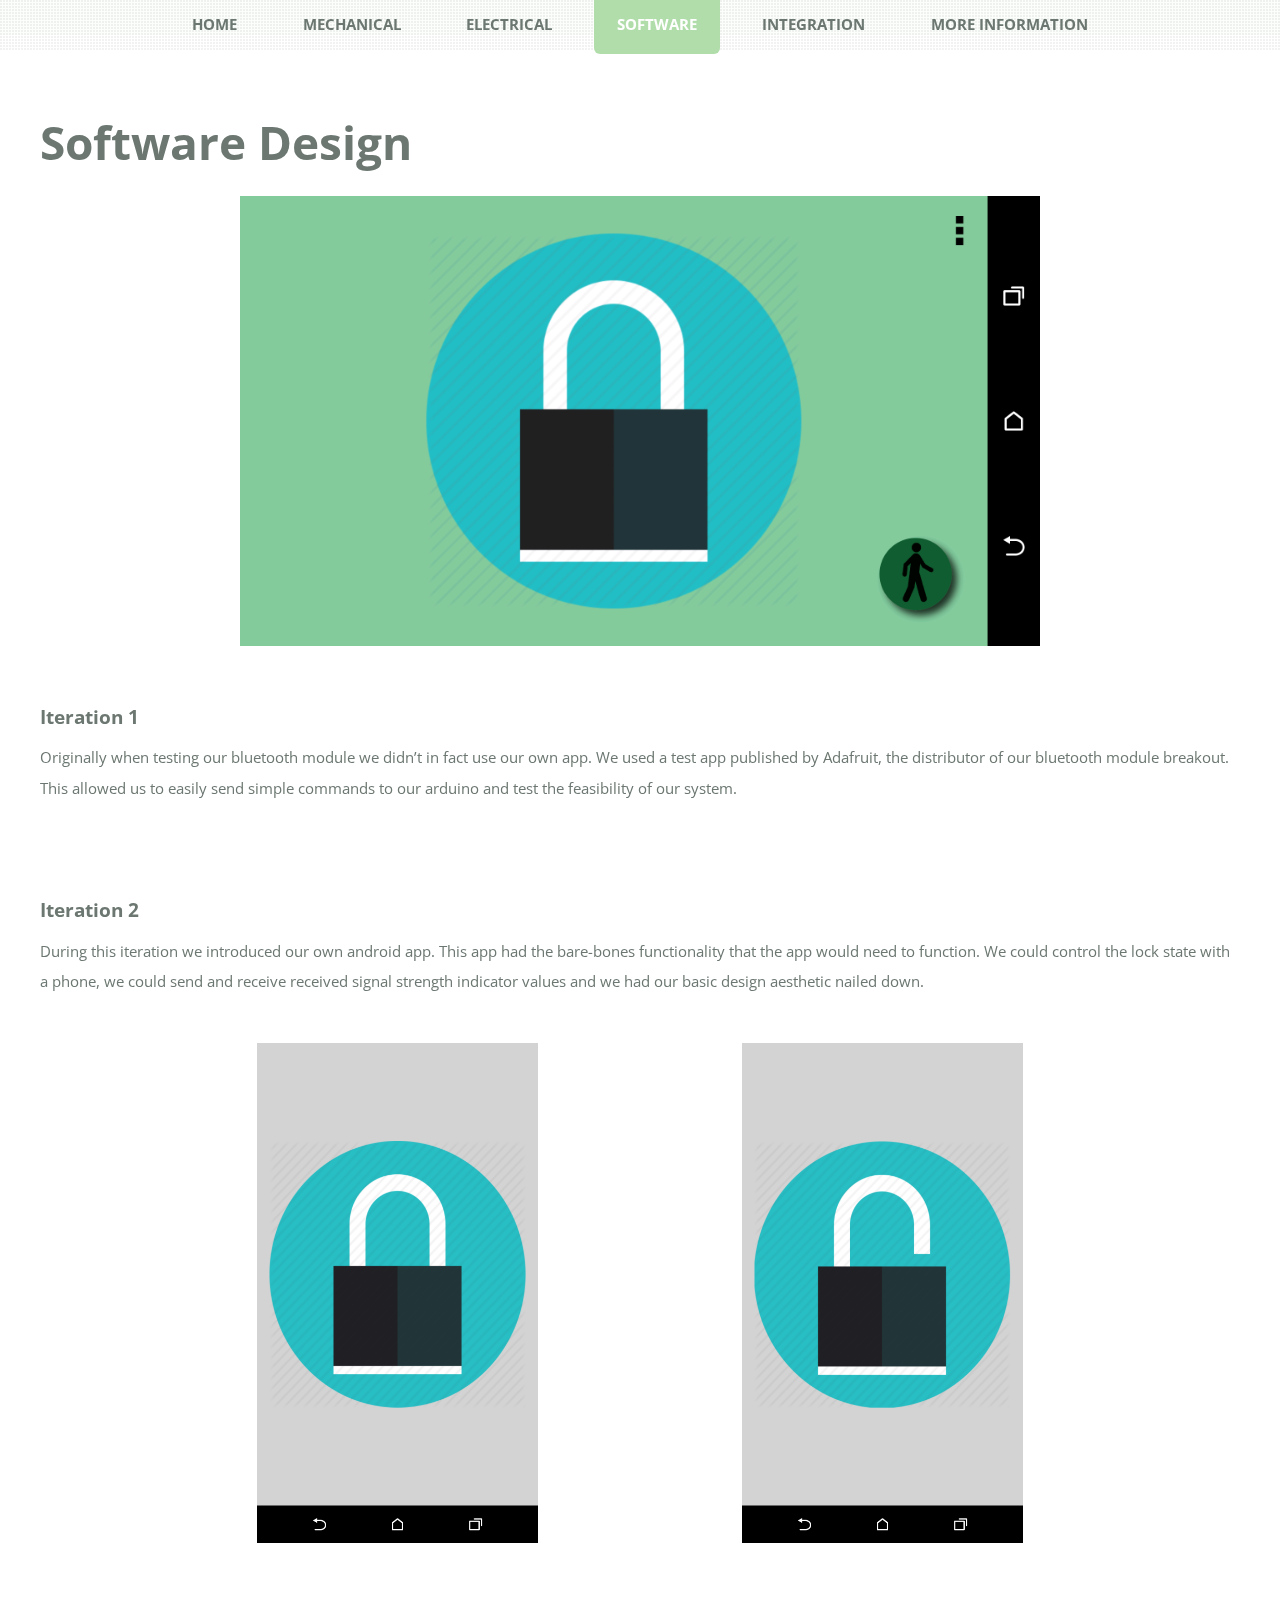
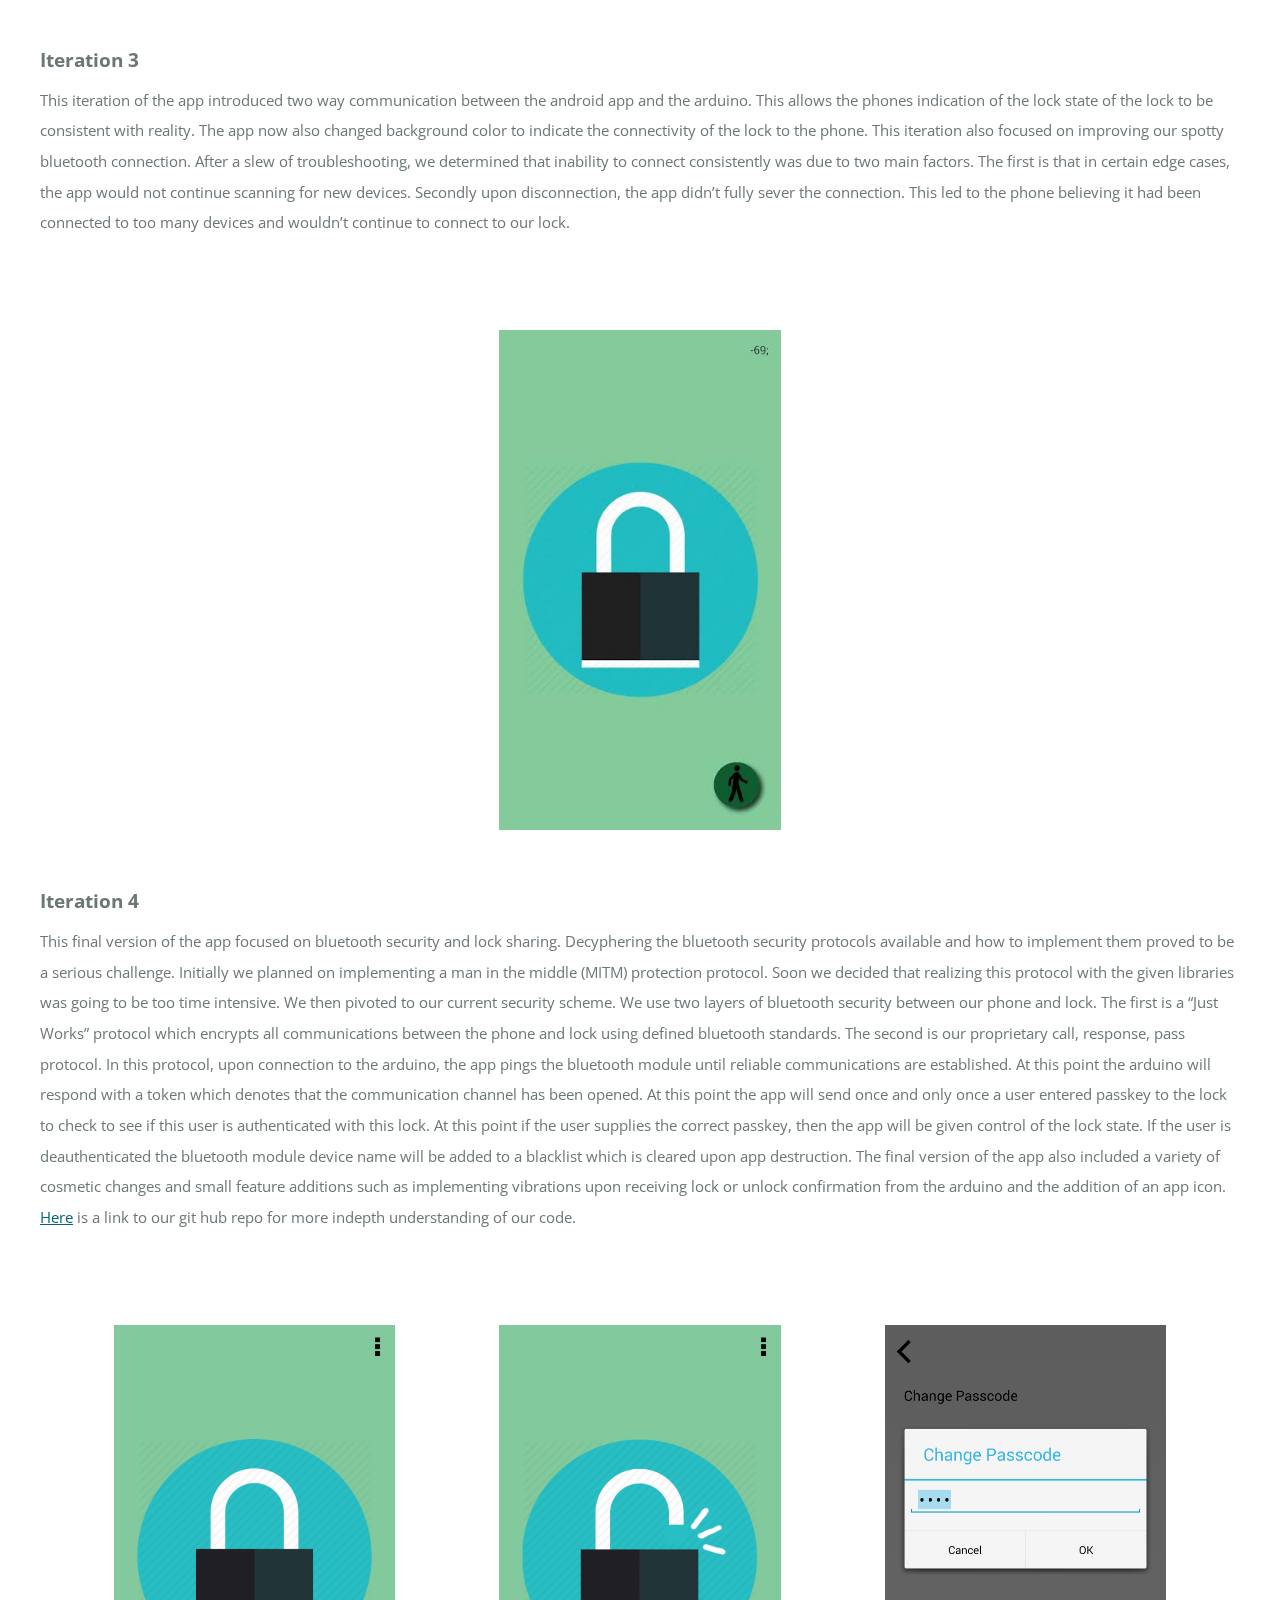
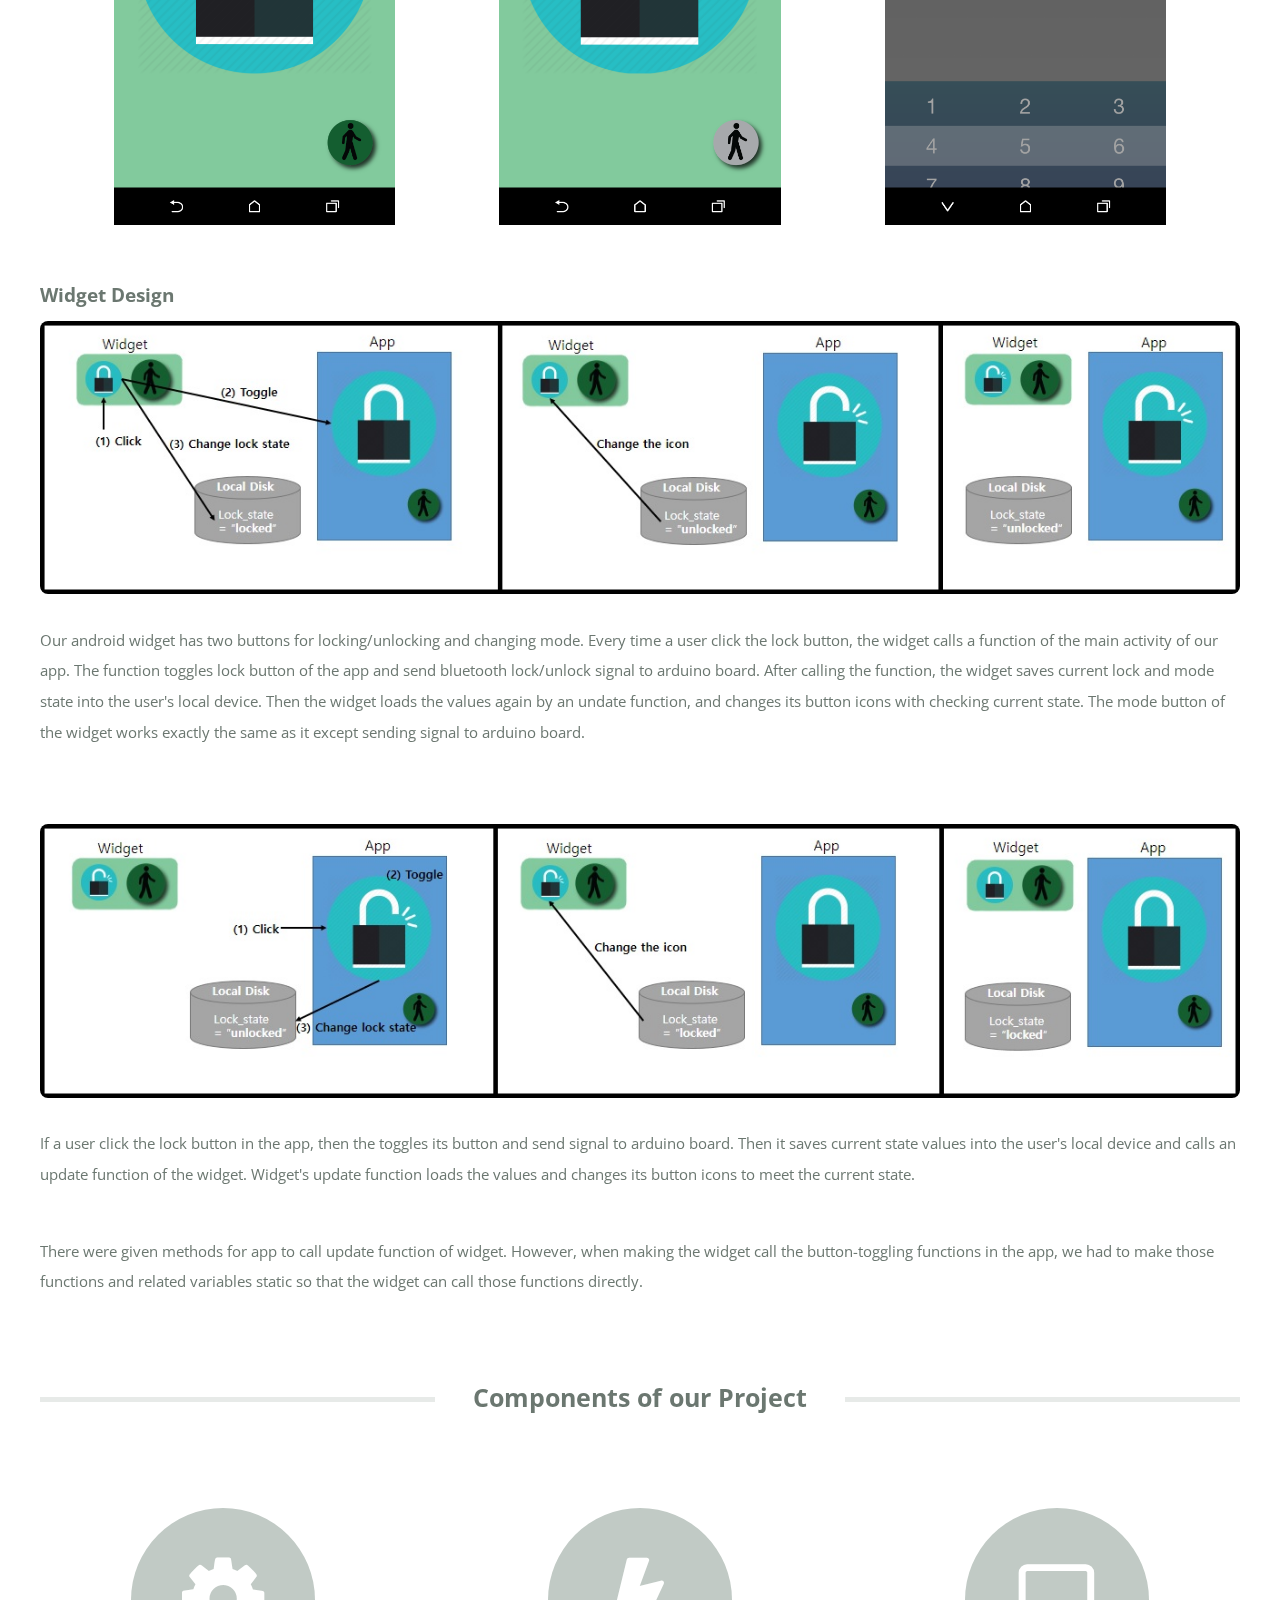
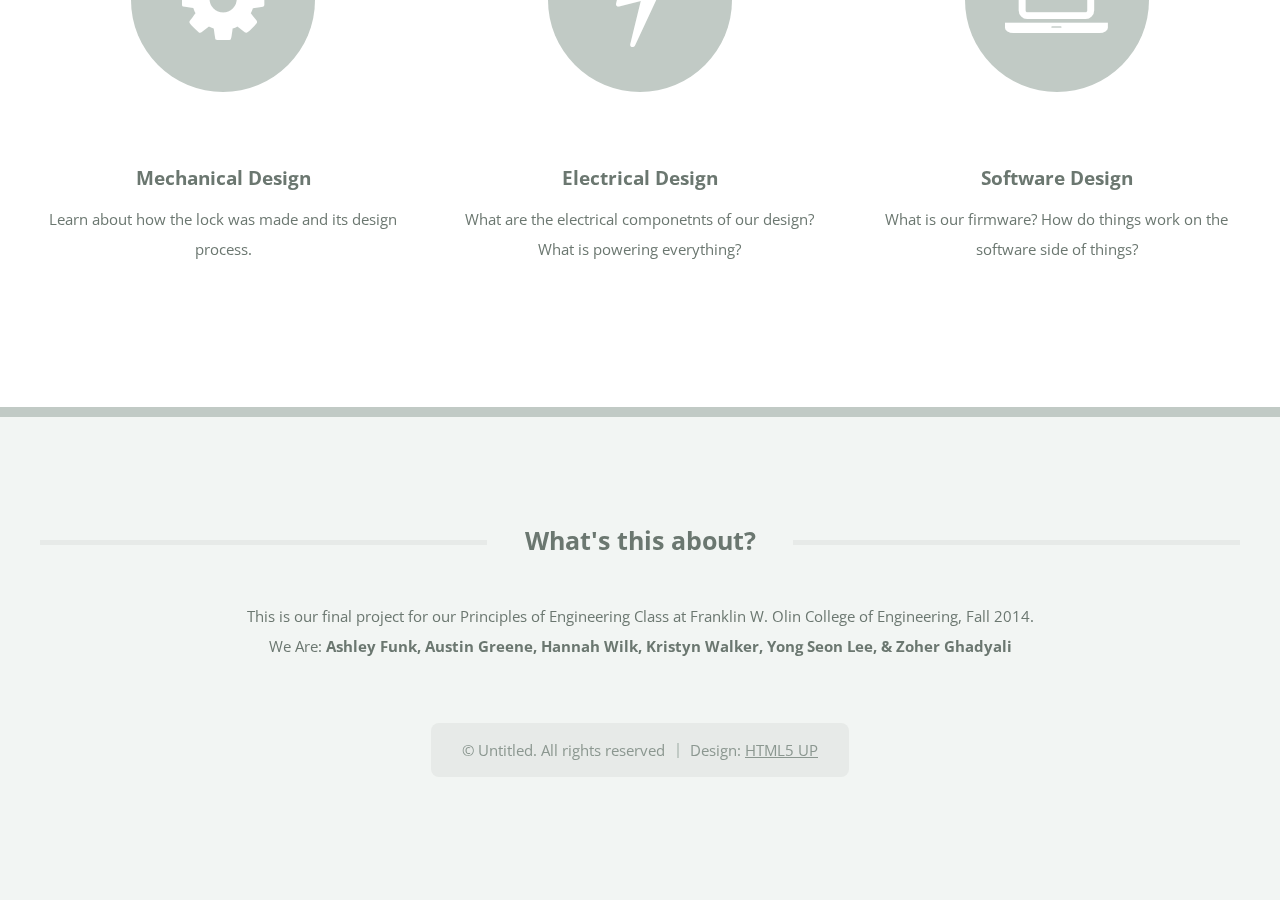
<file: SoftwareDesign.html>
<!DOCTYPE HTML>
<!--
	TXT by HTML5 UP
	html5up.net | @n33co
	Free for personal and commercial use under the CCA 3.0 license (html5up.net/license)
-->
<html>
	<head>
		<title>Software Design</title>
		<meta http-equiv="content-type" content="text/html; charset=utf-8" />
		<meta name="description" content="" />
		<meta name="keywords" content="" />
		<!--[if lte IE 8]><script src="css/ie/html5shiv.js"></script><![endif]-->
		<script src="js/jquery.min.js"></script>
		<script src="js/jquery.dropotron.min.js"></script>
		<script src="js/skel.min.js"></script>
		<script src="js/skel-layers.min.js"></script>
		<script src="js/init.js"></script>
		<noscript>
			<link rel="stylesheet" href="css/skel.css" />
			<link rel="stylesheet" href="css/style.css" />
			<link rel="stylesheet" href="css/style-desktop.css" />
		</noscript>
		<!--[if lte IE 8]><link rel="stylesheet" href="css/ie/v8.css" /><![endif]-->
	</head>
	<body>
		<!-- Nav -->
				<nav id="nav" class="skel-layers-fixed">
				<ul>
					<li><a href="index.html">Home</a></li>
					<li><a href="MechanicalDesign.html">Mechanical</a></li>
					<li><a href="ElectricalDesign.html">Electrical</a></li>
					<li class="current"><a href="SoftwareDesign.html">Software</a></li>
					
					<li><a href="Integration.html">Integration</a></li>
					<li>
						<a href="">More Information</a>
						<ul>
							<li><a href="BudgetBreakdown.html">Budget Breakdown</a></li>
							<li><a href="ContactUs.html">About Us</a></li>
						</ul>
					</li>
				</ul>
			</nav>
		
		<!-- Main -->
			<div id="main-wrapper">
				<div id="main" class="container">
					<div class="row">
						<div class="12u">
							<div class="content">
							
								<!-- Content -->
						
									<article class="box page-content">

										<header>
											<h2>Software Design</h2>										
										</header>

										<section>
                                            <p style="text-align:center">
                                                <img src="images/SWiteration4s.png" alt="" style="width:800px"/>
                                            </p>
                                            <h3>Iteration 1</h3> 
											<p>
												Originally when testing our bluetooth module we didn’t in fact use our own app. We used a test app published by Adafruit, the distributor of our bluetooth module breakout. This allowed us to easily send simple commands to our arduino and test the feasibility of our system.

											</p>
										</section>
										
										<section>
											<h3>Iteration 2</h3>
											<p>
												During this iteration we introduced our own android app. This app had the bare-bones functionality that the app would need to function. We could control the lock state with a phone, we could send and receive received signal strength indicator values and we had our basic design aesthetic nailed down.
											</p>
                                            <p style="text-align:center">
                                                <img src="images/SWiteration2.png" alt="" height="500px" />
                                                <img src="images/SWinteration2u.png" alt="" height="500px" style="margin-left: 200px" />
                                            </p>
										</section>
                                        
                                        <section>
											<h3>Iteration 3</h3>
											<p>
												This iteration of the app introduced two way communication between the android app and the arduino. This allows the phones indication of the lock state of the lock to be consistent with reality. The app now also changed background color to indicate the connectivity of the lock to the phone. This iteration also focused on improving our spotty bluetooth connection. After a slew of troubleshooting, we determined that inability to connect consistently was due to two main factors. The first is that in certain edge cases, the app would not continue scanning for new devices. Secondly upon disconnection, the app didn’t fully sever the connection. This led to the phone believing it had been connected to too many devices and wouldn’t continue to connect to our lock.


											</p>
										</section>
                                        <p style="text-align:center">
                                                <img src="images/SWiteration3.png" alt="" height="500px" />
                                            </p>
										</section>
                                        <section>
											<h3>Iteration 4</h3>
											<p>
												This final version of the app focused on bluetooth security and lock sharing. Decyphering the bluetooth security protocols available and how to implement them proved to be a serious challenge. Initially we planned on implementing a man in the middle (MITM) protection protocol. Soon we decided that realizing this protocol with the given libraries was going to be too time intensive. We then pivoted to our current security scheme. We use two layers of bluetooth security between our phone and lock. The first is a “Just Works” protocol which encrypts all communications between the phone and lock using defined bluetooth standards. The second is our proprietary call, response, pass protocol. In this protocol, upon connection to the arduino, the app pings the bluetooth module until reliable communications are established. At this point the arduino will respond with a token which denotes that the communication channel has been opened. At this point the app will send once and only once a user entered passkey to the lock to check to see if this user is authenticated with this lock. At this point if the user supplies the correct passkey, then the app will be given control of the lock state. If the user is deauthenticated the bluetooth module device name will be added to a blacklist which is cleared upon app destruction. 

The final version of the app also included a variety of cosmetic changes and small feature additions such as implementing vibrations upon receiving lock or unlock confirmation from the arduino and the addition of an app icon. 
												<a href="https://github.com/POEbLOCK/POEbLOCK.github.io">Here</a> is a link to our git hub repo for more indepth understanding of our code.
											</p>
										</section>

                                        <p style="text-align:center">
                                                <img src="images/SWiteration4.png" alt="" height="500px" />
                                                <img src="images/SWiteration4u.png" alt="" height="500px" style="margin-left: 100px" />
                                                <img src="images/SWiteration4p.png" alt="" height="500px" style="margin-left: 100px" />
                                        </p>
										<section>
											<h3>Widget Design</h3>
											<span class="image featured"><img src="images/widget_design_0.jpg" alt="" /></span>
											<p>
												Our android widget has two buttons for locking/unlocking and changing mode. 
												Every time a user click the lock button, the widget calls a function of the main activity of our app. 
												The function toggles lock button of the app and send bluetooth lock/unlock signal to arduino board. 
												After calling the function, the widget saves current lock and mode state into the user's local device. 
												Then the widget loads the values again by an undate function, and changes its button icons with checking current state. 
												The mode button of the widget works exactly the same as it except sending signal to arduino board.
											</p>
											<br>
											<span class="image featured"><img src="images/widget_design_1.jpg" alt="" /></span>
											<p>
												If a user click the lock button in the app, then the toggles its button and send signal to arduino board. 
												Then it saves current state values into the user's local device and calls an update function of the widget. 
												Widget's update function loads the values and changes its button icons to meet the current state. 
											<p/>
											<p>
												There were given methods for app to call update function of widget. 
												However, when making the widget call the button-toggling functions in the app, 
												we had to make those functions and related variables static so that the widget can call those functions directly.
											</p>
										</section>

									</article>

							</div>
						</div>
					</div>
					<div class="row 200%">
						<div class="12u">

							<!-- Features -->
								<section class="box features">
									<h2 class="major"><span>Components of our Project</span></h2>
									<div>
										<div class="row">
											<div class="4u">
												
												<!-- Feature -->
													<section class="box highlight">
									
									<ul class="special">
										<li><a href="MechanicalDesign.html" class="icon fa-cog"></a></li>
									</ul>

														<h3><a href="#">
															Mechanical Design</a></h3>
														<p>
															Learn about how the lock was made and its design process.
														</p>
													</section>
										
											</div>
											<div class="4u">
												
												<!-- Feature -->
													<section class="box highlight">
									
									<ul class="special">
										<li><a href="ElectricalDesign.html" class="icon fa-bolt"></a></li>
									</ul>

														<h3><a href="ElectricalDesign.html">
															Electrical Design</a></h3>
														<p>
															What are the electrical componetnts of our design? What is powering everything?
														</p>
													</section>
										
											</div>
											<div class="4u">
												
												<!-- Feature -->
													<section class="box highlight">
									
									<ul class="special">
										<li><a href="SoftwareDesign.html" class="icon fa-laptop"></a></li>
									</ul>

														<h3><a href="SoftwareDesign">
															Software Design</a></h3>
														<p>
															What is our firmware? How do things work on the software side of things?
														</p>
													</section>
										
											</div>
											<div class="4u">
												
												<!-- Feature -->
													
											</div>
										</div>
										
									</div>
								</section>
						</div>
					</div>
				</div>
			</div>

		<!-- Footer -->
			<footer id="footer" class="container">
				<div class="row 200%">
					<div class="12u">

						<!-- About -->
							<section>
								<h2 class="major"><span>What's this about?</span></h2>
								<p>
									This is our final project for our Principles of Engineering Class at Franklin W. Olin College of Engineering, Fall 2014.						
								
								<br> We Are: <b>Ashley Funk, Austin Greene, Hannah Wilk,  Kristyn Walker, Yong Seon Lee, & Zoher Ghadyali</b></br></p>

					</div>
				</div>

				<!-- Copyright -->
					<div id="copyright">
						<ul class="menu">
							<li>&copy; Untitled. All rights reserved</li><li>Design: <a href="http://html5up.net">HTML5 UP</a></li>
						</ul>
					</div>

			</footer>

	</body>
</html>
</file>
<file: css/style-desktop.css>
/*
	TXT by HTML5 UP
	html5up.net | @n33co
	Free for personal and commercial use under the CCA 3.0 license (html5up.net/license)
*/

/*********************************************************************************/
/* Basic                                                                         */
/*********************************************************************************/

	h1, h2, h3, h4, h5, h6
	{
		margin: 0 0 0.5em 0;
	}

	h2
	{
		font-size: 1.65em;
	}

		h2.major
		{
			font-size: 1.65em;
			text-align: center;
			margin: 0 0 3em 0;
		}

			h2.major span
			{
				top: -0.775em;
				padding: 0 1.5em 0 1.5em;
			}

	h3
	{
		font-size: 1.25em;
	}

	h4
	{
		font-size: 1.25em;
	}

	/* Button */
	
		input[type="button"],
		input[type="submit"],
		input[type="reset"],
		.button
		{
			font-size: 1.25em;
			padding: 0.85em 1.85em;
		}

			input[type="button"].big,
			input[type="submit"].big,
			input[type="reset"].big,
			.button.big
			{
				font-size: 1.65em;
				padding: 0.85em 1.85em;
			}
	
	/* List */

		ul
		{
		}	
	
			ul.actions
			{
				text-align: center;
				margin: 2em 0 0 0;
			}
	
	/* Box */

		.box
		{
		}

			.box.highlight
			{
			}
			
				.box.highlight .special
				{
					margin: 0 0 4em 0;
				}

				.box.highlight h2
				{
					font-size: 3em;
					margin: 0 0 0.75em 0;
				}

				.box.highlight header > p
				{
					font-size: 1.65em;
					margin: 0 0 1.5em 0;
				}

			.box.feature
			{
				text-align: center;
			}
			
			.box.post
			{
			}

				.box.post header
				{
					margin: 0 0 2.5em 0;
				}

				.box.post h3
				{
					font-size: 3em;
					margin: 0 0 0.5em 0;
				}

				.box.post header > p
				{
					font-size: 1.65em;
					margin: 0 0 0.5em 0;
				}

				.box.post ul.meta
				{
					margin: 0 0 0.5em 0;
				}
			
			.box.post-summary
			{
			}
			
				.box.post-summary h3
				{
					line-height: 1em;
					margin: 0 0 0.75em 0;
				}

				.box.post-summary .meta
				{
					margin: 0;
					line-height: 1em;
				}

			.box.page-content
			{
			}

				.box.page-content header
				{
					margin: 0 0 2.5em 0;
				}

				.box.page-content h2
				{
					font-size: 3em;
					margin: 0 0 0.5em 0;
				}

				.box.page-content header > p
				{
					font-size: 1.65em;
					margin: 0 0 0.5em 0;
				}

				.box.page-content ul.meta
				{
					margin: 0 0 0.5em 0;
				}

/*********************************************************************************/
/* Sidebar + Content                                                             */
/*********************************************************************************/

	.sidebar
	{
		padding-top: 0.5em;
	}
	
		.homepage .sidebar
		{
			padding-top: 0;
		}

		.sidebar h2.major
		{
			text-align: left;
			margin: 0 0 1em 0;
		}
		
			.sidebar h2.major span
			{
				padding-left: 0;
			}

	.content
	{
	}

		.content-left
		{
			padding-right: 2em;
		}
	
		.content-right
		{
			padding-left: 2em;
		}

/*********************************************************************************/
/* Wrappers                                                                      */
/*********************************************************************************/

	#banner-wrapper
	{
		padding: 11em 0;
	}
	
	#main-wrapper
	{
		border-top-width: 35px;
		border-bottom-width: 10px;
	}
	
/*********************************************************************************/
/* Header                                                                        */
/*********************************************************************************/

	#header
	{
		text-align: center;
		font-size: 2em;
		font-family: 'Open Sans Condensed', sans-serif;
		font-weight: 700;
		text-transform: uppercase;
		padding: 5em 0 2em 0;
		background: #fff;
		margin: 0 auto;
	}

		#header .logo
		{
			position: relative;
			text-align: center;
			border-top: solid 5px #e7eae8;
		}

			#header .logo div
			{
				background: #fff;
				position: relative;
				display: inline-block;
				padding: 0 1.5em 0 1.5em;
				top: -0.65em;
			}
		
			#header .logo h1,
			#header .logo p
			{
				display: inline;
			}
			
			#header .logo p
			{
				color: #C1CAC5;
			}

/*********************************************************************************/
/* Nav                                                                           */
/*********************************************************************************/

	#nav
	{
		position: fixed;
		top: 0;
		left: 0;
		z-index: 1000;
		background-color: rgba(255,255,255,0.95);
		background-image: url('images/overlay.png');
		width: 100%;
		height: 3.25em;
		line-height: 3.25em;
		text-align: center;
		font-family: 'Open Sans Condensed', sans-serif;
		font-weight: 700;
		text-transform: uppercase;
		cursor: default;
	}

		#nav ul
		{
			position: relative;
			z-index: 1001;
		}
	
		#nav li
		{
			display: inline-block;
			margin: 0 0.5em 0 0.5em;
			top: 0;
			position: relative;
			-moz-transition: top .15s ease-in-out;
			-webkit-transition: top .15s ease-in-out;
			-o-transition: top .15s ease-in-out;
			-ms-transition: top .15s ease-in-out;
			transition: top .15s ease-in-out;
		}

			#nav li > ul
			{
				display: none;
			}

			#nav li a,
			#nav li span
			{
				position: relative;
				display: block;
				text-decoration: none;
				color: #6b7770;
				top: -6px;
				padding: 6px 1.5em 0.25em 1.5em;
				border-bottom-left-radius: 6px;
				border-bottom-right-radius: 6px;
				outline: 0;
				-moz-transition: background-color .075s ease-in-out, color .075s ease-in-out;
				-webkit-transition: background-color .075s ease-in-out, color .075s ease-in-out;
				-o-transition: background-color .075s ease-in-out, color .075s ease-in-out;
				-ms-transition: background-color .075s ease-in-out, color .075s ease-in-out;
				transition: background-color .075s ease-in-out, color .075s ease-in-out;
			}

			#nav li:hover,
			#nav li.active
			{
				top: 3px;
			}

				#nav li:hover a,
				#nav li:hover span,
				#nav li.active a,
				#nav li.active span
				{
					background: #C1CAC5;
					color: #fff;
				}

			#nav li.current
			{
			}

				#nav li.current a
				{
					background: #b1ddab;
					color: #fff;
				}

	.dropotron
	{
		background: #6B7770;
		color: #fff;
		border-radius: 6px;
		line-height: 2.75em;
		text-align: center;
		font-family: 'Open Sans Condensed', sans-serif;
		font-weight: 700;
		text-transform: uppercase;
		padding: 1em 0;
		text-align: left;
		min-width: 14em;
		margin-top: -1em;
		box-shadow: 0 1em 2em 0 rgba(0,0,0,0.1);
	}
	
		.dropotron li
		{
		}
		
			.dropotron li > a,
			.dropotron li > span
			{
				display: block;
				color: #D7DAD8;
				text-decoration: none;
				padding: 0 1.25em;
			}

			.dropotron li:hover > a,
			.dropotron li:hover > span,
			.dropotron li.active > a,
			.dropotron li.active > span
			{
				color: #fff;
				background: #7B8780;
			}

			.dropotron li:first-child
			{
				border-top: 0;
			}
			
		.dropotron.level-0
		{
			margin-top: 1em;
			font-size: 0.9em;
		}
		
			.dropotron.level-0:before
			{
				content: '';
				position: absolute;
				left: 50%;
				margin-left: -1em;
				top: -0.65em;
				border-bottom: solid 1em #6B7770;
				border-left: solid 1em transparent;
				border-right: solid 1em transparent;
			}

/*********************************************************************************/
/* Banner                                                                        */
/*********************************************************************************/

	#banner
	{
		padding: 4em 0 3.5em 0;
	}
	
		#banner h2
		{
			font-size: 2.75em;
			margin: 0 0 0.75em 0;
		}
		
		#banner p
		{
			font-size: 1.35em;
			margin: 0 0 1.25em 0;
		}

		#banner .button
		{
			font-size: 1.5em;
		}

/*********************************************************************************/
/* Main                                                                          */
/*********************************************************************************/

	#main
	{
		padding: 6em 0 6em 0;
	}

/*********************************************************************************/
/* Footer                                                                        */
/*********************************************************************************/

	#footer
	{
		text-align: center;
		padding: 8em 0 8em 0;
	}
	
		#footer h2.major
		{
			margin: 0 0 1em 0;
		}		

/*********************************************************************************/
/* Copyright                                                                     */
/*********************************************************************************/

	#copyright
	{
		margin: 4em 0 0 0;
	}
</file>
<file: css/ie/v8.css>
/*
	TXT by HTML5 UP
	html5up.net | @n33co
	Free for personal and commercial use under the CCA 3.0 license (html5up.net/license)
*/

/*********************************************************************************/
/* Basic                                                                         */
/*********************************************************************************/

	.image:before
	{
		display: none;
	}

	.image,
	.image img,
	input[type="button"],
	input[type="submit"],
	input[type="reset"],
	.button,
	ul.contact li a,
	ul.special a,
	form input[type="text"],
	form input[type="email"],
	form input[type="password"],
	form select,
	form textarea,
	#copyright,
	#nav li a,
	#nav li span
	{
		position: relative;
		-ms-behavior: url('css/ie/PIE.htc');
	}

	/* Section/Article */
	
		section > .last-child,
		article > .last-child
		{
			margin-bottom: 0;
		}

		section.last-child,
		article.last-child
		{
			margin-bottom: 0;
		}
			
/*********************************************************************************/
/* Wrappers                                                                      */
/*********************************************************************************/

	#banner-wrapper
	{
		background-image:		url('../../images/banner.jpg');
		background-position:	center center;
		background-repeat:		no-repeat;
		background-size:		cover;
		-ms-behavior: url('css/ie/backgroundsize.min.htc');
	}

		#banner-wrapper:before
		{
			display: none;
		}

/*********************************************************************************/
/* Nav                                                                           */
/*********************************************************************************/

	#nav
	{
		background: #f8f8f8;
	}

		#nav:after
		{
			display: none;
		}
		
	.dropotron
	{
		box-shadow: none !important;
		-ms-behavior: url('css/ie/PIE.htc');
	}
		
/*********************************************************************************/
/* Banner                                                                        */
/*********************************************************************************/

	#banner
	{
		background: rgb(21, 28, 23);
	}

		#banner:before
		{
			display: none;
		}

		#banner:after
		{
		}
</file>
<file: css/skel.css>
/* Resets (http://meyerweb.com/eric/tools/css/reset/ | v2.0 | 20110126 | License: none (public domain)) */

	html,body,div,span,applet,object,iframe,h1,h2,h3,h4,h5,h6,p,blockquote,pre,a,abbr,acronym,address,big,cite,code,del,dfn,em,img,ins,kbd,q,s,samp,small,strike,strong,sub,sup,tt,var,b,u,i,center,dl,dt,dd,ol,ul,li,fieldset,form,label,legend,table,caption,tbody,tfoot,thead,tr,th,td,article,aside,canvas,details,embed,figure,figcaption,footer,header,hgroup,menu,nav,output,ruby,section,summary,time,mark,audio,video{margin:0;padding:0;border:0;font-size:100%;font:inherit;vertical-align:baseline;}article,aside,details,figcaption,figure,footer,header,hgroup,menu,nav,section{display:block;}body{line-height:1;}ol,ul{list-style:none;}blockquote,q{quotes:none;}blockquote:before,blockquote:after,q:before,q:after{content:'';content:none;}table{border-collapse:collapse;border-spacing:0;}body{-webkit-text-size-adjust:none}

/* Box Model */

	*, *:before, *:after {
		-moz-box-sizing: border-box;
		-webkit-box-sizing: border-box;
		box-sizing: border-box;
	}

/* Container */

	body {
		/* min-width: (containers) */
		min-width: 1200px;
	}

	.container {
		margin-left: auto;
		margin-right: auto;
		
		/* width: (containers) */
		width: 1200px;
	}

	/* Modifiers */

		/* 125% */
			.container.\31 25\25 {
				width: 100%;
				
				/* max-width: (containers * 1.25) */
				max-width: 1500px;

				/* min-width: (containers) */
				min-width: 1200px;
			}

		/* 75% */
			.container.\37 5\25 {
				
				/* width: (containers * 0.75) */
				width: 900px;

			}

		/* 50% */
			.container.\35 0\25 {
				
				/* width: (containers * 0.50) */
				width: 600px;

			}

		/* 25% */
			.container.\32 5\25 {
				
				/* width: (containers * 0.25) */
				width: 300px;

			}

/* Grid */

	.row > * {
		float: left;
	}
	
	.row:after, .row:before {
		content: '';
		display: block;
		clear: both;
		height: 0;
	}
	
	.row.uniform > * > :first-child {
		margin-top: 0;
	}
	
	.row.uniform > * > :last-child {
		margin-bottom: 0;
	}

	/* Gutters */

		/* Normal */
		
			.row > * {
				/* padding: (gutters.horizontal) 0 0 (gutters.vertical) */
				padding: 40px 0 0 40px;
			}

			.row {
				/* margin: -(gutters.horizontal) 0 0 -(gutters.vertical) */
				margin: -40px 0 0 -40px;
			}
			
			.row.uniform > * {
				/* padding: (gutters.vertical) 0 0 (gutters.vertical) */
				padding: 40px 0 0 40px;
			}

			.row.uniform {
				/* margin: -(gutters.vertical) 0 0 -(gutters.vertical) */
				margin: -40px 0 0 -40px;
			}
			
		/* 200% */
		
			.row.\32 00\25 > * {
				/* padding: (gutters.horizontal) 0 0 (gutters.vertical) */
				padding: 80px 0 0 80px;
			}

			.row.\32 00\25 {
				/* margin: -(gutters.horizontal) 0 0 -(gutters.vertical) */
				margin: -80px 0 0 -80px;
			}

			.row.uniform.\32 00\25 > * {
				/* padding: (gutters.vertical) 0 0 (gutters.vertical) */
				padding: 80px 0 0 80px;
			}

			.row.uniform.\32 00\25 {
				/* margin: -(gutters.vertical) 0 0 -(gutters.vertical) */
				margin: -80px 0 0 -80px;
			}

		/* 150% */
		
			.row.\31 50\25 > * {
				/* padding: (gutters.horizontal) 0 0 (gutters.vertical) */
				padding: 60px 0 0 60px;
			}

			.row.\31 50\25 {
				/* margin: -(gutters.horizontal) 0 0 -(gutters.vertical) */
				margin: -60px 0 0 -60px;
			}

			.row.uniform.\31 50\25 > * {
				/* padding: (gutters.vertical) 0 0 (gutters.vertical) */
				padding: 60px 0 0 60px;
			}

			.row.uniform.\31 50\25 {
				/* margin: -(gutters.vertical) 0 0 -(gutters.vertical) */
				margin: -60px 0 0 -60px;
			}

		/* 50% */
		
			.row.\35 0\25 > * {
				/* padding: (gutters.horizontal) 0 0 (gutters.vertical) */
				padding: 20px 0 0 20px;
			}

			.row.\35 0\25 {
				/* margin: -(gutters.horizontal) 0 0 -(gutters.vertical) */
				margin: -20px 0 0 -20px;
			}

			.row.uniform.\35 0\25 > * {
				/* padding: (gutters.vertical) 0 0 (gutters.vertical) */
				padding: 20px 0 0 20px;
			}

			.row.uniform.\35 0\25 {
				/* margin: -(gutters.vertical) 0 0 -(gutters.vertical) */
				margin: -20px 0 0 -20px;
			}

		/* 25% */
		
			.row.\32 5\25 > * {
				/* padding: (gutters.horizontal) 0 0 (gutters.vertical) */
				padding: 10px 0 0 10px;
			}

			.row.\32 5\25 {
				/* margin: -(gutters.horizontal) 0 0 -(gutters.vertical) */
				margin: -10px 0 0 -10px;
			}

			.row.uniform.\32 5\25 > * {
				/* padding: (gutters.vertical) 0 0 (gutters.vertical) */
				padding: 10px 0 0 10px;
			}

			.row.uniform.\32 5\25 {
				/* margin: -(gutters.vertical) 0 0 -(gutters.vertical) */
				margin: -10px 0 0 -10px;
			}

		/* 0% */
		
			.row.\30 \25 > * {
				/* padding: (gutters.horizontal) 0 0 (gutters.vertical) */
				padding: 0;
			}

			.row.\30 \25 {
				/* margin: -(gutters.horizontal) 0 0 -(gutters.vertical) */
				margin: 0;
			}

	/* Cells */

		.\31 2u, .\31 2u\24, .\31 2u\28 1\29, .\31 2u\24\28 1\29 { width: 100%; clear: none; }
		.\31 1u, .\31 1u\24, .\31 1u\28 1\29, .\31 1u\24\28 1\29 { width: 91.6666666667%; clear: none; }
		.\31 0u, .\31 0u\24, .\31 0u\28 1\29, .\31 0u\24\28 1\29 { width: 83.3333333333%; clear: none; }
		.\39 u, .\39 u\24, .\39 u\28 1\29, .\39 u\24\28 1\29 { width: 75%; clear: none; }
		.\38 u, .\38 u\24, .\38 u\28 1\29, .\38 u\24\28 1\29 { width: 66.6666666667%; clear: none; }
		.\37 u, .\37 u\24, .\37 u\28 1\29, .\37 u\24\28 1\29 { width: 58.3333333333%; clear: none; }
		.\36 u, .\36 u\24, .\36 u\28 1\29, .\36 u\24\28 1\29 { width: 50%; clear: none; }
		.\35 u, .\35 u\24, .\35 u\28 1\29, .\35 u\24\28 1\29 { width: 41.6666666667%; clear: none; }
		.\34 u, .\34 u\24, .\34 u\28 1\29, .\34 u\24\28 1\29 { width: 33.3333333333%; clear: none; }
		.\33 u, .\33 u\24, .\33 u\28 1\29, .\33 u\24\28 1\29 { width: 25%; clear: none; }
		.\32 u, .\32 u\24, .\32 u\28 1\29, .\32 u\24\28 1\29 { width: 16.6666666667%; clear: none; }
		.\31 u, .\31 u\24, .\31 u\28 1\29, .\31 u\24\28 1\29 { width: 8.3333333333%; clear: none; }

		.\31 2u\24 + *, .\31 2u\24\28 1\29 + *,
		.\31 1u\24 + *, .\31 1u\24\28 1\29 + *,
		.\31 0u\24 + *, .\31 0u\24\28 1\29 + *,
		.\39 u\24 + *, .\39 u\24\28 1\29 + *,
		.\38 u\24 + *, .\38 u\24\28 1\29 + *,
		.\37 u\24 + *, .\37 u\24\28 1\29 + *,
		.\36 u\24 + *, .\36 u\24\28 1\29 + *,
		.\35 u\24 + *, .\35 u\24\28 1\29 + *,
		.\34 u\24 + *, .\34 u\24\28 1\29 + *,
		.\33 u\24 + *, .\33 u\24\28 1\29 + *,
		.\32 u\24 + *, .\32 u\24\28 1\29 + *,
		.\31 u\24  + *,  .\31 u\24\28 1\29 + * {
			clear: left;
		}
			
		.\-11u { margin-left: 91.6666666667% }
		.\-10u { margin-left: 83.3333333333% }
		.\-9u { margin-left: 75% }
		.\-8u { margin-left: 66.6666666667% }
		.\-7u { margin-left: 58.3333333333% }
		.\-6u { margin-left: 50% }
		.\-5u { margin-left: 41.6666666667% }
		.\-4u { margin-left: 33.3333333333% }
		.\-3u { margin-left: 25% }
		.\-2u { margin-left: 16.6666666667% }
		.\-1u { margin-left: 8.3333333333% }
</file>
<file: css/style.css>
@charset 'UTF-8';
@import url("font-awesome.min.css");
@import url("http://fonts.googleapis.com/css?family=Open+Sans:400,400italic,700,700italic|Open+Sans+Condensed:700");

/*
	TXT by HTML5 UP
	html5up.net | @n33co
	Free for personal and commercial use under the CCA 3.0 license (html5up.net/license)
*/

/*********************************************************************************/
/* Basic                                                                         */
/*********************************************************************************/

	body
	{
		background: #f2f5f3;
	}

		body.is-loading *
		{
			-moz-transition: none !important;
			-webkit-transition: none !important;
			-o-transition: none !important;
			-ms-transition: none !important;
			transition: none !important;
			-moz-animation: none !important;
			-webkit-animation: none !important;
			-o-animation: none !important;
			-ms-animation: none !important;
			animation: none !important;
		}

	body,input,textarea,select
	{
		font-family: 'Open Sans', sans-serif;
		font-weight: 400;
		color: #6b7770;
		font-size: 11.5pt;
		line-height: 2em;
	}
	
	h1, h2, h3, h4, h5, h6
	{
		font-family: 'Open Sans Condensed', sans-serif;
		font-weight: 700;
		color: #6b7770;
	}

	h1 a, h2 a, h3 a, h4 a, h5 a, h6 a
	{
		text-decoration: none;
		color: inherit;
	}

	
	h2.major
	{
		position: relative;
		border-top: solid 5px #e7eae8;
	}

		h2.major span
		{
			background: #fff;
			position: relative;
			display: inline-block;
		}
	
	a
	{
		color: #006376;
		text-decoration: underline;
	}

		a:hover
		{
			text-decoration: none;
		}

	b, strong
	{
		font-weight: 700;
		color: #6b7770;
	}
	
	i, em
	{
		font-style: italic;
	}
	
	br.clear
	{
		clear: both;
	}
	
	sub
	{
		position: relative;
		top: 0.5em;
		font-size: 0.8em;
	}
	
	sup
	{
		position: relative;
		top: -0.5em;
		font-size: 0.8em;
	}
	
	hr
	{
		border: 0;
		border-top: solid 2px #E7EAE8;
		margin: 0 0 3em 0;
	}

	blockquote
	{
		border-left: solid 5px #E7EAE8;
		padding: 1em 0 1em 1.5em;
		font-style: italic;
	}
	
	p, ul, ol, dl, table
	{
		margin-bottom: 3em;
	}
	
	/* Section/Article */
	
		section,
		article
		{
			margin-bottom: 6em;
		}
		
		section > :last-child,
		article > :last-child
		{
			margin-bottom: 0;
		}

		section:last-child,
		article:last-child
		{
			margin-bottom: 0;
		}

		header > p
		{
			display: block;
			font-family: 'Open Sans Condensed', sans-serif;
			font-weight: 700;
			color: #c1cac5;
		}

	/* Image */

		.image
		{
			position: relative;
			display: inline-block;
			border-radius: 8px;
		}
		
			.image img
			{
				display: block;
				width: 100%;
				border-radius: 8px;
			}
			
			.image:before
			{
				content: '';
				position: absolute;
				left: 0;
				top: 0;
				width: 100%;
				height: 100%;
				border-radius: 8px;
			}

			.image.fit
			{
				display: block;
				width: 100%;
			}
			
			.image.featured
			{
				display: block;
				width: 100%;
				margin: 0 0 2em 0;
			}
			
			.image.left
			{
				float: left;
				margin: 0 2em 2em 0;
			}
			
			.image.centered
			{
				display: block;
				margin: 0 0 2em 0;
			}

				.image.centered img
				{
					margin: 0 auto;
					width: auto;
				}
	
	/* Button */
		
		input[type="button"],
		input[type="submit"],
		input[type="reset"],
		.button
		{
			-webkit-appearance: none;
			display: inline-block;
			font-family: 'Open Sans Condensed', sans-serif;
			font-weight: 700;
			text-transform: uppercase;
			text-decoration: none;
			background: #b1ddab;
			color: #fff;
			border: 0;
			line-height: 1em;
			border-radius: 8px;
			outline: 0;
			cursor: pointer;
			-moz-transition: background-color .2s ease-in-out;
			-webkit-transition: background-color .2s ease-in-out;
			-o-transition: background-color .2s ease-in-out;
			-ms-transition: background-color .2s ease-in-out;
			transition: background-color .2s ease-in-out;
		}

			input[type="button"]:hover,
			input[type="submit"]:hover,
			input[type="reset"]:hover,
			.button:hover
			{
				background: #c1edbb;
			}

			input[type="button"]:active,
			input[type="submit"]:active,
			input[type="reset"]:active,
			.button:active
			{
				background: #a1cd9b;
			}
		
			input[type="button"].alt,
			input[type="submit"].alt,
			input[type="reset"].alt,
			.button.alt
			{
				background: #c1cac5;
			}

				input[type="button"].alt:hover,
				input[type="submit"].alt:hover,
				input[type="reset"].alt:hover,
				.button.alt:hover
				{
					background: #ccd5d0;
				}
				
				input[type="button"].alt:active,
				input[type="submit"].alt:active,
				input[type="reset"].alt:active,
				.button.alt:active
				{
					background: #b1bab5;
				}
	
	/* List */

		ul.default
		{
			list-style: disc;
			padding-left: 1em;
		}
		
			ul.default li
			{
				padding-left: 0.5em;
			}
				
		ul.divided
		{
		}
		
			ul.divided > li
			{
				border-top: solid 2px #e7eae8;
				padding-top: 2.35em;
				margin-top: 2.35em;
			}
			
			ul.divided > li:first-child
			{
				border-top: 0;
				padding-top: 0;
				margin-top: 0;
			}

		ul.actions
		{
		}

			ul.actions li
			{
				display: inline-block;
				margin: 0 0 0 1em;
			}
			
				ul.actions li:first-child
				{
					margin-left: 0;
				}

		ul.contact
		{
			cursor: default;
		}
		
			ul.contact li
			{
				position: relative;
				display: inline-block;
				margin: 0 0.25em 0 0.25em;
				top: 0;
				-moz-transition: top .15s ease-in-out;
				-webkit-transition: top .15s ease-in-out;
				-o-transition: top .15s ease-in-out;
				-ms-transition: top .15s ease-in-out;
				transition: top .15s ease-in-out;
			}

				ul.contact li a
				{
					display: block;
					position: relative;
					width: 48px;
					height: 48px;
					border-radius: 6px;
					outline: 0;
					-moz-transition: background-color .2s ease-in-out;
					-webkit-transition: background-color .2s ease-in-out;
					-o-transition: background-color .2s ease-in-out;
					-ms-transition: background-color .2s ease-in-out;
					transition: background-color .2s ease-in-out;
					background: #c1cac5;
					text-align: center;
				}
				
					ul.contact li a:before
					{
						color: #f2f5f3;
						font-size: 32px;
						line-height: 48px;
					}
				
				ul.contact li:hover a.fa-facebook		{ background-color: #3C5A98; }
				ul.contact li:hover a.fa-twitter		{ background-color: #2DAAE4; }
				ul.contact li:hover a.fa-dribbble		{ background-color: #C4376B; }
				ul.contact li:hover a.fa-linkedin		{ background-color: #006599; }
				ul.contact li:hover a.fa-instagram		{ background-color: #2E5E86; }
				ul.contact li:hover a.fa-google-plus	{ background-color: #DA2713; }

				ul.contact li:hover
				{
					top: -5px;
				}

				ul.contact li:active
				{
					top: 0;
				}

		ul.special
		{
			cursor: default;
		}
		
			ul.special li
			{
				position: relative;
				display: inline-block;
				margin: 0 1.5em 0 1.5em;
				top: 0;
				-moz-transition: top .15s ease-in-out;
				-webkit-transition: top .15s ease-in-out;
				-o-transition: top .15s ease-in-out;
				-ms-transition: top .15s ease-in-out;
				transition: top .15s ease-in-out;
			}

				ul.special li:hover
				{
					top: -10px;
				}

					ul.special li:hover a
					{
						background: #b9d2ce;
					}

				ul.special a
				{
					display: block;
					position: relative;
					background: #c1cac5;
					width: 12em;
					height: 12em;
					border-radius: 6em;
					outline: 0;
					-moz-transition: background-color .2s ease-in-out;
					-webkit-transition: background-color .2s ease-in-out;
					-o-transition: background-color .2s ease-in-out;
					-ms-transition: background-color .2s ease-in-out;
					transition: background-color .2s ease-in-out;
				}

					ul.special a:before
					{
						position: absolute;
						width: 128px;
						height: 128px;
						font-size: 96px;
						line-height: 128px;
						left: 50%;
						top: 50%;
						margin-top: -64px;
						margin-left: -64px;
						color: #fff;
						text-align: center;
					}

		ul.meta
		{
			font-size: 0.85em;
			color: #a1aaa5;
		}
		
			ul.meta li
			{
				position: relative;
				display: inline-block;
				margin-left: 1em;
			}

				ul.meta li a
				{
					color: inherit;
					outline: 0;
				}

			ul.meta li:first-child
			{
				margin-left: 0;
			}
			
			ul.meta li:before
			{
				opacity: 0.5;
				cursor: default;
				margin-right: 0.5em;
			}

		ul.menu li
		{
			border-left: solid 1px #E7EAE8;
			display: inline-block;
			padding: 0 0 0 0.75em;
			margin: 0 0 0 0.75em;
		}

			ul.menu li:first-child
			{
				border-left: 0;
				margin-left: 0;
				padding-left: 0;
			}

		ol
		{
		}	

			ol.default
			{
				list-style: decimal;
				padding-left: 1.25em;
			}

				ol.default li
				{
					padding-left: 0.25em;
				}

	/* Forms */

		form
		{
		}
		
			form label
			{
				display: block;
				margin: 0 0 1em 0;
				font-family: 'Open Sans Condensed', sans-serif;
				font-weight: 700;
				text-transform: uppercase;
				color: #6b7770;
			}
		
			form input[type="text"],
			form input[type="email"],
			form input[type="password"],
			form select,
			form textarea
			{
				-webkit-appearance: none;
				display: block;
				width: 100%;
				border-radius: 8px;
				border: solid 2px #E7EAE8;
			}

				form input[type="text"]:focus,
				form input[type="email"]:focus,
				form input[type="password"]:focus,
				form select:focus,
				form textarea:focus
				{
					border-color: #a1cd9b;
				}

			form input[type="text"],
			form input[type="email"],
			form input[type="password"],
			form select
			{
				line-height: 3em;
				padding: 0 1em;
			}
				
			form textarea
			{
				min-height: 9em;
				padding: 1em;
			}

			form .formerize-placeholder
			{
				color: #555 !important;
			}

			form ::-webkit-input-placeholder
			{
				color: #555 !important;
			}

			form :-moz-placeholder
			{
				color: #555 !important;
			}

			form ::-moz-placeholder
			{
				color: #555 !important;
			}

			form :-ms-input-placeholder
			{
				color: #555 !important;
			}

			form ::-moz-focus-inner
			{
				border: 0;
			}

	/* Tables */
	
		table
		{
			width: 100%;
		}
		
			table.default
			{
				width: 100%;
			}

				table.default tr
				{
					border-top: solid 2px #E7EAE8;
				}

					table.default tr:first-child
					{
						border-top: 0;
					}
			
				table.default td
				{
					padding: 0.5em 1em 0.5em 1em;
				}
				
				table.default th
				{
					text-align: left;
					padding: 0.5em 1em 0.5em 1em;
					margin: 0 0 1em 0;
					font-family: 'Open Sans Condensed', sans-serif;
					font-weight: 700;
					text-transform: uppercase;
					color: #6b7770;
				}
			
				table.default thead
				{
					background: #E7EAE8;
					color: #fff;
				}
				
				table.default tfoot
				{
				}
				
				table.default tbody
				{
				}

	/* Box */

		.box
		{
		}

			.box.highlight
			{
				text-align: center;
			}

			.box.features
			{
			}
			
			.box.feature
			{
			}

			.box.blog
			{
			}

			.box.post
			{
			}

			.box.post-summary
			{
			}

			.box.page-content
			{
			}

/*********************************************************************************/
/* Icons                                                                         */
/*********************************************************************************/

	.icon {
		position: relative;
		text-decoration: none;
	}

		.icon:before {
			-moz-osx-font-smoothing: grayscale;
			-webkit-font-smoothing: antialiased;
			font-family: FontAwesome;
			font-style: normal;
			font-weight: normal;
			text-transform: none !important;
		}

		.icon > .label {
			display: none;
		}

/*********************************************************************************/
/* Sidebar + Content                                                             */
/*********************************************************************************/

	.sidebar
	{
	}
	
	.content
	{
	}

/*********************************************************************************/
/* Wrappers                                                                      */
/*********************************************************************************/

	#banner-wrapper
	{
		position: relative;
		background-image:			url('images/overlay.png'),	url('images/overlay.png'),	url('../images/banner.jpg');
		background-position:		top left,					top left,					center center;
		background-repeat:			repeat,						repeat,						no-repeat;
		background-size:			auto,						auto,						cover;
		z-index: 1;
	}

	#main-wrapper
	{
		background: #fff;
		border-top: solid 5px #b1ddab;
		border-bottom: solid 5px #c1cac5;
	}
	
/*********************************************************************************/
/* Header                                                                        */
/*********************************************************************************/

	#header
	{
	}

/*********************************************************************************/
/* Nav                                                                           */
/*********************************************************************************/

	#nav
	{
	}

/*********************************************************************************/
/* Banner                                                                        */
/*********************************************************************************/

	#banner
	{
		position: relative;
		background-color:		rgba(21,28,23,0.85);
		background-image:		url('images/overlay.png'),	url('images/highlight.png');
		background-position:	top left,					center center;
		background-size:		auto,						100% 250%;
		background-repeat:		repeat,						no-repeat;
		text-align: center;
		margin: 0;
	}

		#banner h2
		{
			color: #fff;
		}
		
		#banner p
		{
			display: block;
			font-family: 'Open Sans Condensed', sans-serif;
			font-weight: 700;
			text-transform: uppercase;
			color: #575d59;
		}

		#banner .button
		{
			color: #b4b7b5;
			background: transparent !important;
			border: solid 4px #575d59;
			border-color: rgba(87, 93, 89, 0.35);
			border-radius: 16px;
			-moz-transition: border-color .2s ease-in-out, color .2s ease-in-out;
			-webkit-transition: border-color .2s ease-in-out, color .2s ease-in-out;
			-o-transition: border-color .2s ease-in-out, color .2s ease-in-out;
			-ms-transition: border-color .2s ease-in-out, color .2s ease-in-out;
			transition: border-color .2s ease-in-out, color .2s ease-in-out;
		}

			#banner .button:hover
			{
				color: #e4e7e5;
				border-color: rgba(87, 93, 89, 0.75);
			}

			#banner .button:active
			{
				color: #fff;
				border-color: rgba(97, 103, 99, 1.0);
			}


/*********************************************************************************/
/* Main                                                                          */
/*********************************************************************************/

	#main
	{
	}

/*********************************************************************************/
/* Footer                                                                        */
/*********************************************************************************/

	#footer
	{
	}
	
		#footer a
		{
			color: inherit;
		}

		#footer h2.major span
		{
			background: #f2f5f3;
		}

/*********************************************************************************/
/* Copyright                                                                     */
/*********************************************************************************/

	#copyright
	{
		display: inline-block;
		background: #e7eae8;
		padding: 0.75em 2em 0.75em 2em;
		border-radius: 8px;
		color: #8b9790;
	}
	
		#copyright a
		{
			color: inherit;
		}
		
		#copyright .menu
		{
			margin: 0;
		}
		
			#copyright .menu li
			{
				border-color: #C1CAC5;
				border-width: 2px;
				line-height: 1em;
			}
</file>
